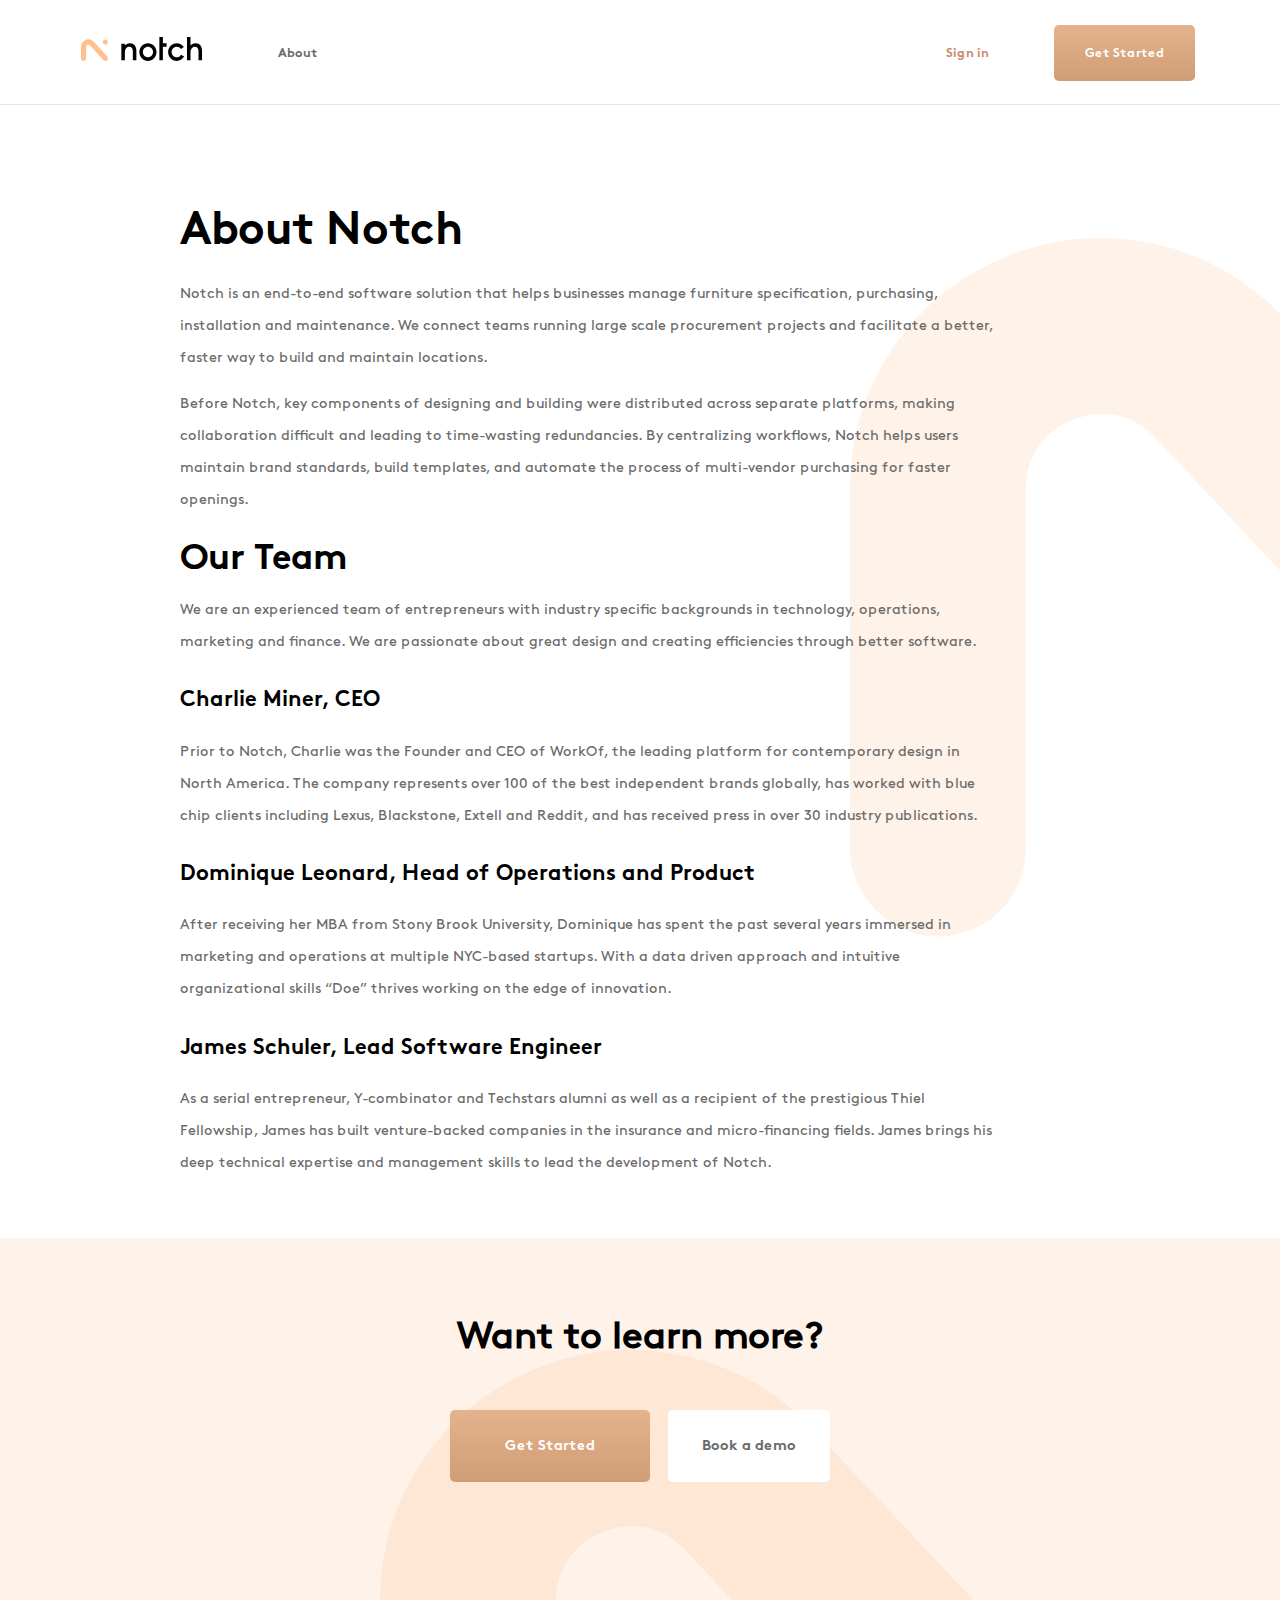
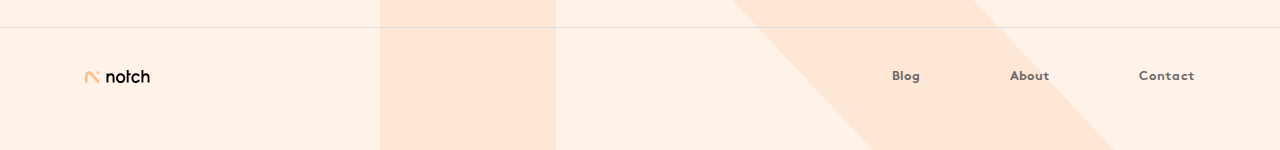
<file: about.html>
<!DOCTYPE html>
<html lang="en">
  <head>
    <meta charset="UTF-8">
    <meta name="viewport" content="width=device-width, initial-scale=1.0">
    <meta http-equiv="X-UA-Compatible" content="ie=edge">
    <meta name="description" content="">
    <title>
Notch - About
</title>

    <link rel="stylesheet" href="css/app.css?v=68872">
    <link rel="icon" href="images/favicon.png">
  </head>
  <body>
    <div id="app">
      

<header class="header pt-3 mt-3">
	<div class="container">
		<div class="row align-items-center">
			<div class="col-6 mt-lg-n1 pl-lg-2">
				<a href="index.html"><img src="images/logo.svg" class="img-fluid mt-n2 ml-lg-1" alt=""></a>
				<nav class="d-inline-block">
					<ul class="nolist list list--main mb-0">
						<li class=""><a href="about.html">About</a></li>
						<!-- <li class="scrollable"><a href="#pricing">Pricing</a></li> -->
					</ul>
				</nav>
			</div>

			<div class="col-6 d-none d-md-inline-block text-right">
				<ul class="nolist list list--second mb-0">
					<li><a href="https://beta.hellonotch.com/" class="text-orange" target="_blank">Sign in</a></li>
					<li><a href="https://beta.hellonotch.com/marketing_invitation" class="btn btn--primary btn--width141 btn--big mt-lg-n1">Get Started</a></li>
				</ul>
			</div>

			<div class="col-6 d-md-none z-index2">
				<div class="header__hamburger ml-auto">
	              <span class="line-menu"></span>
	              <span class="line-menu"></span>
	              <span class="line-menu"></span>
	            </div>
            </div>
        </div><!--row-->
     </div><!--container-->

    <div class="overlay-menu d-block d-lg-none">
      <div class="container">
        <div class="pt-md-5 mt-md-5 px-3 px-md-5 row d-flex justify-content-center flex-column">
          <ul class="nolist d-flex align-items-center justify-content-center pl-0">
			<li class="scrollable d-none"><a href="#features">Features</a></li>
			<li class="scrollable d-none"><a href="#pricing">Pricing</a></li>
			<li><a href="https://beta.hellonotch.com/" class="text-orange" target="_blank">Sign in</a></li>
			<li><a href="https://beta.hellonotch.com/marketing_invitation" class="btn btn--primary btn--width141 btn--big mt-lg-n1">Get Started</a></li>
		</ul>
        </div><!--row-->
      </div><!--container-->
    </div><!--overlay-menu-->
</header>

<div class="overflow-hidden" id="notch-trigger">
  <section class="section section--hero position-relative pt-md-5">
    <div class="container">
      <div class="row">
        <div class="col-xl-4 offset-xl-1 col-lg-5 pt-3 mt-md-5">
          <h1 class="line d-inline-block mt-3 mb-4 mb-md-5 pt-1">About Notch</h1>
        </div><!-- .col-lg-4-->
      </div><!-- .row-->
    </div><!-- .container-->

    <div class="position-absolute position-absolute--letter" id="letter-container">
      <img src="images/notch.svg" alt="" class="img-fluid position-relative">
    </div>
  </section>

  <section class="section mb-5">
    <div class="container">
      <div class="row">
        <div class="col-xl-9 offset-xl-1 col-12">
          <article>
            <p>Notch is an end-to-end software solution that helps businesses manage furniture specification, purchasing, installation and maintenance. We connect teams running large scale procurement projects and facilitate a better, faster way to build and maintain locations.</p>

            <p>Before Notch, key components of designing and building were distributed across separate platforms, making collaboration difficult and leading to time-wasting redundancies. By centralizing workflows, Notch helps users maintain brand standards, build templates, and automate the process of multi-vendor purchasing for faster openings.</p>

            <h2>Our Team</h2>

            <p>We are an experienced team of entrepreneurs with industry specific backgrounds in technology, operations, marketing and finance. We are passionate about great design and creating efficiencies through better software.</p>

            <h3>Charlie Miner, CEO</h3>
            <p>Prior to Notch, Charlie was the Founder and CEO of WorkOf, the leading platform for contemporary design in North America. The company represents over 100 of the best independent brands globally, has worked with blue chip clients including Lexus, Blackstone, Extell and Reddit, and has received press in over 30 industry publications.</p>
            
            <h3>Dominique Leonard, Head of Operations and Product</h3>
            <p>After receiving her MBA from Stony Brook University, Dominique has spent the past several years immersed in marketing and operations at multiple NYC-based startups. With a data driven approach and intuitive organizational skills  “Doe” thrives working on the edge of innovation.</p>
            
            <h3>James Schuler, Lead Software Engineer</h3>
            <p>As a serial entrepreneur, Y-combinator and Techstars alumni as well as a recipient of the prestigious Thiel Fellowship, James has built venture-backed companies in the insurance and micro-financing fields. James brings his deep technical expertise and management skills to lead the development of Notch.</p>
          </article>
        </div>
      </div><!-- .row-->
    </div><!-- .container-->
  </section>

<div class="overflow-hidden">
  <div class="section section--bg-orange section--above-footer position-relative pt-7">
    <div class="position-absolute position-absolute--letter z-index1">
      <img src="images/notch-simple.svg" class="img-fluid" alt="">
    </div>
    <div class="container">
      <div class="row">
        <div class="col-xl-6 offset-xl-3 col-12 text-center normal-paragraph z-index3 mb-lg-7 mt-5 mt-xl-0" id="join">
          <h2 class="fw-regular mb-3">Want to learn more?</h2>
          <div class="mt-5 mb-7 border-less">
            <a href="https://beta.hellonotch.com/marketing_invitation" class="btn btn--primary">Get Started</a>
            <a href="https://calendly.com/notchdemo/30min" class="btn btn--white" target="_blank">Book a demo</a>
          </div>
        </div>
      </div><!-- .row-->
    </div><!--  .container-->
    <footer class="footer z-index2 position-relative">
	<div class="container">
		<div class="row align-items-center">
			<div class="col-xl-1 col-md-2 col-12 text-center text-md-left">
				<a href=""><img src="images/logo.svg" class="img-fluid" alt=""></a>
			</div>

			<div class="col-xl-11 col-md-10 col-12 text-center text-md-right">
				<ul class="nolist list list--main list--footer mt-5 mt-md-0 mb-0">
					<li><a href="https://medium.com/@hellonotch" target="_blank">Blog</a></li>
					<li><a href="about.html">About</a></li>
					<li><a href="contact.html">Contact</a></li>
				</ul>
			</div>
		</div><!-- .row -->
	</div><!-- .container -->
</footer>

  </div>
</div><!-- .overflow-hidden -->

      <div role="banner" class="cookie-banner d-none py-4">
	<div class="container text-center">
		<p>We use cookies to ensure that we give you the best experience on our website. By continuing to browse the site, you are agreeing to our use of cookies.</p>
		<div class="d-flex justify-content-center">
			<a href="#" class="btn btn--primary btn--small mr-4 cookie-banner__accept">Allow Cookies</a>
			<a href="privacy-policy.html" target="_self" id="cn-more-info" class="btn btn--white btn--small">Privacy policy</a>
		</div>
	</div>
</div>
    </div>

    <script src="js/app.js?v=77302"></script>

  </body>
</html>
</file>
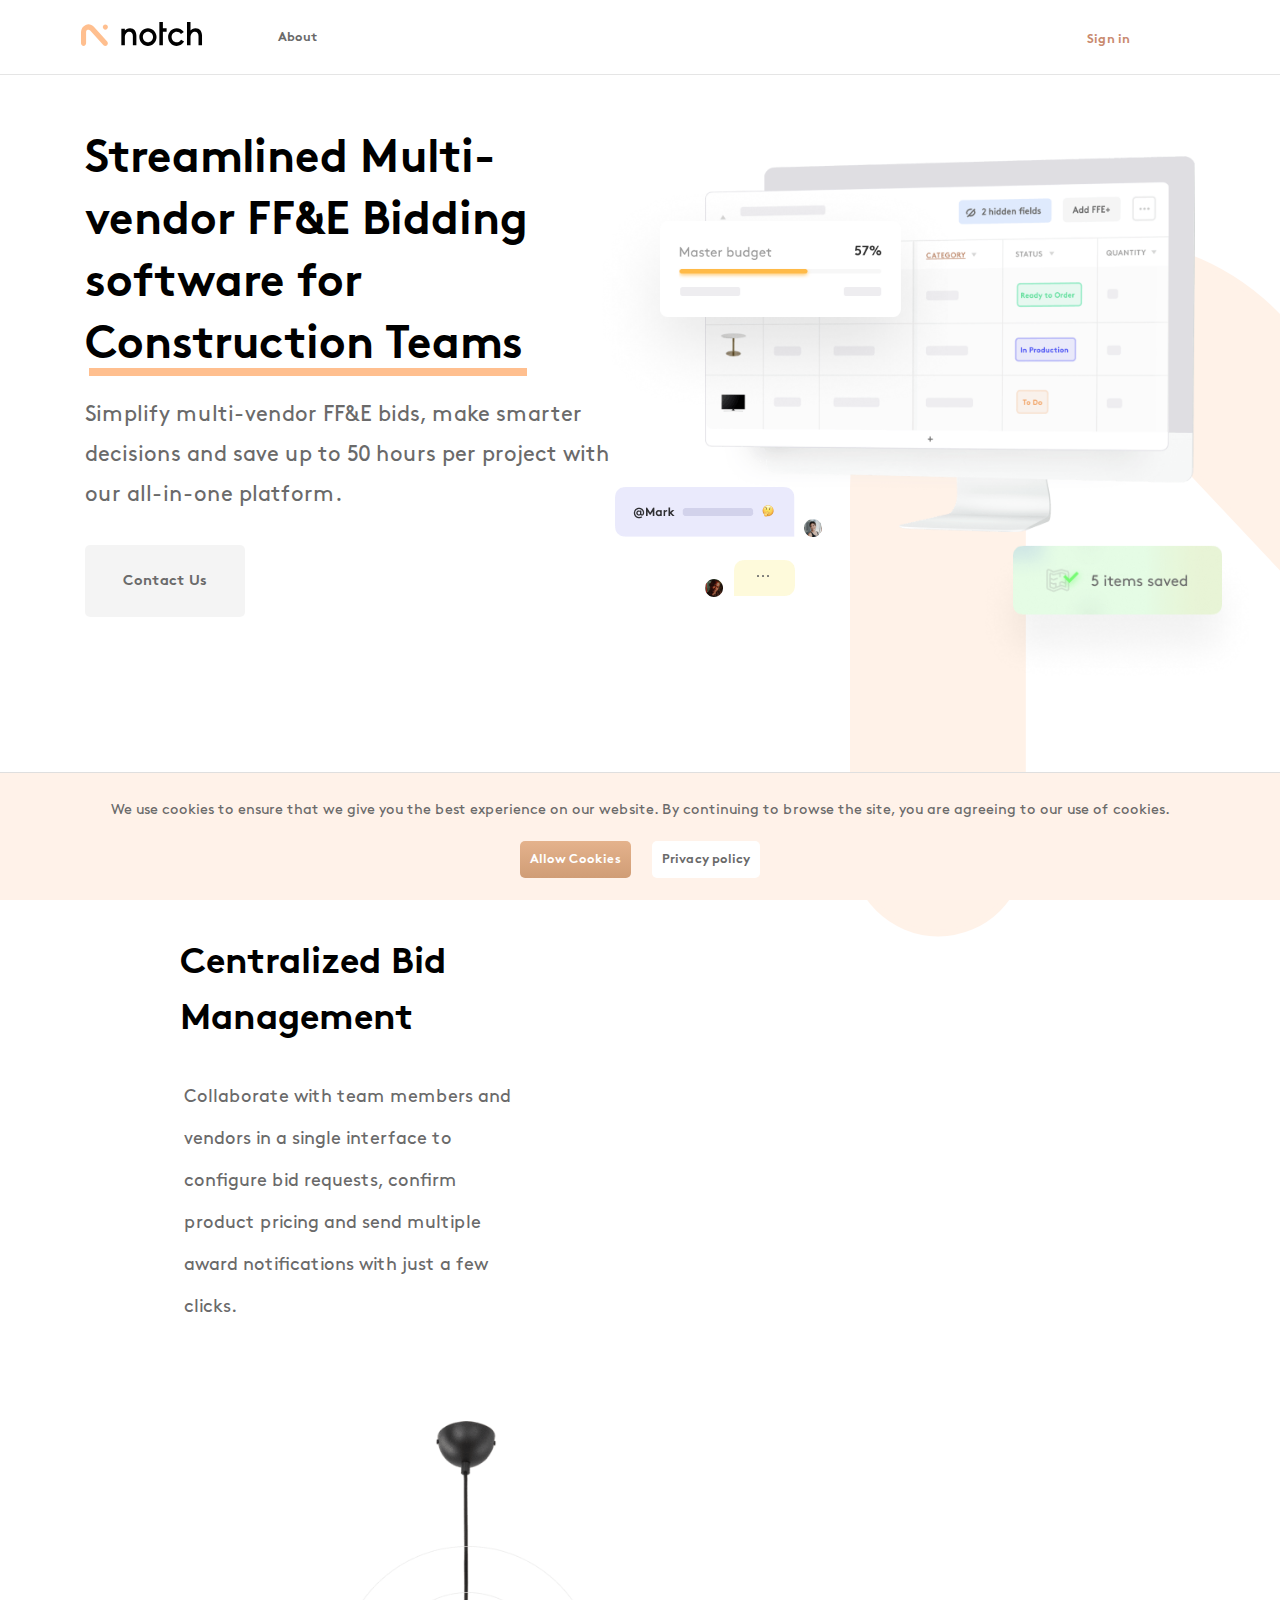
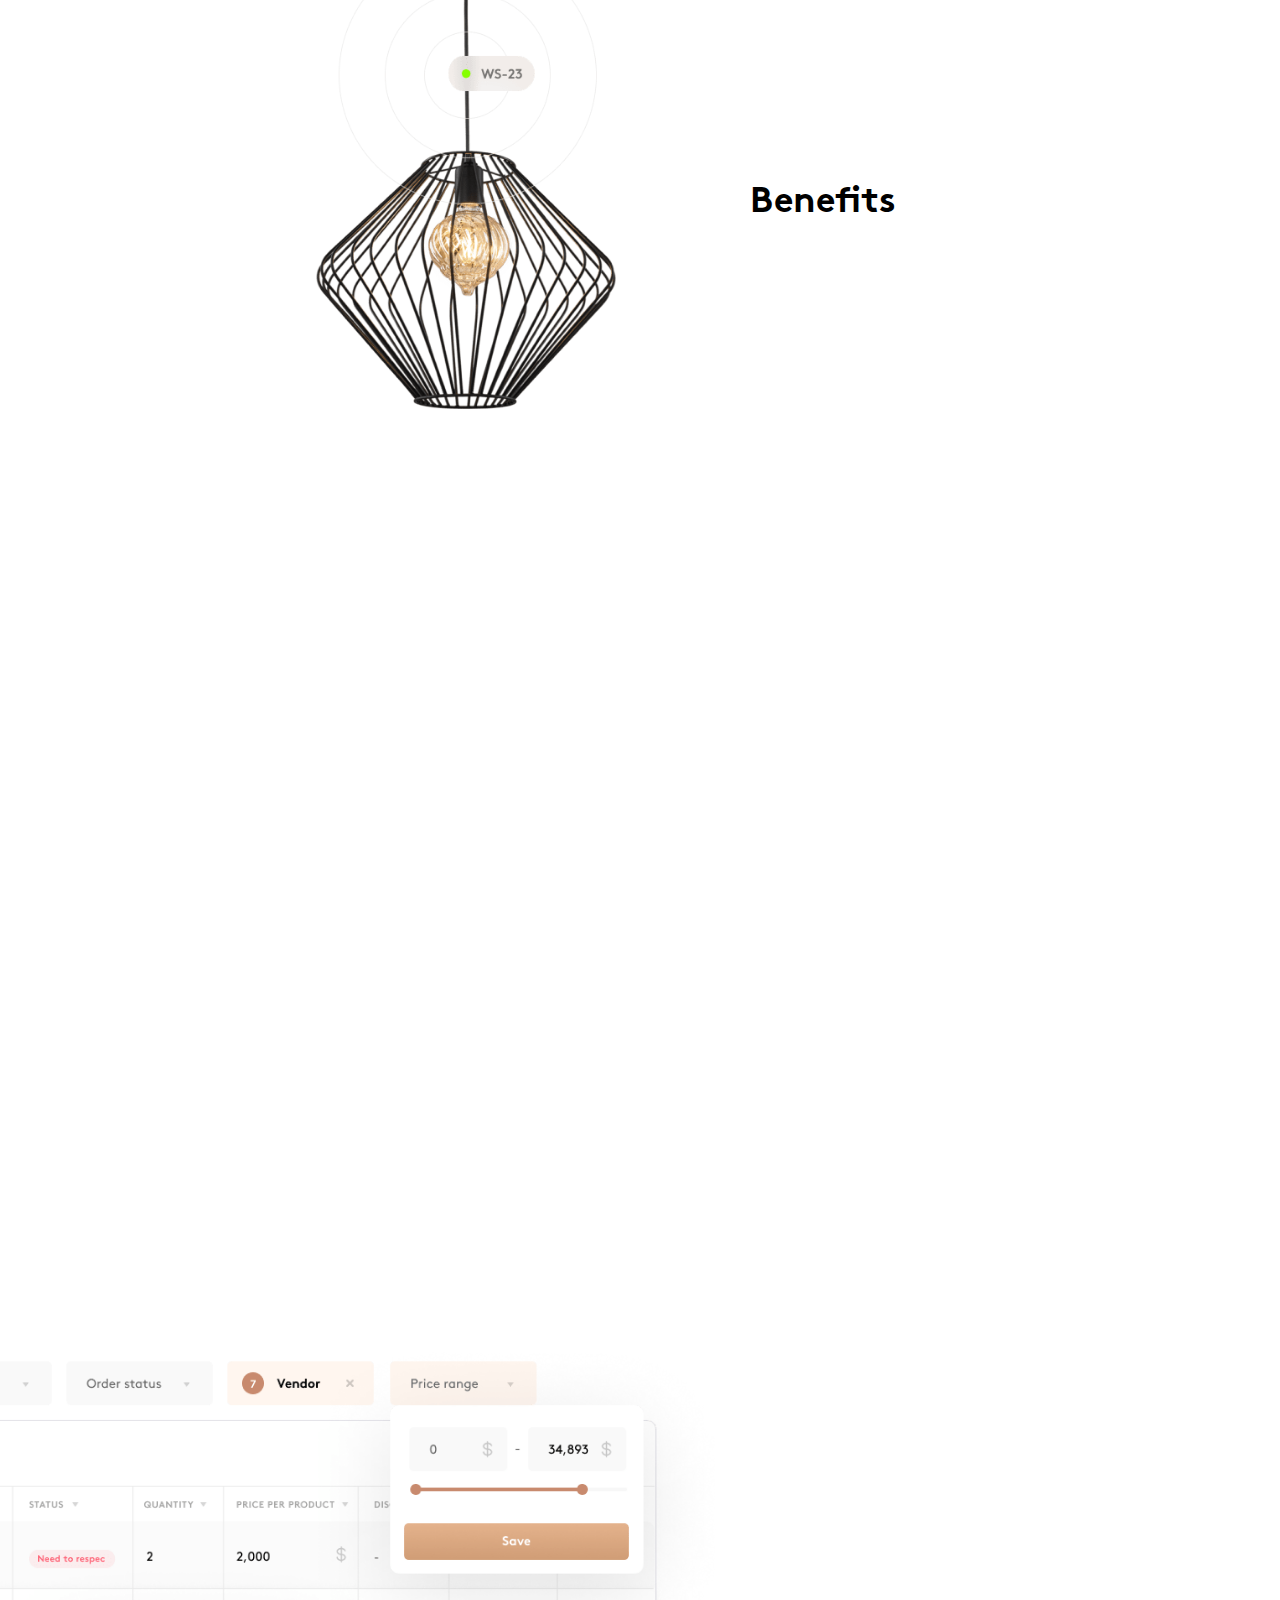
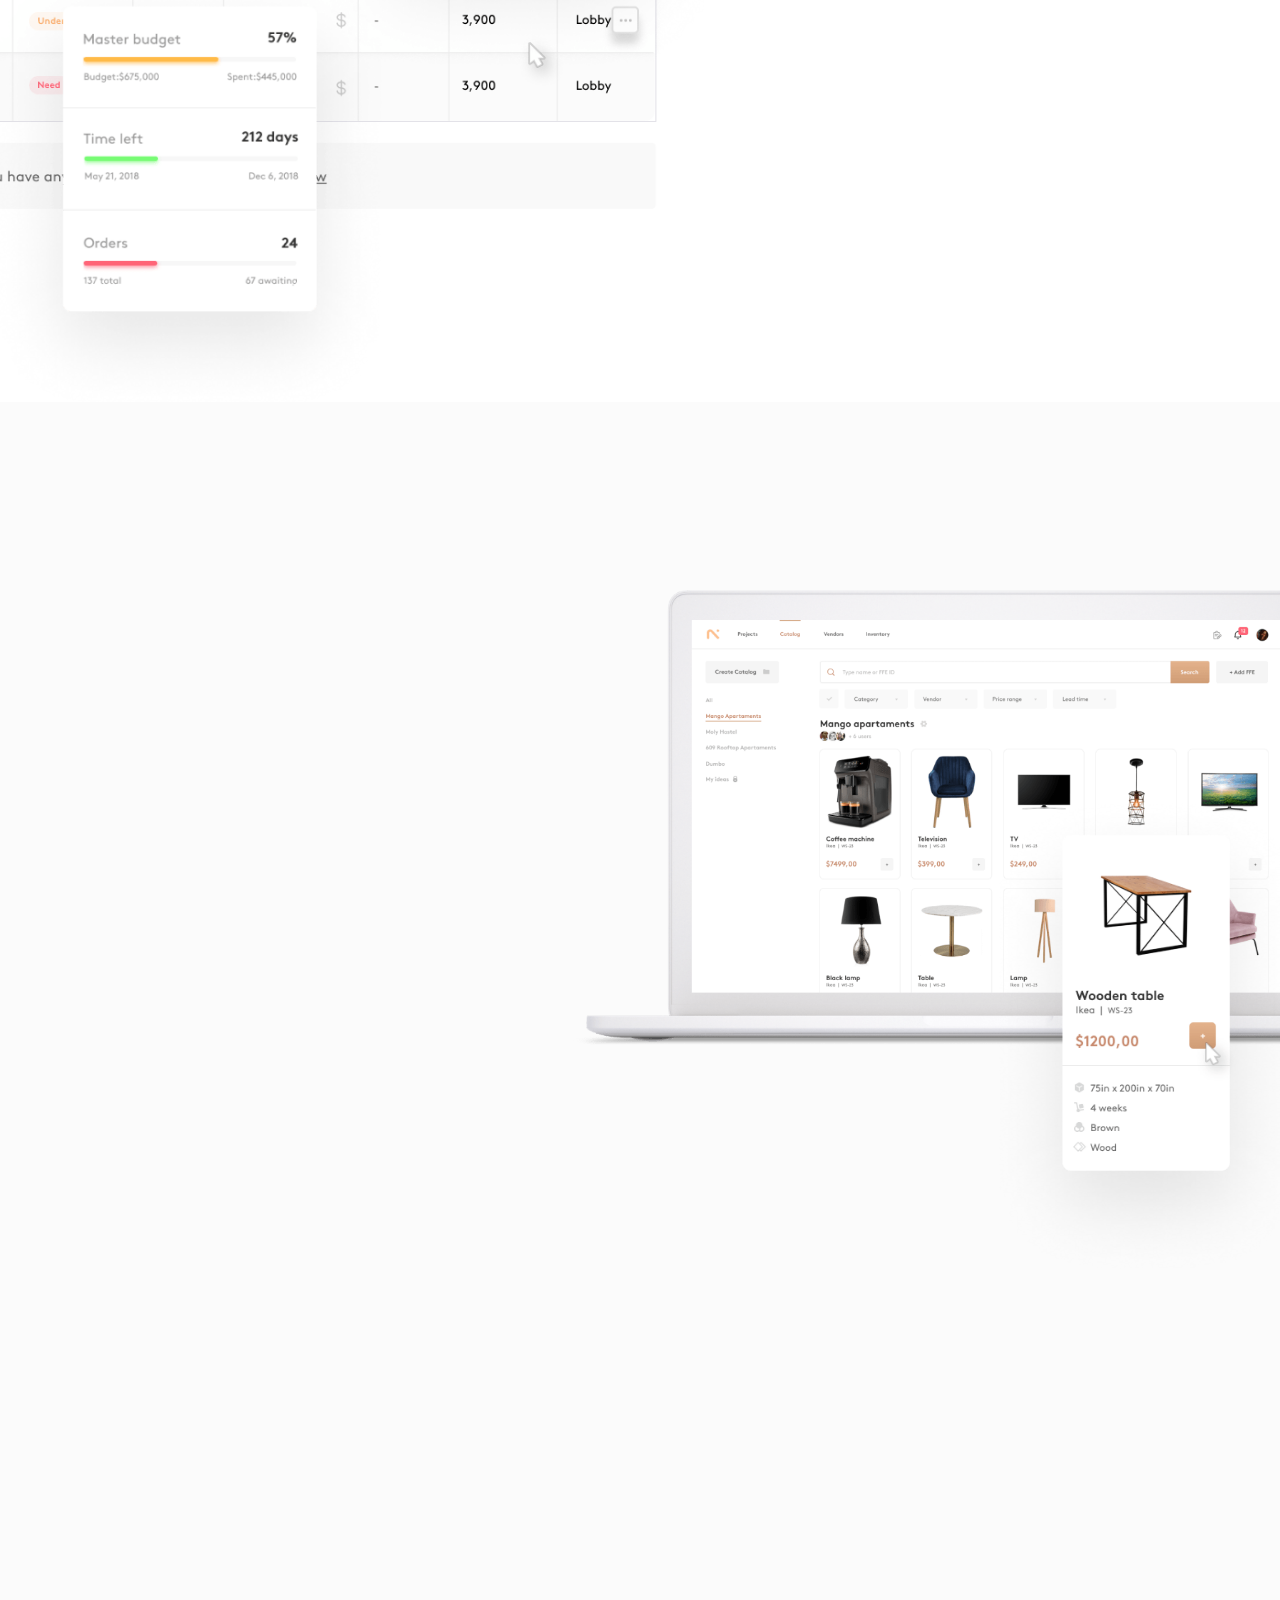
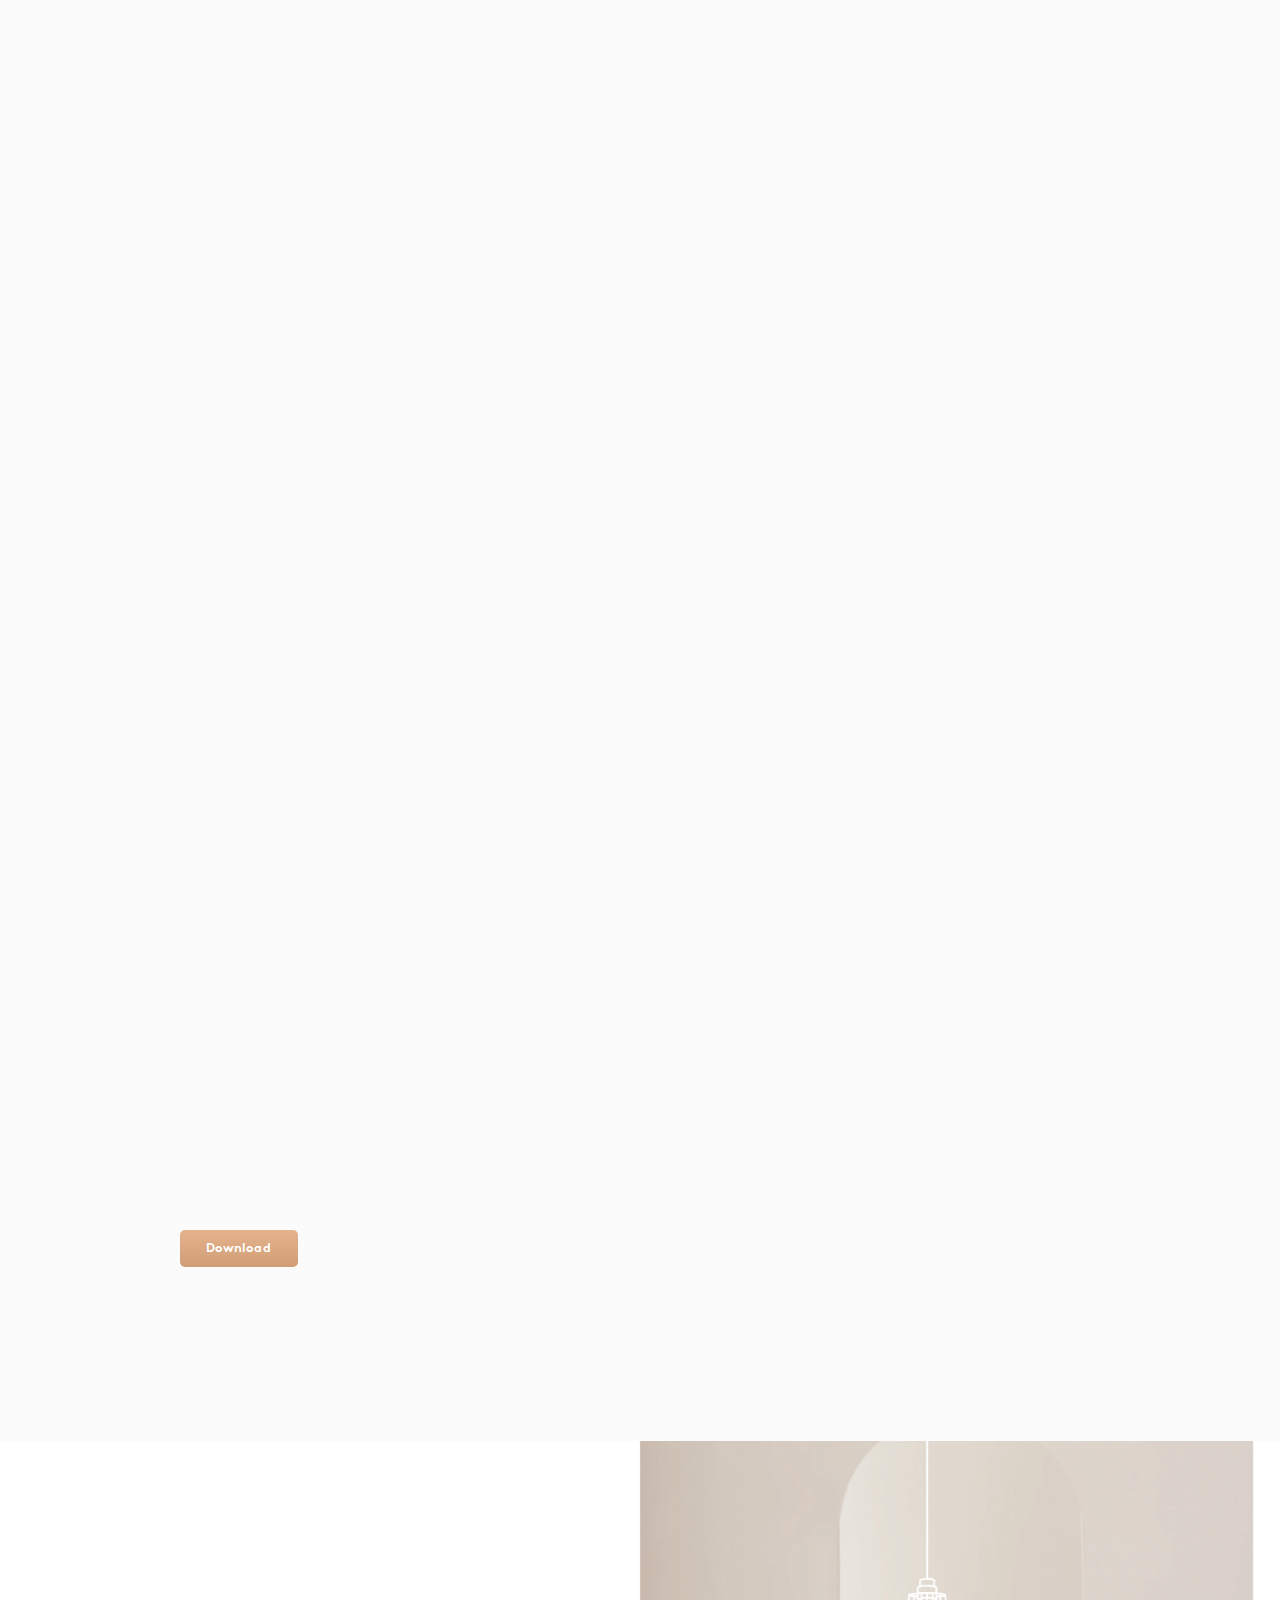
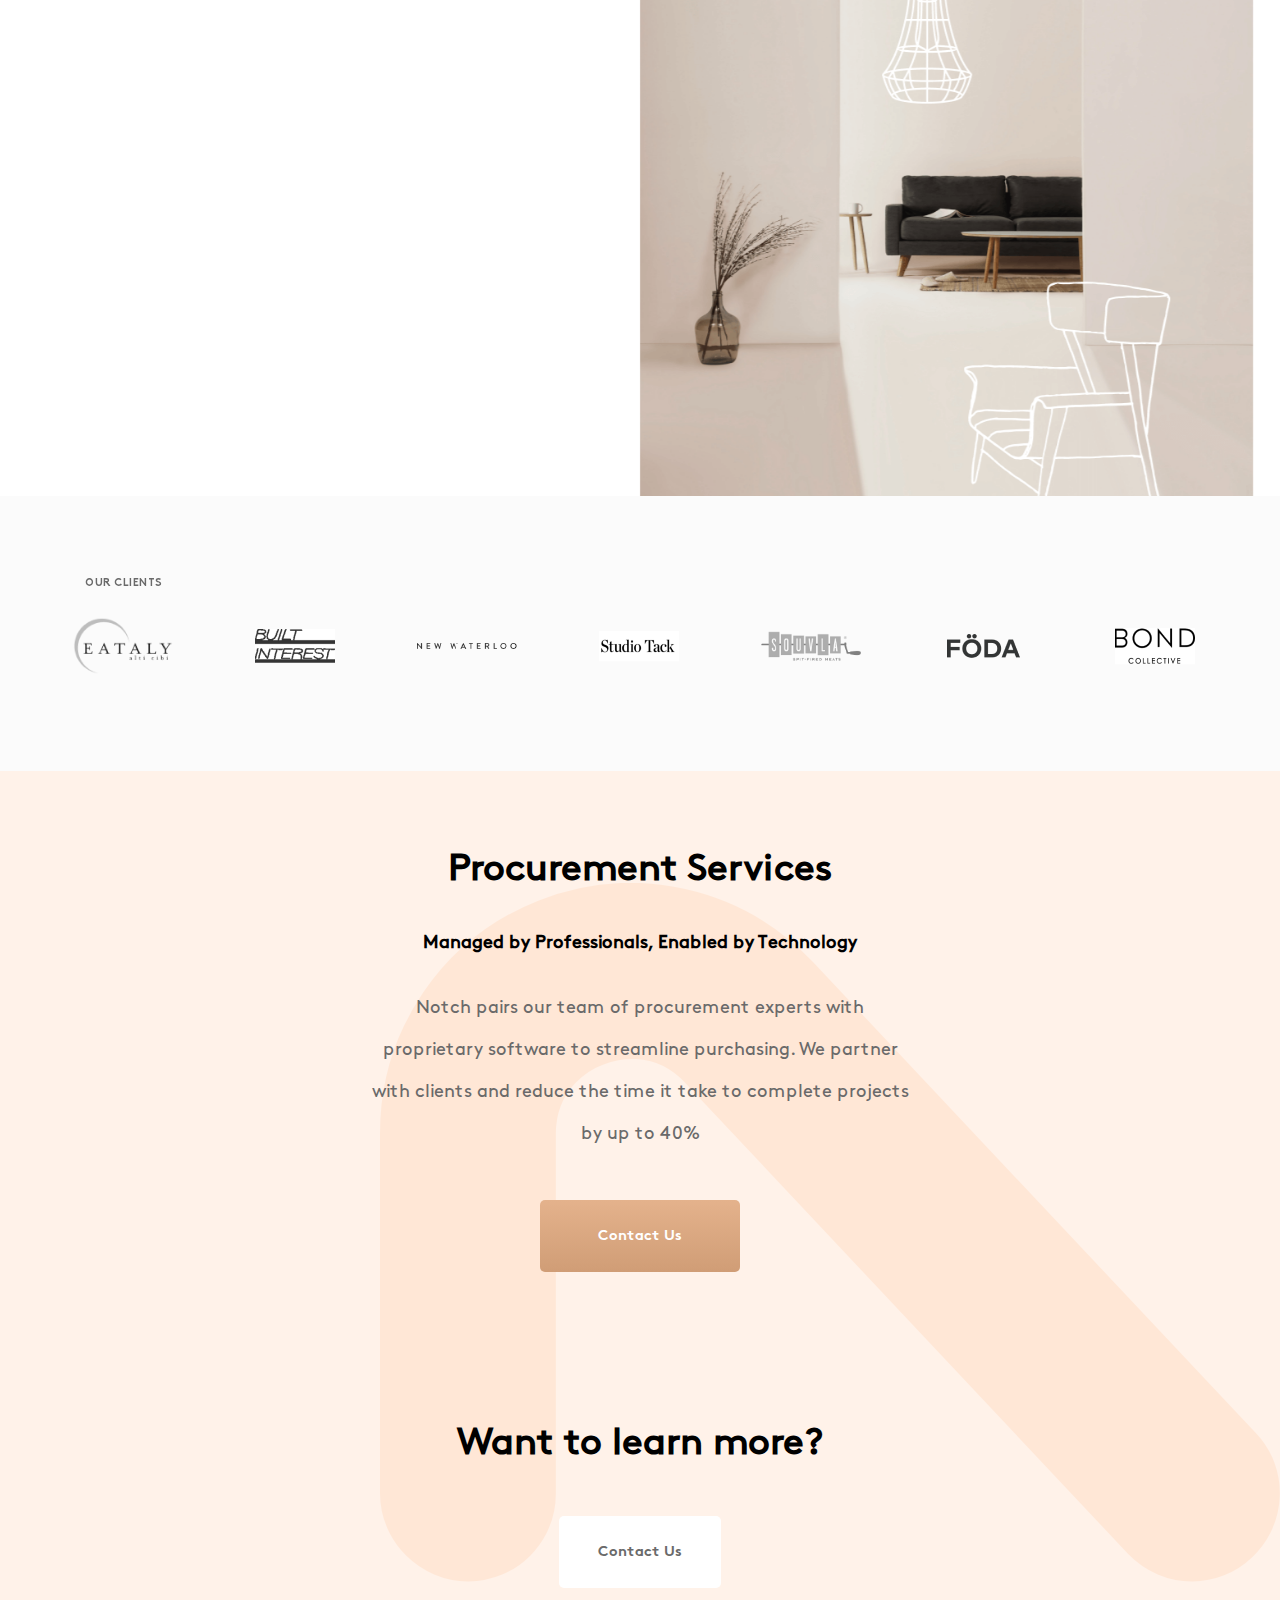
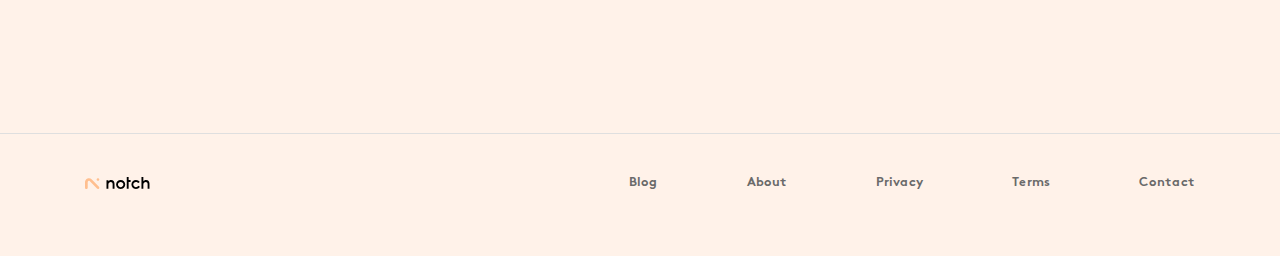
<file: bidding.html>
<!DOCTYPE html>
<html lang="en">

<head>
  <meta charset="UTF-8" />
  <meta name="viewport" content="width=device-width, initial-scale=1.0" />
  <meta http-equiv="X-UA-Compatible" content="ie=edge" />
  <meta name="description" content="" />
  <title>Notch</title>

  <link rel="stylesheet" href="css/app.css?v=81481" />
  <link rel="icon" href="images/favicon.png" />
  <!-- Global site tag (gtag.js) - Google Analytics -->
  <script async src="https://www.googletagmanager.com/gtag/js?id=UA-175042901-1"></script>
  <script>
    window.dataLayer = window.dataLayer || [];

    function gtag() {
      dataLayer.push(arguments);
    }

    gtag("js", new Date());
    gtag("config", "UA-175042901-1");
  </script>
</head>

<body>
  <div id="app">
    <header class="header pt-3 mt-3">
      <div class="container">
        <div class="row align-items-center">
          <div class="col-6 mt-lg-n1 pl-lg-2">
            <a href="index.html"><img src="images/logo.svg" class="img-fluid mt-n2 ml-lg-1" alt="" /></a>
            <nav class="d-inline-block">
              <ul class="nolist list list--main mb-0">
                <li class=""><a href="about.html">About</a></li>
                <!-- <li class="scrollable"><a href="#pricing">Pricing</a></li> -->
              </ul>
            </nav>
          </div>

          <div class="col-6 d-none d-md-inline-block text-right">
            <ul class="nolist list list--second mb-0">
              <li>
                <a href="https://app.hellonotch.com/" class="text-orange" target="_blank">Sign in</a>
              </li>
              <li>
              </li>
            </ul>
          </div>

          <div class="col-6 d-md-none z-index2">
            <div class="header__hamburger ml-auto">
              <span class="line-menu"></span>
              <span class="line-menu"></span>
              <span class="line-menu"></span>
            </div>
          </div>
        </div>
        <!--row-->
      </div>
      <!--container-->

      <div class="overlay-menu d-block d-lg-none">
        <div class="container">
          <div class="pt-md-5 mt-md-5 px-3 px-md-5 row d-flex justify-content-center flex-column">
            <ul class="nolist d-flex align-items-center justify-content-center pl-0">
              <li class="scrollable d-none">
                <a href="#features">Features</a>
              </li>
              <li class="scrollable d-none">
                <a href="#pricing">Pricing</a>
              </li>
              <li>
                <a href="https://app.hellonotch.com/" class="text-orange" target="_blank">Sign in</a>
              </li>
              <li>
              </li>
            </ul>
          </div>
          <!--row-->
        </div>
        <!--container-->
      </div>
      <!--overlay-menu-->
    </header>

    <div class="overflow-hidden" id="notch-trigger">
      <section class="section section--hero position-relative pt-md-5">
        <div class="container">
          <div class="row">
            <div class="col-xl-6 col-lg-5 mt-md-4 mt-xl-5 section__content">
              <h1 class="line mt-xl-0 mt-3 mb-4 mb-md-5 pt-1 pr-xl-7">
                Streamlined Multi-vendor FF&E Bidding software for
                <span>Construction Teams</span>
              </h1>
              <div class="medium-paragraph pt-1">
                <p>
                  Simplify multi-vendor FF&E bids,
                  make smarter decisions and save up to 50 hours per
                  project with our all-in-one platform.
                </p>
              </div>
              <div class="mt-4 mt-md-5 pt-md-3 section__btn">
                <a href="mailto:team@hellonotch.com" class="btn btn--secondary">Contact Us</a>
              </div>
            </div>
            <!-- .col-lg-4-->

            <div class="col-xl-5 col-lg-6 offset-lg-1 col-12 position-relative">
              <div class="d-none d-lg-block">
                <div class="position-absolute position-absolute--first">
                  <img src="images/pic/hero1.png" srcset="
                        images/pic/hero1@2x.png 2x,
                        images/pic/hero1.png    1x
                      " alt="" class="img-fluid scroll-parallax" data-level="1" />
                </div>

                <div class="position-absolute position-absolute--second scroll-parallax" data-level="1">
                  <img src="images/pic/hero1b.png" srcset="
                        images/pic/hero1b@2x.png 2x,
                        images/pic/hero1b.png    1x
                      " alt="" class="img-fluid" />
                  <p class="saving">
                    <span>.</span><span>.</span><span>.</span>
                  </p>
                </div>

                <div class="position-absolute position-absolute--third">
                  <img src="images/pic/hero.png" srcset="images/pic/hero@2x.png 2x, images/pic/hero.png 1x" alt=""
                    class="img-fluid scroll-parallax" data-level="2" />
                </div>

                <div class="position-absolute position-absolute--fourth">
                  <img src="images/pic/hero3.png" srcset="
                        images/pic/hero3@2x.png 2x,
                        images/pic/hero3.png    1x
                      " alt="" class="img-fluid scroll-parallax" data-level="1" />
                </div>

                <div class="position-absolute position-absolute--sixth">
                  <img src="images/pic/hero5.png" srcset="
                        images/pic/hero5@2x.png 2x,
                        images/pic/hero5.png    1x
                      " alt="" class="img-fluid scroll-parallax" data-level="3" />
                </div>
              </div>
              <!-- .d-block-->

              <div class="d-lg-none mt-5 pt-5">
                <img src="images/pic/hero-mobile.png" srcset="
                      images/pic/hero-mobile@2x.png 2x,
                      images/pic/hero-mobile.png    1x
                    " alt="" class="img-fluid" />
              </div>
            </div>
          </div>
          <!-- .row-->
        </div>
        <!-- .container-->

        <div class="position-absolute position-absolute--letter" id="letter-container">
          <img src="images/notch.svg" alt="" class="img-fluid position-relative" />
        </div>
      </section>

      <section class="section centralized">
        <div class="container">
          <div class="row">
            <div class="col-xl-4 offset-xl-1 col-lg-5 col-12">
              <h2>Centralized Bid Management</h2>
              <div class="normal-paragraph mt-3 mt-md-4 ml-md-1 pt-2">
                <p>
                  Collaborate with team members and vendors in a single interface
                  to configure bid requests, confirm product pricing and send multiple award notifications with
                  just a few clicks.
                </p>
              </div>
              <!-- .normal-->
            </div>

            <div class="col-lg-5 offset-lg-2 col-12 large-paragraph position-relative px-lg-5">
              <div class="d-none d-lg-block">
                <div class="position-relative text-center animated" data-fx="fadein" data-time="750">
                  <img src="images/pic/ellipse2.png" srcset="
                        images/pic/ellipse2@2x.png 2x,
                        images/pic/ellipse2.png    1x
                      " alt="" class="img-fluid" />

                  <div
                    class="position-absolute position-absolute--centralized position-absolute--centralized__1 floating floating--6s">
                    <img src="images/transit.svg" alt="" class="img-fluid" />
                    <p>Procurement</p>
                  </div>

                  <div
                    class="position-absolute position-absolute--centralized position-absolute--centralized__2 floating floating--4s">
                    <img src="images/truck.svg" alt="" class="img-fluid" />
                    <p>Logistics</p>
                  </div>

                  <div
                    class="position-absolute position-absolute--centralized position-absolute--centralized__3 floating floating--5s">
                    <img src="images/warehouse.svg" alt="" class="img-fluid" />
                    <p>Warehousing</p>
                  </div>

                  <div
                    class="position-absolute position-absolute--centralized position-absolute--centralized__4 floating floating--6s">
                    <img src="images/tools.svg" alt="" class="img-fluid" />
                    <p>Installation</p>
                  </div>

                  <div
                    class="position-absolute position-absolute--centralized position-absolute--centralized__5 floating floating--4s">
                    <img src="images/design.svg" alt="" class="img-fluid" />
                    <p>Design</p>
                  </div>

                  <div
                    class="position-absolute position-absolute--centralized position-absolute--centralized__6 position-absolute--centralized__shadow floating floating--5s">
                    <img src="images/planning.svg" alt="" class="img-fluid" />
                    <p>Planning</p>
                  </div>

                  <div class="position-absolute position-absolute--nineth animated" data-fx="fadein" data-time="1050">
                    <img src="images/pic/l-small-2.png" srcset="
                          images/pic/l-small-2@2x.png 2x,
                          images/pic/l-small-2.png    1x
                        " alt="" class="img-fluid" />
                  </div>
                </div>
              </div>
              <!-- .lg-block-->

              <div class="d-lg-none mt-5">
                <img src="images/pic/centralized.png" srcset="
                      images/pic/centralized@2x.png 2x,
                      images/pic/centralized.png    1x
                    " alt="" class="img-fluid" />
              </div>
            </div>
          </div>
          <!-- .row-->
        </div>
        <!-- .container-->
      </section>
      <section class="section section--benefits pt-5">
        <div class="container">
          <div class="row pt-3">
            <div class="col-xl-7 col-lg-6 position-relative">
              <div class="d-none d-lg-block">
                <div class="position-absolute position-absolute--tenth">
                  <img src="images/pic/section1.png" srcset="
                        images/pic/section1@2x.png 2x,
                        images/pic/section1.png    1x
                      " alt="" class="img-fluid" />
                </div>

                <div class="position-absolute position-absolute--eleventh">
                  <img src="images/pic/section2.png" srcset="
                        images/pic/section2@2x.png 2x,
                        images/pic/section2.png    1x
                      " alt="" class="img-fluid" />
                </div>
              </div>
              <!-- .none-->
            </div>

            <div class="col-xl-5 col-lg-6 large-paragraph mt-lg-5 pt-lg-5">
              <h2 class="mt-lg-5 mb-4 pt-5 pb-3">Benefits</h2>

              <div class="d-lg-none mt-5">
                <img src="images/pic/section-mobile.png" srcset="
                      images/pic/section-mobile@2x.png 2x,
                      images/pic/section-mobile.png    1x
                    " alt="" class="img-fluid" />
              </div>

              <div class="mb-5 pb-lg-4 animated" data-fx="fadeinup" data-time="350">
                <p>
                  <span class="line-small d-inline-block"><b>Centralized Bid Management: </b></span>
                  <br class="d-none d-lg-block" />Organize bid details, documents
                  <br class="d-none d-lg-block" />and pricing in one intuitive
                  <br class="d-none d-lg-block" />dashboard
                </p>
              </div>

              <div class="mb-5 pb-lg-4 pt-1 animated" data-fx="fadeinup" data-time="550">
                <p>
                  <span class="line-small d-inline-block">
                    <b>Fast Multi-Vendor Coordination:</b>
                  </span><br class="d-none d-lg-block" />
                  Send, receive and compare bids
                  <br class="d-none d-lg-block" />from multiple vendors with ease
                </p>
              </div>

              <div class="mb-5 pb-lg-4 animated" data-fx="fadeinup" data-time="750">
                <p>
                  <span class="line-small d-inline-block"><b>Customize Bid Requirments:</b></span>
                  <br class="d-none d-lg-block" />Share project specifications,
                  <br class="d-none d-lg-block" />request documents
                  <br class="d-none d-lg-block" />and ensure vendors have all
                  <br class="d-none d-lg-block" />the information they need
                  <br class="d-none d-lg-block" />to submit accurate bids
                </p>
              </div>

              <div class="mb-5 pb-lg-4 animated" data-fx="fadeinup" data-time="750">
                <p>
                  <span class="line-small d-inline-block"><b>Smart Decision Tools: </b></span>
                  <br class="d-none d-lg-block" />Consolidate vendor bids
                  <br class="d-none d-lg-block" />to compare pricing and
                  <br class="d-none d-lg-block" />product availability in a single
                  <br class="d-none d-lg-block" />intuitive view
                </p>
              </div>

              <div class="mb-5 pb-lg-4 animated" data-fx="fadeinup" data-time="750">
                <p>
                  <span class="line-small d-inline-block"><b>Streamline Communications: </b></span>
                  <br class="d-none d-lg-block" />Easily and quickly notify
                  <br class="d-none d-lg-block" />vendors in a just a few clicks
                  <br class="d-none d-lg-block" />with centralized email
                  <br class="d-none d-lg-block" />distribution and bit status views
                </p>
              </div>

            </div>
          </div>
          <!-- .row-->
        </div>
        <!-- .container-->
      </section>
    </div>
    <!-- .overflow-hidden -->
    <section class="section section--bg-gray section--feature py-3 py-sm-4 py-lg-5" id="features">
      <div class="position-relative">
        <div class="container">
          <div class="row">
            <div class="col-xl-3 offset-xl-1 col-12 my-4 my-md-5 pt-lg-4 pb-lg-5">
              <h2 class="mt-2 pb-3 animated" data-fx="fadeinup" data-time="350">
                Features
              </h2>

              <div class="d-xl-none mr-n4">
                <img src="images/pic/laptop-mobile.png" srcset="
                      images/pic/laptop-mobile@2x.png 2x,
                      images/pic/laptop-mobile.png    1x
                    " alt="" class="img-fluid" />
              </div>
              <!-- .none-->

              <div class="mb-4 mb-md-5 pb-lg-3 animated" data-fx="fadeinup" data-time="550" id="feat1">
                <h4 class="mb-1">Catalog</h4>
                <p>
                  Download our Chrome extension
                  <a href="https://chrome.google.com/webstore/detail/notch/dagepcmigmkadpegobnbjkjfedbacmoi"
                    target="_blank">here</a>
                  to easily grab technical information off the web and build
                  product catalog specific to teams, regions or groups
                </p>
              </div>
              <div class="mb-4 mb-md-5 pb-lg-3 animated" data-fx="fadeinup" data-time="550" id="feat2">
                <h4 class="mb-1">Vendor Management</h4>
                <p>
                  Build a centralized database of vendors to maintain payment
                  terms, agreements, production capabilities and pricing
                  discounts
                </p>
              </div>
              <div class="mb-4 mb-md-5 pb-lg-3 animated" data-fx="fadeinup" data-time="550" id="feat3">
                <h4 class="mb-1">Space Planning</h4>
                <p>
                  Create projects, upload floor plans, tag items and
                  collaborate with team members to generate spec packages
                </p>
              </div>
              <div class="mb-4 mb-md-5 pb-lg-3 animated" data-fx="fadeinup" data-time="550" id="feat4">
                <h4 class="mb-1">Project Budget</h4>
                <p>
                  Real time budget updating tools allow decision makers to
                  easily manage spending across projects
                </p>
              </div>
              <div class="mb-4 mb-md-5 pb-lg-3 animated" data-fx="fadeinup" data-time="550" id="feat5">
                <h4 class="mb-1">Centralize Approvals</h4>
                <p>
                  Track and maintain budget approvals from key stakeholders
                </p>
              </div>
              <div class="mb-4 mb-md-5 pb-lg-3 animated" data-fx="fadeinup" data-time="550" id="feat6">
                <h4 class="mb-1">RFQs and Ordering</h4>
                <p>
                  Easily send bids to multiple vendors, receive quotes, issue
                  purchase orders and track shipments in a single dashboard
                </p>
              </div>
              <div class="mb-4 mb-md-5 pb-lg-3 animated" data-fx="fadeinup" data-time="550" id="feat7">
                <h4 class="mb-1">Inventory Management</h4>
                <p>
                  Confirm receipt, ensure quality assurance and monitor
                  inventory assets across warehouses and locations.
                </p>
              </div>
              <div class="mb-4 mb-md-5 pb-lg-3 animated" data-fx="fadeinup" data-time="550" id="feat8">
                <h4 class="mb-1">Punch List</h4>
                <p>
                  Track issues during installation, easily identify problems
                  on the floor plan and assign items to the relevant team for
                  resolution
                </p>
              </div>
              <div class="pb-2 animated" data-fx="fadeinup" data-time="550" id="feat9">
                <h4 class="mb-1">Chrome extension</h4>
                <p>
                  Download our Chrome Extension to easily grab product data
                  from any website and save it to your project.
                </p>
              </div>
              <a href="https://chrome.google.com/webstore/detail/notch/dagepcmigmkadpegobnbjkjfedbacmoi"
                class="btn btn--primary btn--small btn--width118 mt-1 mb-3 mb-md-0 mb-lg-5" target="_blank">Download</a>
            </div>
            <!-- .col-->
            <div class="col-lg-8 position-static">
              <div class="section--feature__container position-absolute d-none d-xl-block">
                <div class="position-sticky mb-7">
                  <div class="section--feature__bg-laptop position-relative">
                    <img src="images/pic/laptop1.png" srcset="
                          images/pic/laptop1@2x.png 2x,
                          images/pic/laptop1.png    1x
                        " alt="" class="feat-img feat-img--one img-fluid" />
                    <img src="images/pic/laptop3.png" srcset="
                          images/pic/laptop3@2x.png 2x,
                          images/pic/laptop3.png    1x
                        " alt="" class="feat-img feat-img--two feat-img--hide img-fluid position-absolute" />
                    <img src="images/pic/laptop4.png" srcset="
                          images/pic/laptop4@2x.png 2x,
                          images/pic/laptop4.png    1x
                        " alt="" class="feat-img feat-img--three feat-img--hide img-fluid position-absolute" />
                    <img src="images/pic/laptop5.png" srcset="
                          images/pic/laptop5@2x.png 2x,
                          images/pic/laptop5.png    1x
                        " alt="" class="feat-img feat-img--four feat-img--hide img-fluid position-absolute" />
                    <img src="images/pic/laptop7.png" srcset="
                          images/pic/laptop7@2x.png 2x,
                          images/pic/laptop7.png    1x
                        " alt="" class="feat-img feat-img--five feat-img--hide img-fluid position-absolute" />
                    <img src="images/pic/laptop8.png" srcset="
                          images/pic/laptop8@2x.png 2x,
                          images/pic/laptop8.png    1x
                        " alt="" class="feat-img feat-img--six feat-img--hide img-fluid position-absolute" />
                    <img src="images/pic/laptop9.png" srcset="
                          images/pic/laptop9@2x.png 2x,
                          images/pic/laptop9.png    1x
                        " alt="" class="feat-img feat-img--seven feat-img--hide img-fluid position-absolute" />
                    <img src="images/pic/laptop10.png" srcset="
                          images/pic/laptop10@2x.png 2x,
                          images/pic/laptop10.png    1x
                        " alt="" class="feat-img feat-img--eight feat-img--hide img-fluid position-absolute" />
                    <img src="images/pic/laptop11.png" srcset="
                          images/pic/laptop11@2x.png 2x,
                          images/pic/laptop11.png    1x
                        " alt="" class="feat-img feat-img--nine feat-img--hide img-fluid position-absolute" />

                    <img src="images/pic/laptop2.png" srcset="
                          images/pic/laptop2@2x.png 2x,
                          images/pic/laptop2.png    1x
                        " alt="" class="img-fluid position-absolute img-absolute" />
                    <img src="images/pic/laptop6.png" srcset="
                          images/pic/laptop6@2x.png 2x,
                          images/pic/laptop6.png    1x
                        " alt="" class="img-fluid position-absolute img-absolute2 img-absolute--hide" />
                  </div>
                </div>
              </div>
            </div>
          </div>
          <!-- .row-->
        </div>
        <!-- .container-->
      </div>
      <!-- .position-relative-->
    </section>
    <section class="section overflow-hidden">
      <div class="container">
        <div class="row align-items-center">
          <div class="col-xl-4 offset-xl-1 col-lg-5 col-12 testimonial py-3 py-lg-0 my-5 my-lg-0 animated"
            data-fx="fadeinup" data-time="550">
            <img src="images/logo/built.png" class="img-fluid mb-4 pb-xl-3" alt="" />
            <blockquote class="mb-xl-5 mb-4">
              "Procurement is integral now, and Notch's intuitive interface
              powered by consistent software upgrades make the process more
              seamless than ever. Ultimately if your goal is to build
              thoughtful places and deliver value, Notch is essential."
            </blockquote>
            <div class="d-flex align-items-center">
              <img src="images/pic/person.png" srcset="images/pic/person@2x.png 2x, images/pic/person.png 1x" alt=""
                class="img-fluid mr-3 pr-1" />
              <div>
                <span class="testimonial__author d-block">Laura Mueller-Soppart</span>
                <span class="testimonial__business d-block">Founder & CEO, Built Interest</span>
              </div>
            </div>
          </div>
          <!-- .col-->
          <div class="col-xl-6 offset-xl-1 col-lg-7 pl-xl-0 pr-0 pr-xl-3 d-none d-lg-block">
            <div class="mr-xl-n6 mb-xl-n7">
              <img src="images/pic/testimonial.png" srcset="
                    images/pic/testimonial@2x.png 2x,
                    images/pic/testimonial.png    1x
                  " alt="" class="img-fluid" />
            </div>
          </div>
          <!-- .col-->
        </div>
        <!-- .row-->
      </div>
      <!-- .container-->
    </section>
    <section class="section section--bg-gray py-3 py-lg-5 overflow-hidden">
      <div class="container">
        <div class="row">
          <div class="col-12">
            <div class="client mb-5 mt-4 pt-3 pb-1">
              <h5 class="text-uppercase mb-4">our clients</h5>
              <div class="client__wrapper d-flex align-items-center justify-content-between">
                <div class="client__item d-flex justify-content-center align-items-center">
                  <a href="">
                    <img src="images/logo/logo1.png" srcset="
                          images/logo/logo1@2x.png 2x,
                          images/logo/logo1.png    1x
                        " alt="" class="img-fluid" />
                  </a>
                </div>
                <!-- .item-->
                <div class="client__item d-flex justify-content-center align-items-center">
                  <a href="">
                    <img src="images/logo/logo2.png" srcset="
                          images/logo/logo2@2x.png 2x,
                          images/logo/logo2.png    1x
                        " alt="" class="img-fluid" />
                  </a>
                </div>
                <!-- .item-->
                <div class="client__item d-flex justify-content-center align-items-center">
                  <a href="">
                    <img src="images/logo/logo3.png" srcset="
                          images/logo/logo3@2x.png 2x,
                          images/logo/logo3.png    1x
                        " alt="" class="img-fluid" />
                  </a>
                </div>
                <!-- .item-->
                <div class="client__item d-flex justify-content-center align-items-center">
                  <a href="">
                    <img src="images/logo/logo4.png" srcset="
                          images/logo/logo4@2x.png 2x,
                          images/logo/logo4.png    1x
                        " alt="" class="img-fluid" />
                  </a>
                </div>
                <!-- .item-->
                <div class="client__item d-flex justify-content-center align-items-center">
                  <a href="">
                    <img src="images/logo/logo5.png" srcset="
                          images/logo/logo5@2x.png 2x,
                          images/logo/logo5.png    1x
                        " alt="" class="img-fluid" />
                  </a>
                </div>
                <!-- .item-->
                <div class="client__item d-flex justify-content-center align-items-center">
                  <a href="">
                    <img src="images/logo/logo6.png" srcset="
                          images/logo/logo6@2x.png 2x,
                          images/logo/logo6.png    1x
                        " alt="" class="img-fluid" />
                  </a>
                </div>
                <!-- .item-->
                <div class="client__item d-flex justify-content-center align-items-center">
                  <a href="">
                    <img src="images/logo/logo6.png" srcset="
                          images/logo/logo7@2x.png 2x,
                          images/logo/logo7.png    1x
                        " alt="" class="img-fluid" />
                  </a>
                </div>
                <!-- .item-->
              </div>
              <!-- .wrapper-->
            </div>
            <!-- .client-->

            <div class="client pt-4 pb-3 mb-lg-5 d-none">
              <h5 class="text-uppercase mb-4">Press</h5>
              <div class="client__wrapper d-flex align-items-center justify-content-between">
                <div class="client__item">
                  <a href="">
                    <img src="images/logo/logo7.png" srcset="
                          images/logo/logo7@2x.png 2x,
                          images/logo/logo7.png    1x
                        " alt="" class="img-fluid" />
                  </a>
                </div>
                <!-- .item-->
                <div class="client__item">
                  <a href="">
                    <img src="images/logo/logo5.png" srcset="
                          images/logo/logo5@2x.png 2x,
                          images/logo/logo5.png    1x
                        " alt="" class="img-fluid" />
                  </a>
                </div>
                <!-- .item-->
                <div class="client__item">
                  <a href="">
                    <img src="images/logo/logo4.png" srcset="
                          images/logo/logo4@2x.png 2x,
                          images/logo/logo4.png    1x
                        " alt="" class="img-fluid" />
                  </a>
                </div>
                <!-- .item-->
                <div class="client__item">
                  <a href="">
                    <img src="images/logo/logo6.png" srcset="
                          images/logo/logo6@2x.png 2x,
                          images/logo/logo6.png    1x
                        " alt="" class="img-fluid" />
                  </a>
                </div>
                <!-- .item-->
                <div class="client__item">
                  <a href="">
                    <img src="images/logo/logo2.png" srcset="
                          images/logo/logo2@2x.png 2x,
                          images/logo/logo2.png    1x
                        " alt="" class="img-fluid" />
                  </a>
                </div>
                <!-- .item-->
                <div class="client__item">
                  <a href="">
                    <img src="images/logo/logo3.png" srcset="
                          images/logo/logo3@2x.png 2x,
                          images/logo/logo3.png    1x
                        " alt="" class="img-fluid" />
                  </a>
                </div>
                <!-- .item-->
                <div class="client__item">
                  <a href="">
                    <img src="images/logo/logo1.png" srcset="
                          images/logo/logo1@2x.png 2x,
                          images/logo/logo1.png    1x
                        " alt="" class="img-fluid" />
                  </a>
                </div>
                <!-- .item-->
              </div>
              <!-- .wrapper-->
            </div>
            <!-- .client-->
          </div>
          <!-- .col-->
        </div>
        <!-- .row-->
      </div>
      <!-- .container-->
    </section>
    <div class="overflow-hidden">
      <div class="section section--bg-orange section--above-footer position-relative pt-7">
        <div class="position-absolute position-absolute--letter z-index1">
          <img src="images/notch-simple.svg" class="img-fluid" alt="" />
        </div>
        <div class="container">
          <div class="row">
            <div class="col-xl-6 offset-xl-3 col-12 text-center normal-paragraph z-index3 mb-lg-7 mt-5 mt-xl-0">
              <h2 class="fw-regular mb-3">Procurement Services</h2>
              <h4 class="fw-regular mb-3">
                Managed by Professionals, Enabled by Technology
              </h4>
              <p>
                Notch pairs our team of procurement experts with proprietary
                software to streamline purchasing. We partner with clients and
                reduce the time it take to complete projects by up to 40%
              </p>
              <div class="mt-5 mb-7 border-less">
                <a href="mailto:team@hellonotch.com" class="btn btn--primary">Contact Us</a>
              </div>
            </div>
            <div class="col-xl-6 offset-xl-3 col-12 text-center normal-paragraph z-index3 mb-lg-7 mt-5 mt-xl-0"
              id="join">
              <h2 class="fw-regular mb-3">Want to learn more?</h2>
              <div class="mt-5 mb-7 border-less">
                <a href="mailto:team@hellonotch.com" class="btn btn--white">Contact Us</a>
              </div>
            </div>
          </div>
          <!-- .row-->
        </div>
        <!--  .container-->
        <footer class="footer z-index2 position-relative">
          <div class="container">
            <div class="row align-items-center">
              <div class="col-xl-1 col-md-2 col-12 text-center text-md-left">
                <a href=""><img src="images/logo.svg" class="img-fluid" alt="" /></a>
              </div>
              <div class="col-xl-11 col-md-10 col-12 text-center text-md-right">
                <ul class="nolist list list--main list--footer mt-5 mt-md-0 mb-0">
                  <li>
                    <a href="https://medium.com/@hellonotch" target="_blank">Blog</a>
                  </li>
                  <li><a href="about.html">About</a></li>
                  <li><a href="privacy-policy.html">Privacy</a></li>
                  <li><a href="terms-of-service.html">Terms</a></li>
                  <li><a href="contact.html">Contact</a></li>
                </ul>
              </div>
            </div>
            <!-- .row -->
          </div>
          <!-- .container -->
        </footer>
      </div>
    </div>
    <!-- .overflow-hidden -->
    <div role="banner" class="cookie-banner d-none py-4">
      <div class="container text-center">
        <p>
          We use cookies to ensure that we give you the best experience on our
          website. By continuing to browse the site, you are agreeing to our
          use of cookies.
        </p>
        <div class="d-flex justify-content-center">
          <a href="#" class="btn btn--primary btn--small mr-4 cookie-banner__accept">Allow Cookies</a>
          <a href="privacy-policy.html" target="_self" id="cn-more-info" class="btn btn--white btn--small">Privacy
            policy</a>
        </div>
      </div>
    </div>
  </div>
  <script src="js/app.js?v=36724"></script>
</body>

</html>
</file>
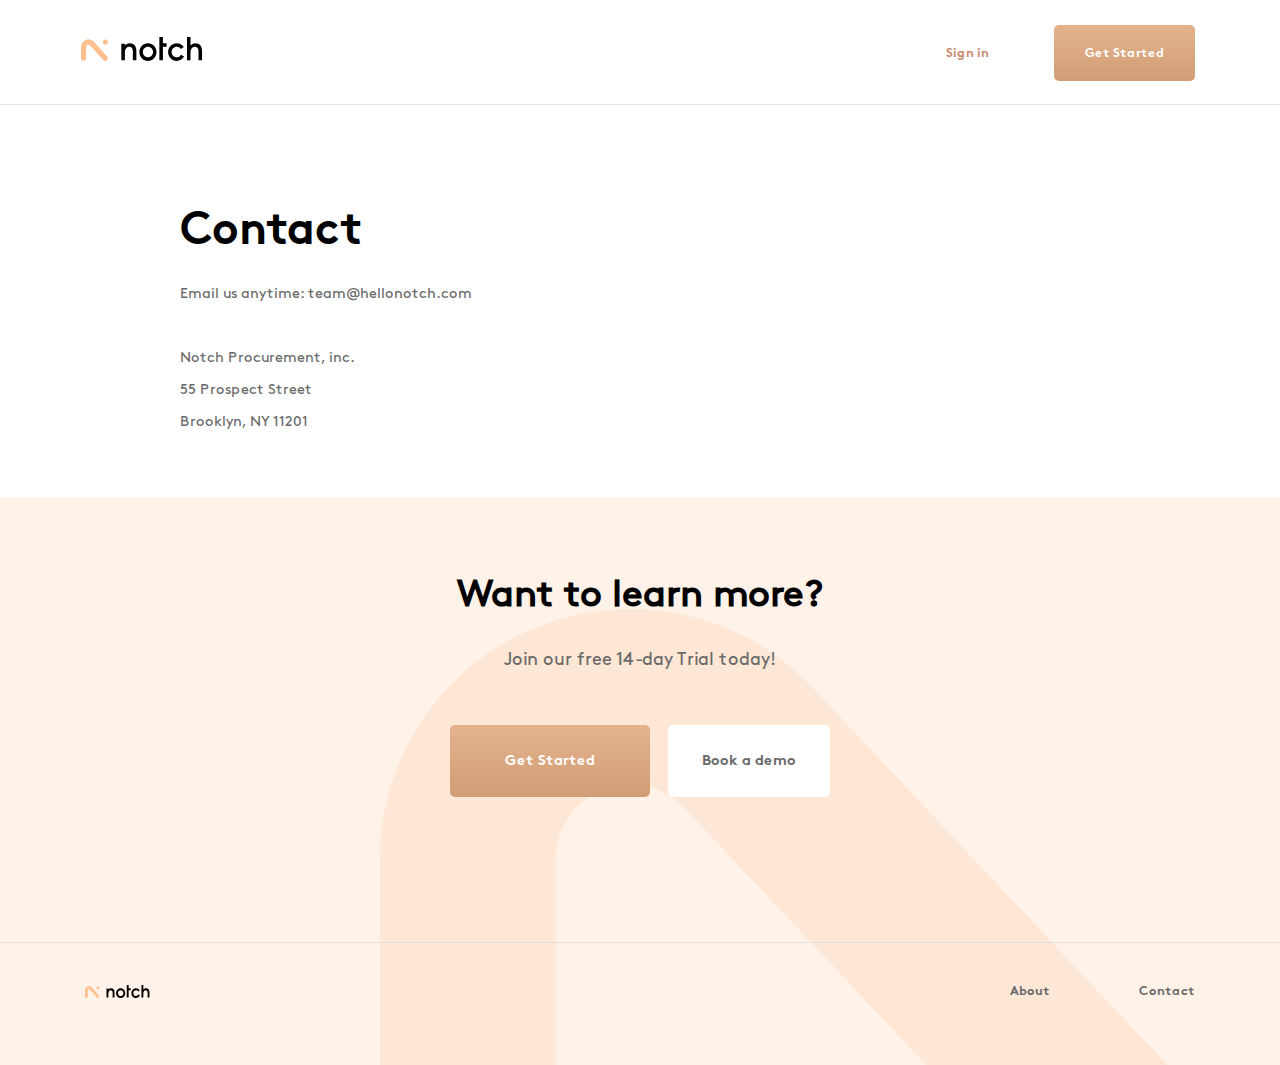
<file: contact.html>
<!DOCTYPE html>
<html lang="en">
  <head>
    <meta charset="UTF-8">
    <meta name="viewport" content="width=device-width, initial-scale=1.0">
    <meta http-equiv="X-UA-Compatible" content="ie=edge">
    <meta name="description" content="">
    <title>
Notch - About
</title>

    <link rel="stylesheet" href="css/app.css?v=82534">
    <link rel="icon" href="images/favicon.png">
  </head>
  <body>
    <div id="app">
      

<header class="header pt-3 mt-3">
	<div class="container">
		<div class="row align-items-center">
			<div class="col-6 mt-lg-n1 pl-lg-2">
				<a href="index.html"><img src="images/logo.svg" class="img-fluid mt-n2 ml-lg-1" alt=""></a>
				<nav class="d-none">
					<ul class="nolist list list--main mb-0">
						<li class="scrollable"><a href="#features">Features</a></li>
						<li class="scrollable"><a href="#pricing">Pricing</a></li>
					</ul>
				</nav>
			</div>

			<div class="col-6 d-none d-md-inline-block text-right">
				<ul class="nolist list list--second mb-0">
					<li><a href="https://beta.hellonotch.com/" class="text-orange" target="_blank">Sign in</a></li>
					<li><a href="https://beta.hellonotch.com/sign_up" class="btn btn--primary btn--width141 btn--big mt-lg-n1">Get Started</a></li>
				</ul>
			</div>

			<div class="col-6 d-md-none z-index2">
				<div class="header__hamburger ml-auto">
	              <span class="line-menu"></span>
	              <span class="line-menu"></span>
	              <span class="line-menu"></span>
	            </div>
            </div>
        </div><!--row-->
     </div><!--container-->

    <div class="overlay-menu d-block d-lg-none">
      <div class="container">
        <div class="pt-md-5 mt-md-5 px-3 px-md-5 row d-flex justify-content-center flex-column">
          <ul class="nolist d-flex align-items-center justify-content-center pl-0">
			<li class="scrollable d-none"><a href="#features">Features</a></li>
			<li class="scrollable d-none"><a href="#pricing">Pricing</a></li>
			<li><a href="https://beta.hellonotch.com/" class="text-orange" target="_blank">Sign in</a></li>
			<li><a href="https://beta.hellonotch.com/sign_up" class="btn btn--primary btn--width141 btn--big mt-lg-n1">Get Started</a></li>
		</ul>
        </div><!--row-->
      </div><!--container-->
    </div><!--overlay-menu-->
</header>

<div class="overflow-hidden" id="notch-trigger">
  <section class="section section--hero position-relative pt-md-5">
    <div class="container">
      <div class="row">
        <div class="col-xl-4 offset-xl-1 col-lg-5 pt-3 mt-md-5">
          <h1 class="line d-inline-block mt-3 mb-4 mb-md-5 pt-1">Contact</h1>
        </div><!-- .col-lg-4-->
      </div><!-- .row-->
    </div><!-- .container-->
  </section>

  <section class="section mb-5">
    <div class="container">
      <div class="row">
        <div class="col-xl-9 offset-xl-1 col-12">
          <article>
            <p>Email us anytime: <a href="mailto:team@hellonotch.com">team@hellonotch.com</a><br><br>
            Notch Procurement, inc.<br>
            55 Prospect Street<br>
            Brooklyn, NY 11201
            </p>
          </article>
        </div>
      </div><!-- .row-->
    </div><!-- .container-->
  </section>

<div class="overflow-hidden">
  <div class="section section--bg-orange section--above-footer position-relative pt-7">
    <div class="position-absolute position-absolute--letter z-index1">
      <img src="images/notch-simple.svg" class="img-fluid" alt="">
    </div>
    <div class="container">
      <div class="row">
        <div class="col-xl-6 offset-xl-3 col-12 text-center normal-paragraph z-index3 mb-lg-7 mt-5 mt-xl-0" id="join">
          <h2 class="fw-regular mb-3">Want to learn more?</h2>
          <p>Join our free 14-day Trial today!</p>
          <div class="mt-5 mb-7 border-less">
            <a href="https://beta.hellonotch.com/sign_up" class="btn btn--primary">Get Started</a>
            <a href="https://calendly.com/notchdemo/30min" class="btn btn--white" target="_blank">Book a demo</a>
          </div>
        </div>
      </div><!-- .row-->
    </div><!--  .container-->
    <footer class="footer z-index2 position-relative">
	<div class="container">
		<div class="row align-items-center">
			<div class="col-xl-1 col-md-2 col-12 text-center text-md-left">
				<a href=""><img src="images/logo.svg" class="img-fluid" alt=""></a>
			</div>

			<div class="col-xl-11 col-md-10 col-12 text-center text-md-right">
				<ul class="nolist list list--main list--footer mt-5 mt-md-0 mb-0">
					<li><a href="about.html">About</a></li>
					<li><a href="contact.html">Contact</a></li>
				</ul>
			</div>
		</div><!-- .row -->
	</div><!-- .container -->
</footer>

  </div>
</div><!-- .overflow-hidden -->

      <div role="banner" class="cookie-banner d-none py-4">
	<div class="container text-center">
		<p>We use cookies to ensure that we give you the best experience on our website. By continuing to browse the site, you are agreeing to our use of cookies.</p>
		<div class="d-flex justify-content-center">
			<a href="#" class="btn btn--primary btn--small mr-4 cookie-banner__accept">Allow Cookies</a>
			<a href="privacy-policy.html" target="_self" id="cn-more-info" class="btn btn--white btn--small">Privacy policy</a>
		</div>
	</div>
</div>
    </div>

    <script src="js/app.js?v=87225"></script>

  </body>
</html>
</file>
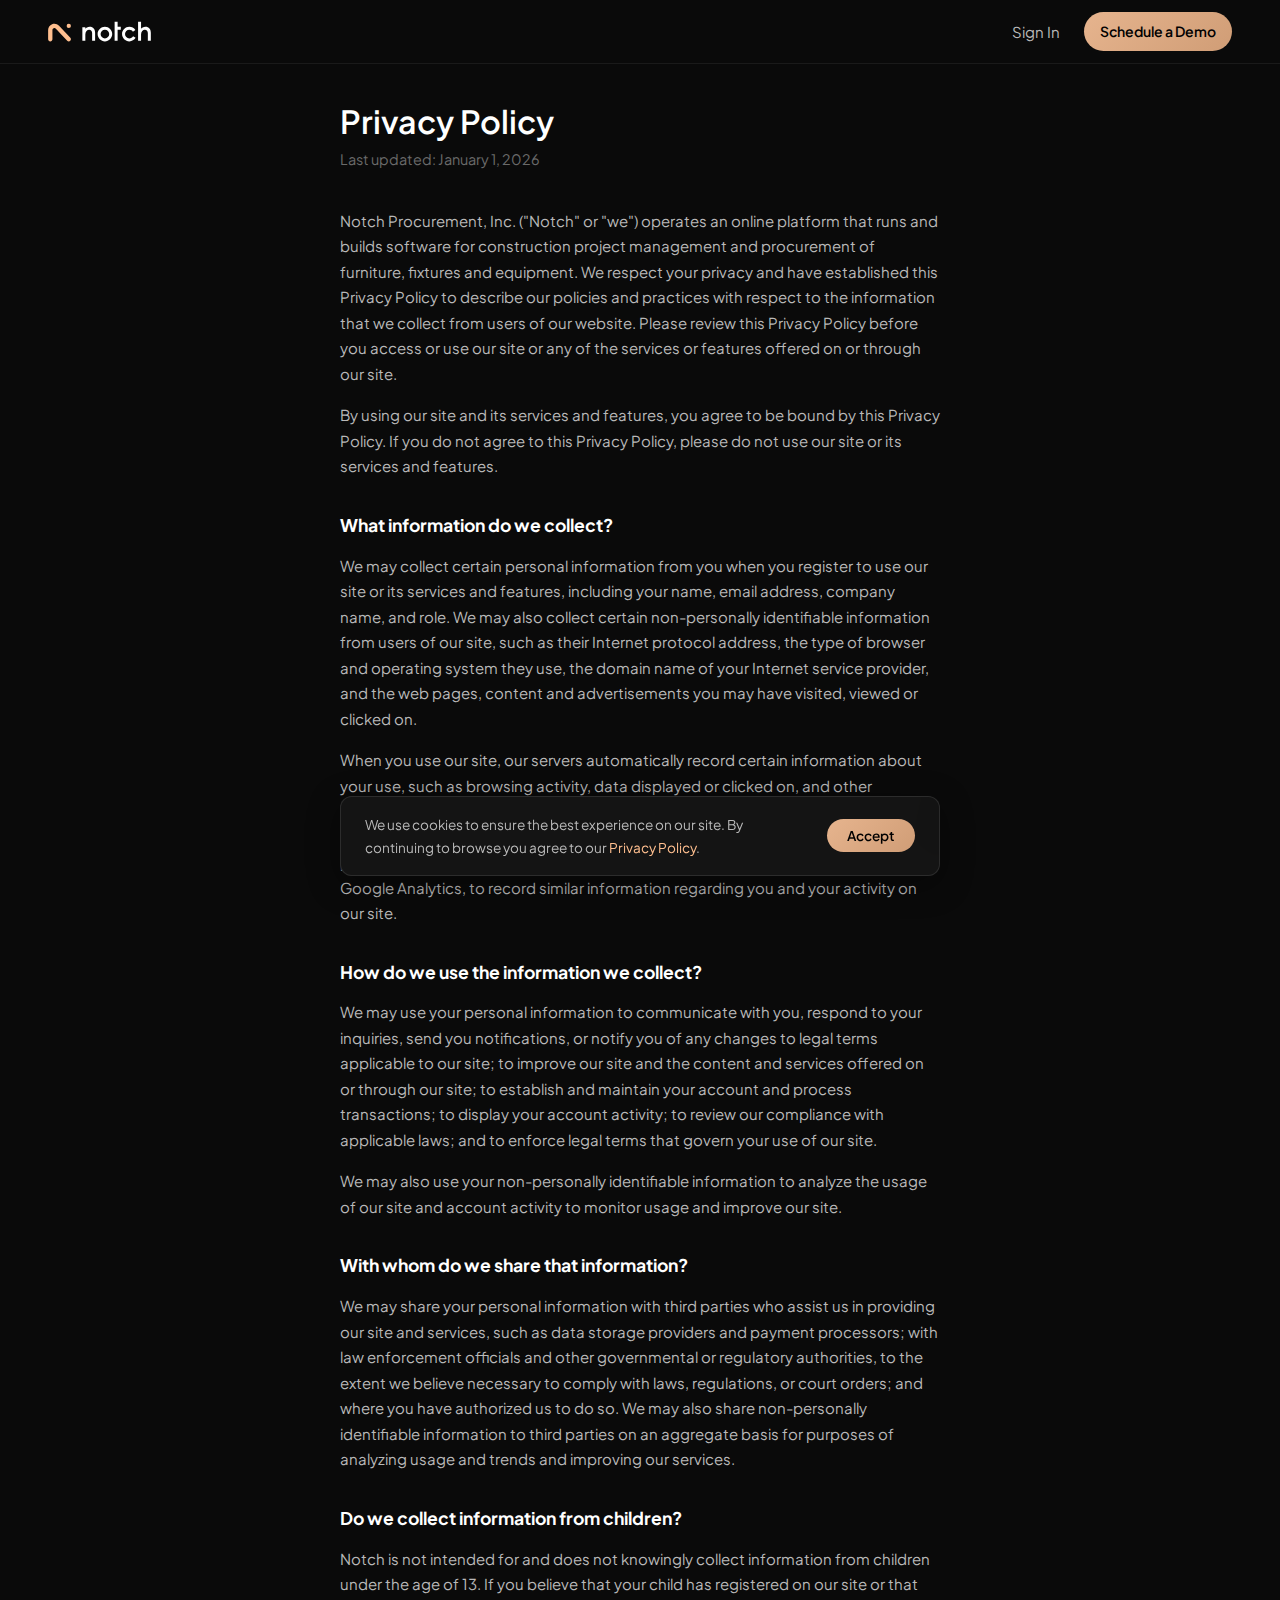
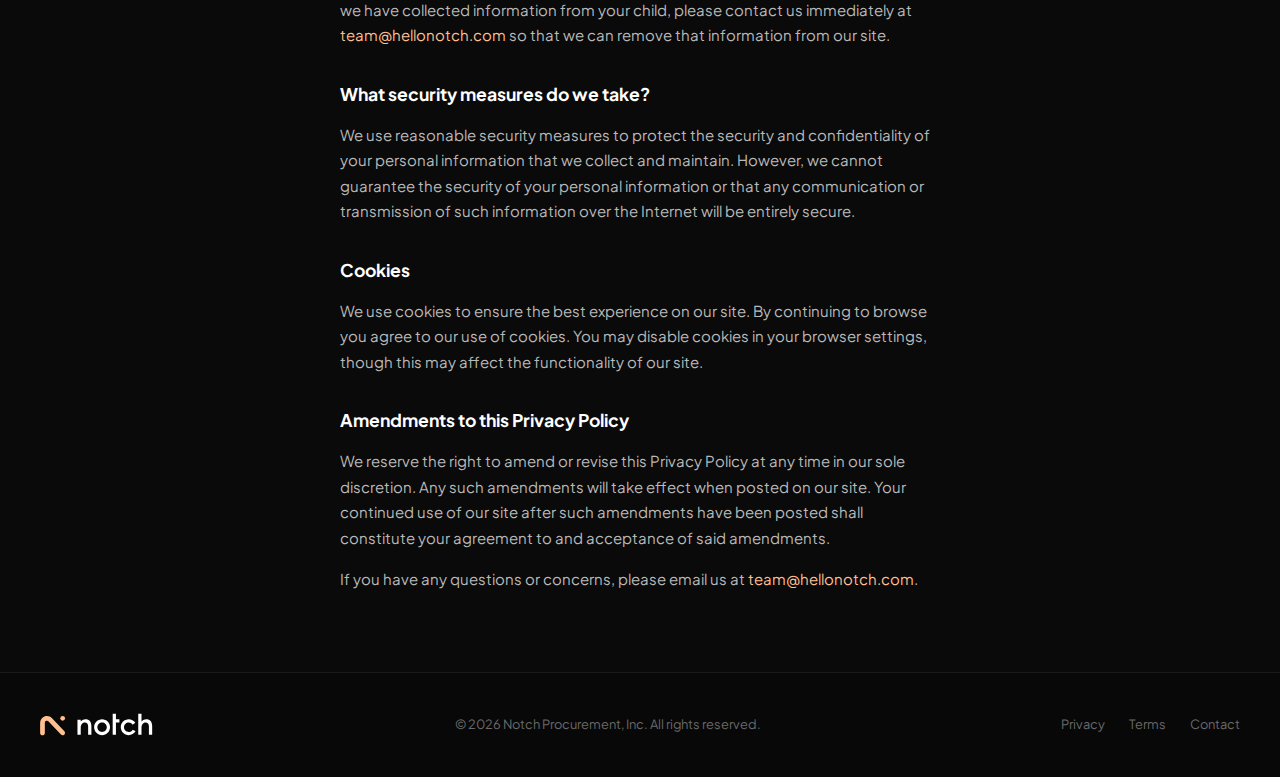
<file: privacy-policy.html>
<!DOCTYPE html>
<html lang="en">
<head>
  <meta charset="UTF-8">
  <meta name="viewport" content="width=device-width, initial-scale=1.0">
  <title>Privacy Policy — Notch</title>
  <link href="https://fonts.googleapis.com/css2?family=Plus+Jakarta+Sans:wght@300;400;600;800&display=swap" rel="stylesheet">
  <link href="https://assets.calendly.com/assets/external/widget.css" rel="stylesheet">
  <script src="https://assets.calendly.com/assets/external/widget.js" type="text/javascript" async></script>
  <style>
    *, *::before, *::after { box-sizing: border-box; margin: 0; padding: 0; }

    body {
      background: #0A0A0A;
      color: #E5E5E5;
      font-family: 'Plus Jakarta Sans', sans-serif;
      font-size: 0.9375rem;
      line-height: 1.7;
      -webkit-font-smoothing: antialiased;
    }

    a { color: #FFBF8F; text-decoration: none; }
    a:hover { text-decoration: underline; }

    /* NAV */
    nav {
      position: sticky;
      top: 0;
      z-index: 100;
      height: 64px;
      display: flex;
      align-items: center;
      justify-content: space-between;
      padding: 0 clamp(1.5rem, 5vw, 3rem);
      background: #0A0A0A;
      border-bottom: 1px solid #1A1A1A;
    }

    .nav-logo svg { display: block; height: 22px; width: auto; }

    .nav-right {
      display: flex;
      align-items: center;
      gap: 24px;
    }

    .nav-signin {
      color: #B9B9B9;
      font-size: 0.9375rem;
      font-weight: 400;
      text-decoration: none;
    }
    .nav-signin:hover { color: #FFFFFF; text-decoration: none; }

    .nav-cta {
      background: linear-gradient(135deg, #E6B48E, #D09D76);
      color: #000;
      font-weight: 600;
      font-size: 0.875rem;
      padding: 8px 16px;
      border-radius: 100px;
      text-decoration: none;
      font-family: inherit;
    }
    .nav-cta:hover { opacity: 0.9; text-decoration: none; }

    /* CONTENT */
    .page-header {
      padding: 40px clamp(1.5rem, 5vw, 2.5rem) 12px;
      max-width: 680px;
      margin: 0 auto 12px;
    }

    .page-header h1 {
      font-size: 2rem;
      font-weight: 600;
      color: #FFFFFF;
      line-height: 1.1;
      margin-bottom: 8px;
    }

    .page-header p {
      color: #6A6A6A;
      font-size: 0.9rem;
    }

    .content {
      max-width: 680px;
      margin: 0 auto;
      padding: 12px clamp(1.5rem, 5vw, 2.5rem) 64px;
    }

    .content p {
      color: #B9B9B9;
      margin-bottom: 16px;
      font-size: 0.9375rem;
      line-height: 1.7;
    }

    .content h3 {
      font-size: 1.1rem;
      font-weight: 700;
      color: #FFFFFF;
      margin: 32px 0 12px;
    }

    .content h3:first-child { margin-top: 0; }

    /* FOOTER */
    footer {
      background: #080808;
      border-top: 1px solid #1A1A1A;
      padding: 40px;
      display: flex;
      align-items: center;
      justify-content: space-between;
      flex-wrap: wrap;
      gap: 20px;
    }

    .footer-left {
      flex-shrink: 0;
    }

    .footer-copy {
      color: #6A6A6A;
      font-size: 0.8rem;
      text-align: center;
      flex: 1;
      min-width: 0;
    }

    .footer-links {
      display: flex;
      gap: 24px;
      flex-shrink: 0;
    }

    .footer-links a {
      color: #6A6A6A;
      font-size: 0.8rem;
      text-decoration: none;
    }
    .footer-links a:hover { color: #B9B9B9; }

    /* COOKIE BANNER */
    #cookie-banner {
      position: fixed;
      bottom: 24px;
      left: 50%;
      transform: translateX(-50%);
      background: rgba(20,20,20,0.95);
      backdrop-filter: blur(20px);
      -webkit-backdrop-filter: blur(20px);
      border: 1px solid rgba(255,255,255,0.1);
      border-radius: 12px;
      padding: 16px 24px;
      display: flex;
      align-items: center;
      gap: 24px;
      z-index: 9999;
      max-width: 600px;
      width: calc(100% - 48px);
      box-shadow: 0 8px 32px rgba(0,0,0,0.4);
    }
    #cookie-banner p { margin: 0; font-size: 0.85rem; color: #B9B9B9; flex: 1; }
    #cookie-banner button {
      background: linear-gradient(135deg, #E6B48E, #D09D76);
      color: #000;
      border: none;
      border-radius: 999px;
      padding: 8px 20px;
      font-size: 0.85rem;
      font-weight: 600;
      cursor: pointer;
      white-space: nowrap;
      font-family: inherit;
    }
  </style>
  <!-- Google Analytics -->
  <script async src="https://www.googletagmanager.com/gtag/js?id=G-GDGZMFWLB1"></script>
  <script>
    window.dataLayer = window.dataLayer || [];
    function gtag(){dataLayer.push(arguments);}
    gtag('js', new Date());
    gtag('config', 'G-GDGZMFWLB1');
  </script>
  <!-- RB2B -->
  <script>!function(key) {if (window.reb2b) return;window.reb2b = {loaded: true};var s = document.createElement("script");s.async = true;s.src = "https://ddwl4m2hdecbv.cloudfront.net/b/" + key + "/" + key + ".js.gz";document.getElementsByTagName("script")[0].parentNode.insertBefore(s, document.getElementsByTagName("script")[0]);}("0NW1GHZ1KYO4");</script>
</head>
<body>

  <nav>
    <a href="index.html" class="nav-logo" style="text-decoration:none;">
      <svg version="1.1" xmlns="http://www.w3.org/2000/svg" viewBox="406 540 670 140" style="height:22px;width:auto;display:block;">
        <path fill="#FFBF8F" d="M538.2,670c-3.7,0-7.3-1.5-10-4.3l-72-76.7c-5.5-5.9-12.1-3.9-14-3.1c-1.9,0.7-8,3.8-8,11.8v58.6c0,7.6-6.2,13.7-13.7,13.7s-13.7-6.2-13.7-13.7v-58.6c0-16.6,10-31.3,25.4-37.4c15.4-6.1,32.7-2.2,44.1,9.9l72,76.7c5.2,5.5,4.9,14.2-0.6,19.4C544.9,668.7,541.6,670,538.2,670z"/>
        <path fill="#FFFFFF" d="M768.2,577.1c-25.6,0-46.4,20.8-46.4,46.4c0,25.6,20.8,46.4,46.4,46.4c25.6,0,46.4-20.8,46.4-46.4C814.7,597.9,793.8,577.1,768.2,577.1z M768.2,651c-15.1,0-27.5-12.3-27.5-27.5c0-15.1,12.3-27.5,27.5-27.5c15.1,0,27.5,12.3,27.5,27.5C795.7,638.7,783.4,651,768.2,651z"/>
        <path fill="#FFFFFF" d="M923.6,651c-15.1,0-27.5-12.3-27.5-27.5c0-15.1,12.3-27.5,27.5-27.5c9.1,0,17.7,4.5,22.8,12.1l15.7-10.6c-8.7-12.8-23-20.5-38.5-20.5c-25.6,0-46.4,20.8-46.4,46.4c0,25.6,20.8,46.4,46.4,46.4c16.3,0,31.6-8.7,39.9-22.7l-16.3-9.7C942.3,645.9,933.2,651,923.6,651z"/>
        <polygon fill="#FFFFFF" points="849,545 830,545 830,666.3 849,666.3 849,596.1 869.2,596.1 869.2,577.1 849,577.1"/>
        <path fill="#FFFFFF" d="M1026,577.1c-13.4,0-22.8,7.1-27.8,12.1V545h-19v121.3h19v-39.8c0-20.9,12.1-30.5,24-30.5c11.9,0,19.2,9.7,19.2,21.6v48.7h19v-50.9C1060.3,593,1048.4,577.1,1026,577.1z"/>
        <path fill="#FFFFFF" d="M671.4,577.1c-13.4,0-22.8,7.1-27.8,12.1v-9.4h-19v86.5h19v-39.8c0-20.9,12.1-30.5,24-30.5c11.9,0,19.2,9.7,19.2,21.6v48.7h19v-50.9C705.7,593,693.7,577.1,671.4,577.1z"/>
        <circle fill="#FFBF8F" cx="538.2" cy="571.2" r="13.7"/>
      </svg>
    </a>
    <div class="nav-right">
      <a href="https://app.hellonotch.com/login" class="nav-signin">Sign In</a>
      <a href="#" class="nav-cta" onclick="Calendly.initPopupWidget({url:'https://calendly.com/notchdemo/60min'});return false;">Schedule a Demo</a>
    </div>
  </nav>

  <div class="page-header">
    <h1>Privacy Policy</h1>
    <p>Last updated: January 1, 2026</p>
  </div>

  <div class="content">
    <p>Notch Procurement, Inc. ("Notch" or "we") operates an online platform that runs and builds software for construction project management and procurement of furniture, fixtures and equipment. We respect your privacy and have established this Privacy Policy to describe our policies and practices with respect to the information that we collect from users of our website. Please review this Privacy Policy before you access or use our site or any of the services or features offered on or through our site.</p>

    <p>By using our site and its services and features, you agree to be bound by this Privacy Policy. If you do not agree to this Privacy Policy, please do not use our site or its services and features.</p>

    <h3>What information do we collect?</h3>
    <p>We may collect certain personal information from you when you register to use our site or its services and features, including your name, email address, company name, and role. We may also collect certain non-personally identifiable information from users of our site, such as their Internet protocol address, the type of browser and operating system they use, the domain name of your Internet service provider, and the web pages, content and advertisements you may have visited, viewed or clicked on.</p>
    <p>When you use our site, our servers automatically record certain information about your use, such as browsing activity, data displayed or clicked on, and other information such as browser type, IP address, date and time of access, cookie ID, and referrer URL. We may use this information for security, analytical and other purposes. Along with cookies, we may use third-party tracking technology, such as Google Analytics, to record similar information regarding you and your activity on our site.</p>

    <h3>How do we use the information we collect?</h3>
    <p>We may use your personal information to communicate with you, respond to your inquiries, send you notifications, or notify you of any changes to legal terms applicable to our site; to improve our site and the content and services offered on or through our site; to establish and maintain your account and process transactions; to display your account activity; to review our compliance with applicable laws; and to enforce legal terms that govern your use of our site.</p>
    <p>We may also use your non-personally identifiable information to analyze the usage of our site and account activity to monitor usage and improve our site.</p>

    <h3>With whom do we share that information?</h3>
    <p>We may share your personal information with third parties who assist us in providing our site and services, such as data storage providers and payment processors; with law enforcement officials and other governmental or regulatory authorities, to the extent we believe necessary to comply with laws, regulations, or court orders; and where you have authorized us to do so. We may also share non-personally identifiable information to third parties on an aggregate basis for purposes of analyzing usage and trends and improving our services.</p>

    <h3>Do we collect information from children?</h3>
    <p>Notch is not intended for and does not knowingly collect information from children under the age of 13. If you believe that your child has registered on our site or that we have collected information from your child, please contact us immediately at <a href="mailto:team@hellonotch.com">team@hellonotch.com</a> so that we can remove that information from our site.</p>

    <h3>What security measures do we take?</h3>
    <p>We use reasonable security measures to protect the security and confidentiality of your personal information that we collect and maintain. However, we cannot guarantee the security of your personal information or that any communication or transmission of such information over the Internet will be entirely secure.</p>

    <h3>Cookies</h3>
    <p>We use cookies to ensure the best experience on our site. By continuing to browse you agree to our use of cookies. You may disable cookies in your browser settings, though this may affect the functionality of our site.</p>

    <h3>Amendments to this Privacy Policy</h3>
    <p>We reserve the right to amend or revise this Privacy Policy at any time in our sole discretion. Any such amendments will take effect when posted on our site. Your continued use of our site after such amendments have been posted shall constitute your agreement to and acceptance of said amendments.</p>

    <p>If you have any questions or concerns, please email us at <a href="mailto:team@hellonotch.com">team@hellonotch.com</a>.</p>
  </div>

  <footer>
    <div class="footer-left">
      <a href="index.html" style="text-decoration:none;">
        <svg version="1.1" xmlns="http://www.w3.org/2000/svg" viewBox="406 540 670 140" style="height:24px;width:auto;display:block;">
          <path fill="#FFBF8F" d="M538.2,670c-3.7,0-7.3-1.5-10-4.3l-72-76.7c-5.5-5.9-12.1-3.9-14-3.1c-1.9,0.7-8,3.8-8,11.8v58.6c0,7.6-6.2,13.7-13.7,13.7s-13.7-6.2-13.7-13.7v-58.6c0-16.6,10-31.3,25.4-37.4c15.4-6.1,32.7-2.2,44.1,9.9l72,76.7c5.2,5.5,4.9,14.2-0.6,19.4C544.9,668.7,541.6,670,538.2,670z"/>
          <path fill="#FFFFFF" d="M768.2,577.1c-25.6,0-46.4,20.8-46.4,46.4c0,25.6,20.8,46.4,46.4,46.4c25.6,0,46.4-20.8,46.4-46.4C814.7,597.9,793.8,577.1,768.2,577.1z M768.2,651c-15.1,0-27.5-12.3-27.5-27.5c0-15.1,12.3-27.5,27.5-27.5c15.1,0,27.5,12.3,27.5,27.5C795.7,638.7,783.4,651,768.2,651z"/>
          <path fill="#FFFFFF" d="M923.6,651c-15.1,0-27.5-12.3-27.5-27.5c0-15.1,12.3-27.5,27.5-27.5c9.1,0,17.7,4.5,22.8,12.1l15.7-10.6c-8.7-12.8-23-20.5-38.5-20.5c-25.6,0-46.4,20.8-46.4,46.4c0,25.6,20.8,46.4,46.4,46.4c16.3,0,31.6-8.7,39.9-22.7l-16.3-9.7C942.3,645.9,933.2,651,923.6,651z"/>
          <polygon fill="#FFFFFF" points="849,545 830,545 830,666.3 849,666.3 849,596.1 869.2,596.1 869.2,577.1 849,577.1"/>
          <path fill="#FFFFFF" d="M1026,577.1c-13.4,0-22.8,7.1-27.8,12.1V545h-19v121.3h19v-39.8c0-20.9,12.1-30.5,24-30.5c11.9,0,19.2,9.7,19.2,21.6v48.7h19v-50.9C1060.3,593,1048.4,577.1,1026,577.1z"/>
          <path fill="#FFFFFF" d="M671.4,577.1c-13.4,0-22.8,7.1-27.8,12.1v-9.4h-19v86.5h19v-39.8c0-20.9,12.1-30.5,24-30.5c11.9,0,19.2,9.7,19.2,21.6v48.7h19v-50.9C705.7,593,693.7,577.1,671.4,577.1z"/>
          <circle fill="#FFBF8F" cx="538.2" cy="571.2" r="13.7"/>
        </svg>
      </a>
    </div>
    <span class="footer-copy">© 2026 Notch Procurement, Inc. All rights reserved.</span>
    <div class="footer-links">
      <a href="privacy-policy.html">Privacy</a>
      <a href="terms-of-service.html">Terms</a>
      <a href="mailto:team@hellonotch.com">Contact</a>
    </div>
  </footer>

  <div id="cookie-banner">
    <p>We use cookies to ensure the best experience on our site. By continuing to browse you agree to our <a href="privacy-policy.html">Privacy Policy</a>.</p>
    <button onclick="document.getElementById('cookie-banner').style.display='none'; localStorage.setItem('cookies-accepted','true');">Accept</button>
  </div>

  <script>
    if (localStorage.getItem('cookies-accepted')) {
      document.getElementById('cookie-banner').style.display = 'none';
    }
  </script>

</body>
</html>
</file>
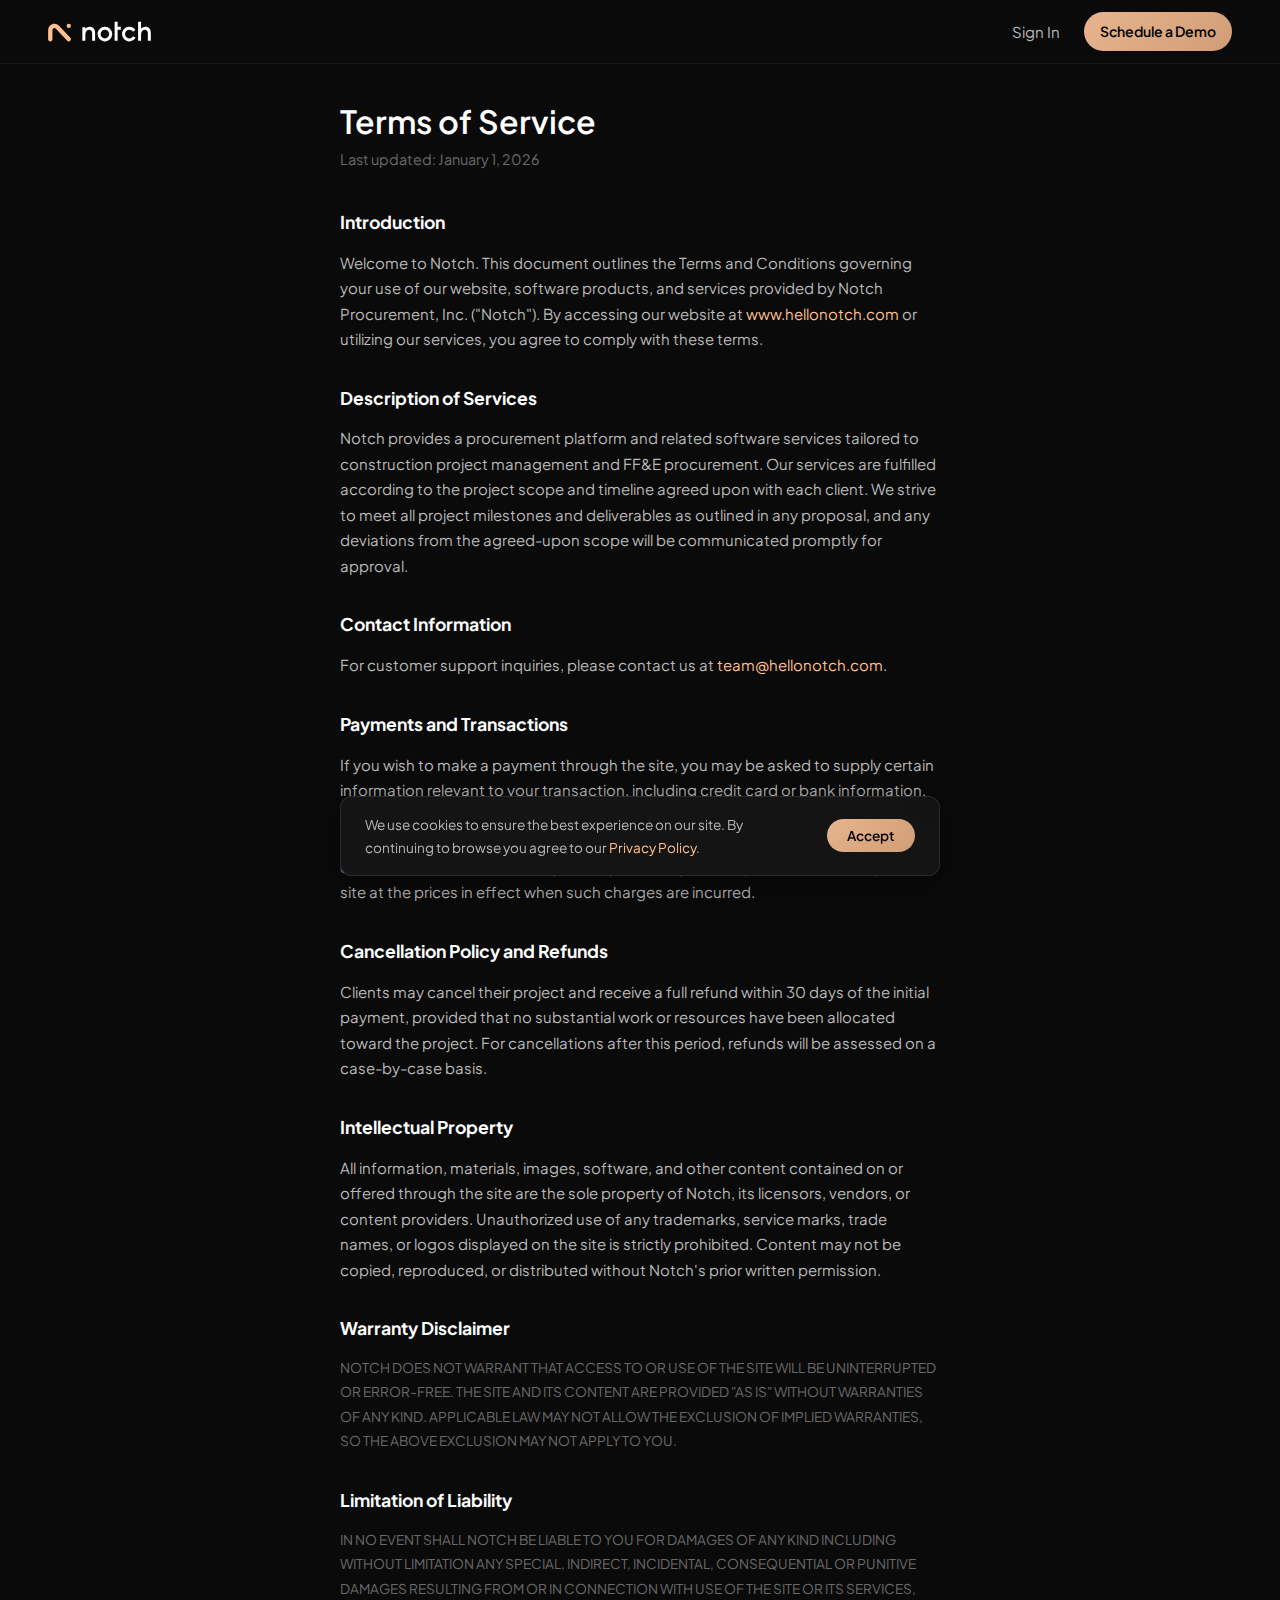
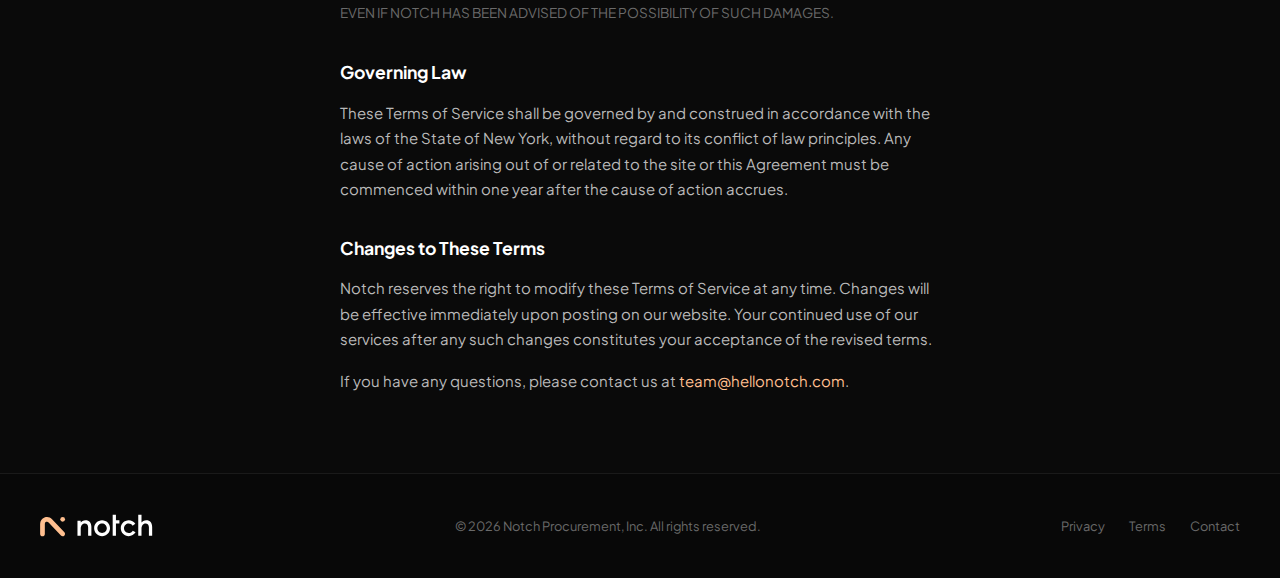
<file: terms-of-service.html>
<!DOCTYPE html>
<html lang="en">
<head>
  <meta charset="UTF-8">
  <meta name="viewport" content="width=device-width, initial-scale=1.0">
  <title>Terms of Service — Notch</title>
  <link href="https://fonts.googleapis.com/css2?family=Plus+Jakarta+Sans:wght@300;400;600;800&display=swap" rel="stylesheet">
  <link href="https://assets.calendly.com/assets/external/widget.css" rel="stylesheet">
  <script src="https://assets.calendly.com/assets/external/widget.js" type="text/javascript" async></script>
  <style>
    *, *::before, *::after { box-sizing: border-box; margin: 0; padding: 0; }

    body {
      background: #0A0A0A;
      color: #E5E5E5;
      font-family: 'Plus Jakarta Sans', sans-serif;
      font-size: 0.9375rem;
      line-height: 1.7;
      -webkit-font-smoothing: antialiased;
    }

    a { color: #FFBF8F; text-decoration: none; }
    a:hover { text-decoration: underline; }

    nav {
      position: sticky;
      top: 0;
      z-index: 100;
      height: 64px;
      display: flex;
      align-items: center;
      justify-content: space-between;
      padding: 0 clamp(1.5rem, 5vw, 3rem);
      background: #0A0A0A;
      border-bottom: 1px solid #1A1A1A;
    }

    .nav-logo svg { display: block; height: 22px; width: auto; }

    .nav-right {
      display: flex;
      align-items: center;
      gap: 24px;
    }

    .nav-signin {
      color: #B9B9B9;
      font-size: 0.9375rem;
      font-weight: 400;
      text-decoration: none;
    }
    .nav-signin:hover { color: #FFFFFF; text-decoration: none; }

    .nav-cta {
      background: linear-gradient(135deg, #E6B48E, #D09D76);
      color: #000;
      font-weight: 600;
      font-size: 0.875rem;
      padding: 8px 16px;
      border-radius: 100px;
      text-decoration: none;
      font-family: inherit;
    }
    .nav-cta:hover { opacity: 0.9; text-decoration: none; }

    .page-header {
      padding: 40px clamp(1.5rem, 5vw, 2.5rem) 12px;
      max-width: 680px;
      margin: 0 auto 12px;
    }

    .page-header h1 {
      font-size: 2rem;
      font-weight: 600;
      color: #FFFFFF;
      line-height: 1.1;
      margin-bottom: 8px;
    }

    .page-header p {
      color: #6A6A6A;
      font-size: 0.9rem;
    }

    .content {
      max-width: 680px;
      margin: 0 auto;
      padding: 12px clamp(1.5rem, 5vw, 2.5rem) 64px;
    }

    .content p {
      color: #B9B9B9;
      margin-bottom: 16px;
      font-size: 0.9375rem;
      line-height: 1.7;
    }

    .content h3 {
      font-size: 1.1rem;
      font-weight: 700;
      color: #FFFFFF;
      margin: 32px 0 12px;
    }

    .content h3:first-child { margin-top: 0; }

    .content .uppercase {
      text-transform: uppercase;
      font-size: 0.85rem;
      color: #6A6A6A;
      line-height: 1.8;
    }

    footer {
      background: #080808;
      border-top: 1px solid #1A1A1A;
      padding: 40px;
      display: flex;
      align-items: center;
      justify-content: space-between;
      flex-wrap: wrap;
      gap: 20px;
    }

    .footer-left {
      flex-shrink: 0;
    }

    .footer-copy {
      color: #6A6A6A;
      font-size: 0.8rem;
      text-align: center;
      flex: 1;
      min-width: 0;
    }

    .footer-links {
      display: flex;
      gap: 24px;
      flex-shrink: 0;
    }

    .footer-links a {
      color: #6A6A6A;
      font-size: 0.8rem;
      text-decoration: none;
    }
    .footer-links a:hover { color: #B9B9B9; }

    #cookie-banner {
      position: fixed;
      bottom: 24px;
      left: 50%;
      transform: translateX(-50%);
      background: rgba(20,20,20,0.95);
      backdrop-filter: blur(20px);
      -webkit-backdrop-filter: blur(20px);
      border: 1px solid rgba(255,255,255,0.1);
      border-radius: 12px;
      padding: 16px 24px;
      display: flex;
      align-items: center;
      gap: 24px;
      z-index: 9999;
      max-width: 600px;
      width: calc(100% - 48px);
      box-shadow: 0 8px 32px rgba(0,0,0,0.4);
    }
    #cookie-banner p { margin: 0; font-size: 0.85rem; color: #B9B9B9; flex: 1; }
    #cookie-banner button {
      background: linear-gradient(135deg, #E6B48E, #D09D76);
      color: #000;
      border: none;
      border-radius: 999px;
      padding: 8px 20px;
      font-size: 0.85rem;
      font-weight: 600;
      cursor: pointer;
      white-space: nowrap;
      font-family: inherit;
    }
  </style>
  <!-- Google Analytics -->
  <script async src="https://www.googletagmanager.com/gtag/js?id=G-GDGZMFWLB1"></script>
  <script>
    window.dataLayer = window.dataLayer || [];
    function gtag(){dataLayer.push(arguments);}
    gtag('js', new Date());
    gtag('config', 'G-GDGZMFWLB1');
  </script>
  <!-- RB2B -->
  <script>!function(key) {if (window.reb2b) return;window.reb2b = {loaded: true};var s = document.createElement("script");s.async = true;s.src = "https://ddwl4m2hdecbv.cloudfront.net/b/" + key + "/" + key + ".js.gz";document.getElementsByTagName("script")[0].parentNode.insertBefore(s, document.getElementsByTagName("script")[0]);}("0NW1GHZ1KYO4");</script>
</head>
<body>

  <nav>
    <a href="index.html" class="nav-logo" style="text-decoration:none;">
      <svg version="1.1" xmlns="http://www.w3.org/2000/svg" viewBox="406 540 670 140" style="height:22px;width:auto;display:block;">
        <path fill="#FFBF8F" d="M538.2,670c-3.7,0-7.3-1.5-10-4.3l-72-76.7c-5.5-5.9-12.1-3.9-14-3.1c-1.9,0.7-8,3.8-8,11.8v58.6c0,7.6-6.2,13.7-13.7,13.7s-13.7-6.2-13.7-13.7v-58.6c0-16.6,10-31.3,25.4-37.4c15.4-6.1,32.7-2.2,44.1,9.9l72,76.7c5.2,5.5,4.9,14.2-0.6,19.4C544.9,668.7,541.6,670,538.2,670z"/>
        <path fill="#FFFFFF" d="M768.2,577.1c-25.6,0-46.4,20.8-46.4,46.4c0,25.6,20.8,46.4,46.4,46.4c25.6,0,46.4-20.8,46.4-46.4C814.7,597.9,793.8,577.1,768.2,577.1z M768.2,651c-15.1,0-27.5-12.3-27.5-27.5c0-15.1,12.3-27.5,27.5-27.5c15.1,0,27.5,12.3,27.5,27.5C795.7,638.7,783.4,651,768.2,651z"/>
        <path fill="#FFFFFF" d="M923.6,651c-15.1,0-27.5-12.3-27.5-27.5c0-15.1,12.3-27.5,27.5-27.5c9.1,0,17.7,4.5,22.8,12.1l15.7-10.6c-8.7-12.8-23-20.5-38.5-20.5c-25.6,0-46.4,20.8-46.4,46.4c0,25.6,20.8,46.4,46.4,46.4c16.3,0,31.6-8.7,39.9-22.7l-16.3-9.7C942.3,645.9,933.2,651,923.6,651z"/>
        <polygon fill="#FFFFFF" points="849,545 830,545 830,666.3 849,666.3 849,596.1 869.2,596.1 869.2,577.1 849,577.1"/>
        <path fill="#FFFFFF" d="M1026,577.1c-13.4,0-22.8,7.1-27.8,12.1V545h-19v121.3h19v-39.8c0-20.9,12.1-30.5,24-30.5c11.9,0,19.2,9.7,19.2,21.6v48.7h19v-50.9C1060.3,593,1048.4,577.1,1026,577.1z"/>
        <path fill="#FFFFFF" d="M671.4,577.1c-13.4,0-22.8,7.1-27.8,12.1v-9.4h-19v86.5h19v-39.8c0-20.9,12.1-30.5,24-30.5c11.9,0,19.2,9.7,19.2,21.6v48.7h19v-50.9C705.7,593,693.7,577.1,671.4,577.1z"/>
        <circle fill="#FFBF8F" cx="538.2" cy="571.2" r="13.7"/>
      </svg>
    </a>
    <div class="nav-right">
      <a href="https://app.hellonotch.com/login" class="nav-signin">Sign In</a>
      <a href="#" class="nav-cta" onclick="Calendly.initPopupWidget({url:'https://calendly.com/notchdemo/60min'});return false;">Schedule a Demo</a>
    </div>
  </nav>

  <div class="page-header">
    <h1>Terms of Service</h1>
    <p>Last updated: January 1, 2026</p>
  </div>

  <div class="content">
    <h3>Introduction</h3>
    <p>Welcome to Notch. This document outlines the Terms and Conditions governing your use of our website, software products, and services provided by Notch Procurement, Inc. ("Notch"). By accessing our website at <a href="https://www.hellonotch.com">www.hellonotch.com</a> or utilizing our services, you agree to comply with these terms.</p>

    <h3>Description of Services</h3>
    <p>Notch provides a procurement platform and related software services tailored to construction project management and FF&E procurement. Our services are fulfilled according to the project scope and timeline agreed upon with each client. We strive to meet all project milestones and deliverables as outlined in any proposal, and any deviations from the agreed-upon scope will be communicated promptly for approval.</p>

    <h3>Contact Information</h3>
    <p>For customer support inquiries, please contact us at <a href="mailto:team@hellonotch.com">team@hellonotch.com</a>.</p>

    <h3>Payments and Transactions</h3>
    <p>If you wish to make a payment through the site, you may be asked to supply certain information relevant to your transaction, including credit card or bank information. Any such information will be treated in accordance with this Agreement and our Privacy Policy. Notch uses a third-party payment processor and does not store your credit card information directly. You agree to pay all charges incurred through the site at the prices in effect when such charges are incurred.</p>

    <h3>Cancellation Policy and Refunds</h3>
    <p>Clients may cancel their project and receive a full refund within 30 days of the initial payment, provided that no substantial work or resources have been allocated toward the project. For cancellations after this period, refunds will be assessed on a case-by-case basis.</p>

    <h3>Intellectual Property</h3>
    <p>All information, materials, images, software, and other content contained on or offered through the site are the sole property of Notch, its licensors, vendors, or content providers. Unauthorized use of any trademarks, service marks, trade names, or logos displayed on the site is strictly prohibited. Content may not be copied, reproduced, or distributed without Notch's prior written permission.</p>

    <h3>Warranty Disclaimer</h3>
    <p class="uppercase">Notch does not warrant that access to or use of the site will be uninterrupted or error-free. The site and its content are provided "as is" without warranties of any kind. Applicable law may not allow the exclusion of implied warranties, so the above exclusion may not apply to you.</p>

    <h3>Limitation of Liability</h3>
    <p class="uppercase">In no event shall Notch be liable to you for damages of any kind including without limitation any special, indirect, incidental, consequential or punitive damages resulting from or in connection with use of the site or its services, even if Notch has been advised of the possibility of such damages.</p>

    <h3>Governing Law</h3>
    <p>These Terms of Service shall be governed by and construed in accordance with the laws of the State of New York, without regard to its conflict of law principles. Any cause of action arising out of or related to the site or this Agreement must be commenced within one year after the cause of action accrues.</p>

    <h3>Changes to These Terms</h3>
    <p>Notch reserves the right to modify these Terms of Service at any time. Changes will be effective immediately upon posting on our website. Your continued use of our services after any such changes constitutes your acceptance of the revised terms.</p>

    <p>If you have any questions, please contact us at <a href="mailto:team@hellonotch.com">team@hellonotch.com</a>.</p>
  </div>

  <footer>
    <div class="footer-left">
      <a href="index.html" style="text-decoration:none;">
        <svg version="1.1" xmlns="http://www.w3.org/2000/svg" viewBox="406 540 670 140" style="height:24px;width:auto;display:block;">
          <path fill="#FFBF8F" d="M538.2,670c-3.7,0-7.3-1.5-10-4.3l-72-76.7c-5.5-5.9-12.1-3.9-14-3.1c-1.9,0.7-8,3.8-8,11.8v58.6c0,7.6-6.2,13.7-13.7,13.7s-13.7-6.2-13.7-13.7v-58.6c0-16.6,10-31.3,25.4-37.4c15.4-6.1,32.7-2.2,44.1,9.9l72,76.7c5.2,5.5,4.9,14.2-0.6,19.4C544.9,668.7,541.6,670,538.2,670z"/>
          <path fill="#FFFFFF" d="M768.2,577.1c-25.6,0-46.4,20.8-46.4,46.4c0,25.6,20.8,46.4,46.4,46.4c25.6,0,46.4-20.8,46.4-46.4C814.7,597.9,793.8,577.1,768.2,577.1z M768.2,651c-15.1,0-27.5-12.3-27.5-27.5c0-15.1,12.3-27.5,27.5-27.5c15.1,0,27.5,12.3,27.5,27.5C795.7,638.7,783.4,651,768.2,651z"/>
          <path fill="#FFFFFF" d="M923.6,651c-15.1,0-27.5-12.3-27.5-27.5c0-15.1,12.3-27.5,27.5-27.5c9.1,0,17.7,4.5,22.8,12.1l15.7-10.6c-8.7-12.8-23-20.5-38.5-20.5c-25.6,0-46.4,20.8-46.4,46.4c0,25.6,20.8,46.4,46.4,46.4c16.3,0,31.6-8.7,39.9-22.7l-16.3-9.7C942.3,645.9,933.2,651,923.6,651z"/>
          <polygon fill="#FFFFFF" points="849,545 830,545 830,666.3 849,666.3 849,596.1 869.2,596.1 869.2,577.1 849,577.1"/>
          <path fill="#FFFFFF" d="M1026,577.1c-13.4,0-22.8,7.1-27.8,12.1V545h-19v121.3h19v-39.8c0-20.9,12.1-30.5,24-30.5c11.9,0,19.2,9.7,19.2,21.6v48.7h19v-50.9C1060.3,593,1048.4,577.1,1026,577.1z"/>
          <path fill="#FFFFFF" d="M671.4,577.1c-13.4,0-22.8,7.1-27.8,12.1v-9.4h-19v86.5h19v-39.8c0-20.9,12.1-30.5,24-30.5c11.9,0,19.2,9.7,19.2,21.6v48.7h19v-50.9C705.7,593,693.7,577.1,671.4,577.1z"/>
          <circle fill="#FFBF8F" cx="538.2" cy="571.2" r="13.7"/>
        </svg>
      </a>
    </div>
    <span class="footer-copy">© 2026 Notch Procurement, Inc. All rights reserved.</span>
    <div class="footer-links">
      <a href="privacy-policy.html">Privacy</a>
      <a href="terms-of-service.html">Terms</a>
      <a href="mailto:team@hellonotch.com">Contact</a>
    </div>
  </footer>

  <div id="cookie-banner">
    <p>We use cookies to ensure the best experience on our site. By continuing to browse you agree to our <a href="privacy-policy.html">Privacy Policy</a>.</p>
    <button onclick="document.getElementById('cookie-banner').style.display='none'; localStorage.setItem('cookies-accepted','true');">Accept</button>
  </div>

  <script>
    if (localStorage.getItem('cookies-accepted')) {
      document.getElementById('cookie-banner').style.display = 'none';
    }
  </script>

</body>
</html>
</file>
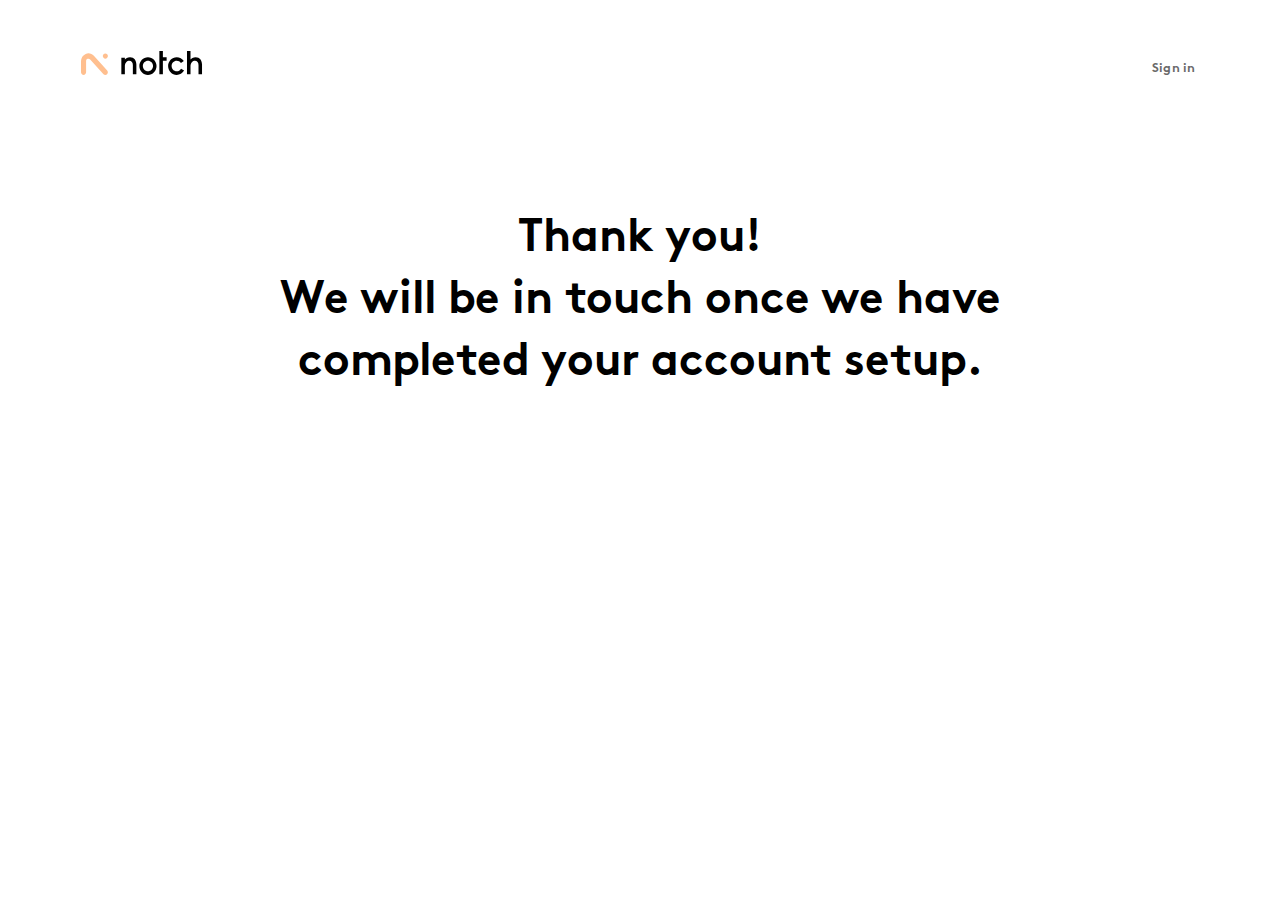
<file: thankyou.html>
<!DOCTYPE html>
<html lang="en">
  <head>
    <meta charset="UTF-8">
    <meta name="viewport" content="width=device-width, initial-scale=1.0">
    <meta http-equiv="X-UA-Compatible" content="ie=edge">
    <meta name="description" content="">
    <title>
Notch
</title>

    <link rel="stylesheet" href="css/app.css?v=58250">
    <link rel="icon" href="images/favicon.png">
  </head>
  <body>
    <div id="app">
      

<header class="header header--page-form pt-4 pt-md-5 mt-3">
  <div class="container">
    <div class="row align-items-center">
      <div class="col-6 mt-lg-n1 pl-lg-2">
        <a href="index.html"><img src="images/logo.svg" class="img-fluid mt-n2 ml-lg-1" alt=""></a>
      </div>

      <div class="col-6 text-right">
        <ul class="nolist list list--second mb-0">
          <li class="text-gray"><a href="https://beta.hellonotch.com/" target="_blank">Sign in</a></li>
        </ul>
      </div>

      <!-- <div class="col-6 d-md-none z-index2">
        <div class="header__hamburger ml-auto">
          <span class="line-menu"></span>
          <span class="line-menu"></span>
          <span class="line-menu"></span>
        </div>
      </div> -->
    </div><!--row-->
  </div><!--container-->

    <!-- <div class="overlay-menu d-block d-lg-none">
      <div class="container">
        <div class="pt-md-5 mt-md-5 px-3 px-md-5 row d-flex justify-content-center flex-column">
          <ul class="nolist d-flex align-items-center justify-content-center pl-0">
            <li class="scrollable"><a href="#features">Features</a></li>
            <li class="scrollable"><a href="#pricing">Pricing</a></li>
            <li><a href="https://beta.hellonotch.com/" class="text-orange" target="_blank">Sign in</a></li>
            <li class="scrollable"><a href="#join" class="btn btn--primary btn--width141 btn--big mt-lg-n1">Get Started</a></li>
          </ul>
        </div>
      </div>
    </div> -->
</header>

<section class="section section--form mt-2 pt-1 mb-5 pb-5 pb-md-0">
  <div class="container">
    <div class="row">
      <div class="col-lg-8 offset-lg-2 col-12 mt-7 text-center">
        <p class="h1">Thank you!<br> We will be in touch once we have completed your account setup.</p>
      </div>
    </div><!-- .row-->
  </div><!--  .container-->
</section>



      <div role="banner" class="cookie-banner d-none py-4">
	<div class="container text-center">
		<p>We use cookies to ensure that we give you the best experience on our website. By continuing to browse the site, you are agreeing to our use of cookies.</p>
		<div class="d-flex justify-content-center">
			<a href="#" class="btn btn--primary btn--small mr-4 cookie-banner__accept">Allow Cookies</a>
			<a href="privacy-policy.html" target="_self" id="cn-more-info" class="btn btn--white btn--small">Privacy policy</a>
		</div>
	</div>
</div>
    </div>

    <script src="js/app.js?v=58942"></script>

  </body>
</html>
</file>
<file: css/app.css>
.bg-white{background:#fff}/*!
 * Bootstrap Reboot v4.5.0 (https://getbootstrap.com/)
 * Copyright 2011-2020 The Bootstrap Authors
 * Copyright 2011-2020 Twitter, Inc.
 * Licensed under MIT (https://github.com/twbs/bootstrap/blob/master/LICENSE)
 * Forked from Normalize.css, licensed MIT (https://github.com/necolas/normalize.css/blob/master/LICENSE.md)
 */*,::after,::before{-webkit-box-sizing:border-box;box-sizing:border-box}html{font-family:sans-serif;line-height:1.15;-webkit-text-size-adjust:100%;-webkit-tap-highlight-color:transparent}article,aside,figcaption,figure,footer,header,hgroup,main,nav,section{display:block}body{margin:0;font-family:-apple-system,BlinkMacSystemFont,"Segoe UI",Roboto,"Helvetica Neue",Arial,"Noto Sans",sans-serif,"Apple Color Emoji","Segoe UI Emoji","Segoe UI Symbol","Noto Color Emoji";font-size:1rem;font-weight:400;line-height:1.5;color:#212529;text-align:left;background-color:#fff}[tabindex="-1"]:focus:not(:focus-visible){outline:0!important}hr{-webkit-box-sizing:content-box;box-sizing:content-box;height:0;overflow:visible}h1,h2,h3,h4,h5,h6{margin-top:0;margin-bottom:.5rem}p{margin-top:0;margin-bottom:1rem}abbr[data-original-title],abbr[title]{text-decoration:underline;-webkit-text-decoration:underline dotted;text-decoration:underline dotted;cursor:help;border-bottom:0;text-decoration-skip-ink:none}address{margin-bottom:1rem;font-style:normal;line-height:inherit}dl,ol,ul{margin-top:0;margin-bottom:1rem}ol ol,ol ul,ul ol,ul ul{margin-bottom:0}dt{font-weight:700}dd{margin-bottom:.5rem;margin-left:0}blockquote{margin:0 0 1rem}b,strong{font-weight:bolder}small{font-size:80%}sub,sup{position:relative;font-size:75%;line-height:0;vertical-align:baseline}sub{bottom:-.25em}sup{top:-.5em}a{color:#007bff;text-decoration:none;background-color:transparent}a:hover{color:#0056b3;text-decoration:underline}a:not([href]){color:inherit;text-decoration:none}a:not([href]):hover{color:inherit;text-decoration:none}code,kbd,pre,samp{font-family:SFMono-Regular,Menlo,Monaco,Consolas,"Liberation Mono","Courier New",monospace;font-size:1em}pre{margin-top:0;margin-bottom:1rem;overflow:auto;-ms-overflow-style:scrollbar}figure{margin:0 0 1rem}img{vertical-align:middle;border-style:none}svg{overflow:hidden;vertical-align:middle}table{border-collapse:collapse}caption{padding-top:.75rem;padding-bottom:.75rem;color:#6c757d;text-align:left;caption-side:bottom}th{text-align:inherit}label{display:inline-block;margin-bottom:.5rem}button{border-radius:0}button:focus{outline:1px dotted;outline:5px auto -webkit-focus-ring-color}button,input,optgroup,select,textarea{margin:0;font-family:inherit;font-size:inherit;line-height:inherit}button,input{overflow:visible}button,select{text-transform:none}[role=button]{cursor:pointer}select{word-wrap:normal}[type=button],[type=reset],[type=submit],button{-webkit-appearance:button}[type=button]:not(:disabled),[type=reset]:not(:disabled),[type=submit]:not(:disabled),button:not(:disabled){cursor:pointer}[type=button]::-moz-focus-inner,[type=reset]::-moz-focus-inner,[type=submit]::-moz-focus-inner,button::-moz-focus-inner{padding:0;border-style:none}input[type=checkbox],input[type=radio]{-webkit-box-sizing:border-box;box-sizing:border-box;padding:0}textarea{overflow:auto;resize:vertical}fieldset{min-width:0;padding:0;margin:0;border:0}legend{display:block;width:100%;max-width:100%;padding:0;margin-bottom:.5rem;font-size:1.5rem;line-height:inherit;color:inherit;white-space:normal}progress{vertical-align:baseline}[type=number]::-webkit-inner-spin-button,[type=number]::-webkit-outer-spin-button{height:auto}[type=search]{outline-offset:-2px;-webkit-appearance:none}[type=search]::-webkit-search-decoration{-webkit-appearance:none}::-webkit-file-upload-button{font:inherit;-webkit-appearance:button}output{display:inline-block}summary{display:list-item;cursor:pointer}template{display:none}[hidden]{display:none!important}/*!
 * Bootstrap Grid v4.5.0 (https://getbootstrap.com/)
 * Copyright 2011-2020 The Bootstrap Authors
 * Copyright 2011-2020 Twitter, Inc.
 * Licensed under MIT (https://github.com/twbs/bootstrap/blob/master/LICENSE)
 */html{-webkit-box-sizing:border-box;box-sizing:border-box;-ms-overflow-style:scrollbar}*,::after,::before{-webkit-box-sizing:inherit;box-sizing:inherit}.container{width:100%;padding-right:15px;padding-left:15px;margin-right:auto;margin-left:auto}@media (min-width:576px){.container{max-width:540px}}@media (min-width:768px){.container{max-width:720px}}@media (min-width:992px){.container{max-width:960px}}@media (min-width:1200px){.container{max-width:1140px}}.container-fluid,.container-lg,.container-md,.container-sm,.container-xl{width:100%;padding-right:15px;padding-left:15px;margin-right:auto;margin-left:auto}@media (min-width:576px){.container,.container-sm{max-width:540px}}@media (min-width:768px){.container,.container-md,.container-sm{max-width:720px}}@media (min-width:992px){.container,.container-lg,.container-md,.container-sm{max-width:960px}}@media (min-width:1200px){.container,.container-lg,.container-md,.container-sm,.container-xl{max-width:1140px}}.row{display:-webkit-box;display:-ms-flexbox;display:flex;-ms-flex-wrap:wrap;flex-wrap:wrap;margin-right:-15px;margin-left:-15px}.no-gutters{margin-right:0;margin-left:0}.no-gutters>.col,.no-gutters>[class*=col-]{padding-right:0;padding-left:0}.col,.col-1,.col-10,.col-11,.col-12,.col-2,.col-3,.col-4,.col-5,.col-6,.col-7,.col-8,.col-9,.col-auto,.col-lg,.col-lg-1,.col-lg-10,.col-lg-11,.col-lg-12,.col-lg-2,.col-lg-3,.col-lg-4,.col-lg-5,.col-lg-6,.col-lg-7,.col-lg-8,.col-lg-9,.col-lg-auto,.col-md,.col-md-1,.col-md-10,.col-md-11,.col-md-12,.col-md-2,.col-md-3,.col-md-4,.col-md-5,.col-md-6,.col-md-7,.col-md-8,.col-md-9,.col-md-auto,.col-sm,.col-sm-1,.col-sm-10,.col-sm-11,.col-sm-12,.col-sm-2,.col-sm-3,.col-sm-4,.col-sm-5,.col-sm-6,.col-sm-7,.col-sm-8,.col-sm-9,.col-sm-auto,.col-xl,.col-xl-1,.col-xl-10,.col-xl-11,.col-xl-12,.col-xl-2,.col-xl-3,.col-xl-4,.col-xl-5,.col-xl-6,.col-xl-7,.col-xl-8,.col-xl-9,.col-xl-auto{position:relative;width:100%;padding-right:15px;padding-left:15px}.col{-ms-flex-preferred-size:0;flex-basis:0;-webkit-box-flex:1;-ms-flex-positive:1;flex-grow:1;min-width:0;max-width:100%}.row-cols-1>*{-webkit-box-flex:0;-ms-flex:0 0 100%;flex:0 0 100%;max-width:100%}.row-cols-2>*{-webkit-box-flex:0;-ms-flex:0 0 50%;flex:0 0 50%;max-width:50%}.row-cols-3>*{-webkit-box-flex:0;-ms-flex:0 0 33.33333%;flex:0 0 33.33333%;max-width:33.33333%}.row-cols-4>*{-webkit-box-flex:0;-ms-flex:0 0 25%;flex:0 0 25%;max-width:25%}.row-cols-5>*{-webkit-box-flex:0;-ms-flex:0 0 20%;flex:0 0 20%;max-width:20%}.row-cols-6>*{-webkit-box-flex:0;-ms-flex:0 0 16.66667%;flex:0 0 16.66667%;max-width:16.66667%}.col-auto{-webkit-box-flex:0;-ms-flex:0 0 auto;flex:0 0 auto;width:auto;max-width:100%}.col-1{-webkit-box-flex:0;-ms-flex:0 0 8.33333%;flex:0 0 8.33333%;max-width:8.33333%}.col-2{-webkit-box-flex:0;-ms-flex:0 0 16.66667%;flex:0 0 16.66667%;max-width:16.66667%}.col-3{-webkit-box-flex:0;-ms-flex:0 0 25%;flex:0 0 25%;max-width:25%}.col-4{-webkit-box-flex:0;-ms-flex:0 0 33.33333%;flex:0 0 33.33333%;max-width:33.33333%}.col-5{-webkit-box-flex:0;-ms-flex:0 0 41.66667%;flex:0 0 41.66667%;max-width:41.66667%}.col-6{-webkit-box-flex:0;-ms-flex:0 0 50%;flex:0 0 50%;max-width:50%}.col-7{-webkit-box-flex:0;-ms-flex:0 0 58.33333%;flex:0 0 58.33333%;max-width:58.33333%}.col-8{-webkit-box-flex:0;-ms-flex:0 0 66.66667%;flex:0 0 66.66667%;max-width:66.66667%}.col-9{-webkit-box-flex:0;-ms-flex:0 0 75%;flex:0 0 75%;max-width:75%}.col-10{-webkit-box-flex:0;-ms-flex:0 0 83.33333%;flex:0 0 83.33333%;max-width:83.33333%}.col-11{-webkit-box-flex:0;-ms-flex:0 0 91.66667%;flex:0 0 91.66667%;max-width:91.66667%}.col-12{-webkit-box-flex:0;-ms-flex:0 0 100%;flex:0 0 100%;max-width:100%}.order-first{-webkit-box-ordinal-group:0;-ms-flex-order:-1;order:-1}.order-last{-webkit-box-ordinal-group:14;-ms-flex-order:13;order:13}.order-0{-webkit-box-ordinal-group:1;-ms-flex-order:0;order:0}.order-1{-webkit-box-ordinal-group:2;-ms-flex-order:1;order:1}.order-2{-webkit-box-ordinal-group:3;-ms-flex-order:2;order:2}.order-3{-webkit-box-ordinal-group:4;-ms-flex-order:3;order:3}.order-4{-webkit-box-ordinal-group:5;-ms-flex-order:4;order:4}.order-5{-webkit-box-ordinal-group:6;-ms-flex-order:5;order:5}.order-6{-webkit-box-ordinal-group:7;-ms-flex-order:6;order:6}.order-7{-webkit-box-ordinal-group:8;-ms-flex-order:7;order:7}.order-8{-webkit-box-ordinal-group:9;-ms-flex-order:8;order:8}.order-9{-webkit-box-ordinal-group:10;-ms-flex-order:9;order:9}.order-10{-webkit-box-ordinal-group:11;-ms-flex-order:10;order:10}.order-11{-webkit-box-ordinal-group:12;-ms-flex-order:11;order:11}.order-12{-webkit-box-ordinal-group:13;-ms-flex-order:12;order:12}.offset-1{margin-left:8.33333%}.offset-2{margin-left:16.66667%}.offset-3{margin-left:25%}.offset-4{margin-left:33.33333%}.offset-5{margin-left:41.66667%}.offset-6{margin-left:50%}.offset-7{margin-left:58.33333%}.offset-8{margin-left:66.66667%}.offset-9{margin-left:75%}.offset-10{margin-left:83.33333%}.offset-11{margin-left:91.66667%}@media (min-width:576px){.col-sm{-ms-flex-preferred-size:0;flex-basis:0;-webkit-box-flex:1;-ms-flex-positive:1;flex-grow:1;min-width:0;max-width:100%}.row-cols-sm-1>*{-webkit-box-flex:0;-ms-flex:0 0 100%;flex:0 0 100%;max-width:100%}.row-cols-sm-2>*{-webkit-box-flex:0;-ms-flex:0 0 50%;flex:0 0 50%;max-width:50%}.row-cols-sm-3>*{-webkit-box-flex:0;-ms-flex:0 0 33.33333%;flex:0 0 33.33333%;max-width:33.33333%}.row-cols-sm-4>*{-webkit-box-flex:0;-ms-flex:0 0 25%;flex:0 0 25%;max-width:25%}.row-cols-sm-5>*{-webkit-box-flex:0;-ms-flex:0 0 20%;flex:0 0 20%;max-width:20%}.row-cols-sm-6>*{-webkit-box-flex:0;-ms-flex:0 0 16.66667%;flex:0 0 16.66667%;max-width:16.66667%}.col-sm-auto{-webkit-box-flex:0;-ms-flex:0 0 auto;flex:0 0 auto;width:auto;max-width:100%}.col-sm-1{-webkit-box-flex:0;-ms-flex:0 0 8.33333%;flex:0 0 8.33333%;max-width:8.33333%}.col-sm-2{-webkit-box-flex:0;-ms-flex:0 0 16.66667%;flex:0 0 16.66667%;max-width:16.66667%}.col-sm-3{-webkit-box-flex:0;-ms-flex:0 0 25%;flex:0 0 25%;max-width:25%}.col-sm-4{-webkit-box-flex:0;-ms-flex:0 0 33.33333%;flex:0 0 33.33333%;max-width:33.33333%}.col-sm-5{-webkit-box-flex:0;-ms-flex:0 0 41.66667%;flex:0 0 41.66667%;max-width:41.66667%}.col-sm-6{-webkit-box-flex:0;-ms-flex:0 0 50%;flex:0 0 50%;max-width:50%}.col-sm-7{-webkit-box-flex:0;-ms-flex:0 0 58.33333%;flex:0 0 58.33333%;max-width:58.33333%}.col-sm-8{-webkit-box-flex:0;-ms-flex:0 0 66.66667%;flex:0 0 66.66667%;max-width:66.66667%}.col-sm-9{-webkit-box-flex:0;-ms-flex:0 0 75%;flex:0 0 75%;max-width:75%}.col-sm-10{-webkit-box-flex:0;-ms-flex:0 0 83.33333%;flex:0 0 83.33333%;max-width:83.33333%}.col-sm-11{-webkit-box-flex:0;-ms-flex:0 0 91.66667%;flex:0 0 91.66667%;max-width:91.66667%}.col-sm-12{-webkit-box-flex:0;-ms-flex:0 0 100%;flex:0 0 100%;max-width:100%}.order-sm-first{-webkit-box-ordinal-group:0;-ms-flex-order:-1;order:-1}.order-sm-last{-webkit-box-ordinal-group:14;-ms-flex-order:13;order:13}.order-sm-0{-webkit-box-ordinal-group:1;-ms-flex-order:0;order:0}.order-sm-1{-webkit-box-ordinal-group:2;-ms-flex-order:1;order:1}.order-sm-2{-webkit-box-ordinal-group:3;-ms-flex-order:2;order:2}.order-sm-3{-webkit-box-ordinal-group:4;-ms-flex-order:3;order:3}.order-sm-4{-webkit-box-ordinal-group:5;-ms-flex-order:4;order:4}.order-sm-5{-webkit-box-ordinal-group:6;-ms-flex-order:5;order:5}.order-sm-6{-webkit-box-ordinal-group:7;-ms-flex-order:6;order:6}.order-sm-7{-webkit-box-ordinal-group:8;-ms-flex-order:7;order:7}.order-sm-8{-webkit-box-ordinal-group:9;-ms-flex-order:8;order:8}.order-sm-9{-webkit-box-ordinal-group:10;-ms-flex-order:9;order:9}.order-sm-10{-webkit-box-ordinal-group:11;-ms-flex-order:10;order:10}.order-sm-11{-webkit-box-ordinal-group:12;-ms-flex-order:11;order:11}.order-sm-12{-webkit-box-ordinal-group:13;-ms-flex-order:12;order:12}.offset-sm-0{margin-left:0}.offset-sm-1{margin-left:8.33333%}.offset-sm-2{margin-left:16.66667%}.offset-sm-3{margin-left:25%}.offset-sm-4{margin-left:33.33333%}.offset-sm-5{margin-left:41.66667%}.offset-sm-6{margin-left:50%}.offset-sm-7{margin-left:58.33333%}.offset-sm-8{margin-left:66.66667%}.offset-sm-9{margin-left:75%}.offset-sm-10{margin-left:83.33333%}.offset-sm-11{margin-left:91.66667%}}@media (min-width:768px){.col-md{-ms-flex-preferred-size:0;flex-basis:0;-webkit-box-flex:1;-ms-flex-positive:1;flex-grow:1;min-width:0;max-width:100%}.row-cols-md-1>*{-webkit-box-flex:0;-ms-flex:0 0 100%;flex:0 0 100%;max-width:100%}.row-cols-md-2>*{-webkit-box-flex:0;-ms-flex:0 0 50%;flex:0 0 50%;max-width:50%}.row-cols-md-3>*{-webkit-box-flex:0;-ms-flex:0 0 33.33333%;flex:0 0 33.33333%;max-width:33.33333%}.row-cols-md-4>*{-webkit-box-flex:0;-ms-flex:0 0 25%;flex:0 0 25%;max-width:25%}.row-cols-md-5>*{-webkit-box-flex:0;-ms-flex:0 0 20%;flex:0 0 20%;max-width:20%}.row-cols-md-6>*{-webkit-box-flex:0;-ms-flex:0 0 16.66667%;flex:0 0 16.66667%;max-width:16.66667%}.col-md-auto{-webkit-box-flex:0;-ms-flex:0 0 auto;flex:0 0 auto;width:auto;max-width:100%}.col-md-1{-webkit-box-flex:0;-ms-flex:0 0 8.33333%;flex:0 0 8.33333%;max-width:8.33333%}.col-md-2{-webkit-box-flex:0;-ms-flex:0 0 16.66667%;flex:0 0 16.66667%;max-width:16.66667%}.col-md-3{-webkit-box-flex:0;-ms-flex:0 0 25%;flex:0 0 25%;max-width:25%}.col-md-4{-webkit-box-flex:0;-ms-flex:0 0 33.33333%;flex:0 0 33.33333%;max-width:33.33333%}.col-md-5{-webkit-box-flex:0;-ms-flex:0 0 41.66667%;flex:0 0 41.66667%;max-width:41.66667%}.col-md-6{-webkit-box-flex:0;-ms-flex:0 0 50%;flex:0 0 50%;max-width:50%}.col-md-7{-webkit-box-flex:0;-ms-flex:0 0 58.33333%;flex:0 0 58.33333%;max-width:58.33333%}.col-md-8{-webkit-box-flex:0;-ms-flex:0 0 66.66667%;flex:0 0 66.66667%;max-width:66.66667%}.col-md-9{-webkit-box-flex:0;-ms-flex:0 0 75%;flex:0 0 75%;max-width:75%}.col-md-10{-webkit-box-flex:0;-ms-flex:0 0 83.33333%;flex:0 0 83.33333%;max-width:83.33333%}.col-md-11{-webkit-box-flex:0;-ms-flex:0 0 91.66667%;flex:0 0 91.66667%;max-width:91.66667%}.col-md-12{-webkit-box-flex:0;-ms-flex:0 0 100%;flex:0 0 100%;max-width:100%}.order-md-first{-webkit-box-ordinal-group:0;-ms-flex-order:-1;order:-1}.order-md-last{-webkit-box-ordinal-group:14;-ms-flex-order:13;order:13}.order-md-0{-webkit-box-ordinal-group:1;-ms-flex-order:0;order:0}.order-md-1{-webkit-box-ordinal-group:2;-ms-flex-order:1;order:1}.order-md-2{-webkit-box-ordinal-group:3;-ms-flex-order:2;order:2}.order-md-3{-webkit-box-ordinal-group:4;-ms-flex-order:3;order:3}.order-md-4{-webkit-box-ordinal-group:5;-ms-flex-order:4;order:4}.order-md-5{-webkit-box-ordinal-group:6;-ms-flex-order:5;order:5}.order-md-6{-webkit-box-ordinal-group:7;-ms-flex-order:6;order:6}.order-md-7{-webkit-box-ordinal-group:8;-ms-flex-order:7;order:7}.order-md-8{-webkit-box-ordinal-group:9;-ms-flex-order:8;order:8}.order-md-9{-webkit-box-ordinal-group:10;-ms-flex-order:9;order:9}.order-md-10{-webkit-box-ordinal-group:11;-ms-flex-order:10;order:10}.order-md-11{-webkit-box-ordinal-group:12;-ms-flex-order:11;order:11}.order-md-12{-webkit-box-ordinal-group:13;-ms-flex-order:12;order:12}.offset-md-0{margin-left:0}.offset-md-1{margin-left:8.33333%}.offset-md-2{margin-left:16.66667%}.offset-md-3{margin-left:25%}.offset-md-4{margin-left:33.33333%}.offset-md-5{margin-left:41.66667%}.offset-md-6{margin-left:50%}.offset-md-7{margin-left:58.33333%}.offset-md-8{margin-left:66.66667%}.offset-md-9{margin-left:75%}.offset-md-10{margin-left:83.33333%}.offset-md-11{margin-left:91.66667%}}@media (min-width:992px){.col-lg{-ms-flex-preferred-size:0;flex-basis:0;-webkit-box-flex:1;-ms-flex-positive:1;flex-grow:1;min-width:0;max-width:100%}.row-cols-lg-1>*{-webkit-box-flex:0;-ms-flex:0 0 100%;flex:0 0 100%;max-width:100%}.row-cols-lg-2>*{-webkit-box-flex:0;-ms-flex:0 0 50%;flex:0 0 50%;max-width:50%}.row-cols-lg-3>*{-webkit-box-flex:0;-ms-flex:0 0 33.33333%;flex:0 0 33.33333%;max-width:33.33333%}.row-cols-lg-4>*{-webkit-box-flex:0;-ms-flex:0 0 25%;flex:0 0 25%;max-width:25%}.row-cols-lg-5>*{-webkit-box-flex:0;-ms-flex:0 0 20%;flex:0 0 20%;max-width:20%}.row-cols-lg-6>*{-webkit-box-flex:0;-ms-flex:0 0 16.66667%;flex:0 0 16.66667%;max-width:16.66667%}.col-lg-auto{-webkit-box-flex:0;-ms-flex:0 0 auto;flex:0 0 auto;width:auto;max-width:100%}.col-lg-1{-webkit-box-flex:0;-ms-flex:0 0 8.33333%;flex:0 0 8.33333%;max-width:8.33333%}.col-lg-2{-webkit-box-flex:0;-ms-flex:0 0 16.66667%;flex:0 0 16.66667%;max-width:16.66667%}.col-lg-3{-webkit-box-flex:0;-ms-flex:0 0 25%;flex:0 0 25%;max-width:25%}.col-lg-4{-webkit-box-flex:0;-ms-flex:0 0 33.33333%;flex:0 0 33.33333%;max-width:33.33333%}.col-lg-5{-webkit-box-flex:0;-ms-flex:0 0 41.66667%;flex:0 0 41.66667%;max-width:41.66667%}.col-lg-6{-webkit-box-flex:0;-ms-flex:0 0 50%;flex:0 0 50%;max-width:50%}.col-lg-7{-webkit-box-flex:0;-ms-flex:0 0 58.33333%;flex:0 0 58.33333%;max-width:58.33333%}.col-lg-8{-webkit-box-flex:0;-ms-flex:0 0 66.66667%;flex:0 0 66.66667%;max-width:66.66667%}.col-lg-9{-webkit-box-flex:0;-ms-flex:0 0 75%;flex:0 0 75%;max-width:75%}.col-lg-10{-webkit-box-flex:0;-ms-flex:0 0 83.33333%;flex:0 0 83.33333%;max-width:83.33333%}.col-lg-11{-webkit-box-flex:0;-ms-flex:0 0 91.66667%;flex:0 0 91.66667%;max-width:91.66667%}.col-lg-12{-webkit-box-flex:0;-ms-flex:0 0 100%;flex:0 0 100%;max-width:100%}.order-lg-first{-webkit-box-ordinal-group:0;-ms-flex-order:-1;order:-1}.order-lg-last{-webkit-box-ordinal-group:14;-ms-flex-order:13;order:13}.order-lg-0{-webkit-box-ordinal-group:1;-ms-flex-order:0;order:0}.order-lg-1{-webkit-box-ordinal-group:2;-ms-flex-order:1;order:1}.order-lg-2{-webkit-box-ordinal-group:3;-ms-flex-order:2;order:2}.order-lg-3{-webkit-box-ordinal-group:4;-ms-flex-order:3;order:3}.order-lg-4{-webkit-box-ordinal-group:5;-ms-flex-order:4;order:4}.order-lg-5{-webkit-box-ordinal-group:6;-ms-flex-order:5;order:5}.order-lg-6{-webkit-box-ordinal-group:7;-ms-flex-order:6;order:6}.order-lg-7{-webkit-box-ordinal-group:8;-ms-flex-order:7;order:7}.order-lg-8{-webkit-box-ordinal-group:9;-ms-flex-order:8;order:8}.order-lg-9{-webkit-box-ordinal-group:10;-ms-flex-order:9;order:9}.order-lg-10{-webkit-box-ordinal-group:11;-ms-flex-order:10;order:10}.order-lg-11{-webkit-box-ordinal-group:12;-ms-flex-order:11;order:11}.order-lg-12{-webkit-box-ordinal-group:13;-ms-flex-order:12;order:12}.offset-lg-0{margin-left:0}.offset-lg-1{margin-left:8.33333%}.offset-lg-2{margin-left:16.66667%}.offset-lg-3{margin-left:25%}.offset-lg-4{margin-left:33.33333%}.offset-lg-5{margin-left:41.66667%}.offset-lg-6{margin-left:50%}.offset-lg-7{margin-left:58.33333%}.offset-lg-8{margin-left:66.66667%}.offset-lg-9{margin-left:75%}.offset-lg-10{margin-left:83.33333%}.offset-lg-11{margin-left:91.66667%}}@media (min-width:1200px){.col-xl{-ms-flex-preferred-size:0;flex-basis:0;-webkit-box-flex:1;-ms-flex-positive:1;flex-grow:1;min-width:0;max-width:100%}.row-cols-xl-1>*{-webkit-box-flex:0;-ms-flex:0 0 100%;flex:0 0 100%;max-width:100%}.row-cols-xl-2>*{-webkit-box-flex:0;-ms-flex:0 0 50%;flex:0 0 50%;max-width:50%}.row-cols-xl-3>*{-webkit-box-flex:0;-ms-flex:0 0 33.33333%;flex:0 0 33.33333%;max-width:33.33333%}.row-cols-xl-4>*{-webkit-box-flex:0;-ms-flex:0 0 25%;flex:0 0 25%;max-width:25%}.row-cols-xl-5>*{-webkit-box-flex:0;-ms-flex:0 0 20%;flex:0 0 20%;max-width:20%}.row-cols-xl-6>*{-webkit-box-flex:0;-ms-flex:0 0 16.66667%;flex:0 0 16.66667%;max-width:16.66667%}.col-xl-auto{-webkit-box-flex:0;-ms-flex:0 0 auto;flex:0 0 auto;width:auto;max-width:100%}.col-xl-1{-webkit-box-flex:0;-ms-flex:0 0 8.33333%;flex:0 0 8.33333%;max-width:8.33333%}.col-xl-2{-webkit-box-flex:0;-ms-flex:0 0 16.66667%;flex:0 0 16.66667%;max-width:16.66667%}.col-xl-3{-webkit-box-flex:0;-ms-flex:0 0 25%;flex:0 0 25%;max-width:25%}.col-xl-4{-webkit-box-flex:0;-ms-flex:0 0 33.33333%;flex:0 0 33.33333%;max-width:33.33333%}.col-xl-5{-webkit-box-flex:0;-ms-flex:0 0 41.66667%;flex:0 0 41.66667%;max-width:41.66667%}.col-xl-6{-webkit-box-flex:0;-ms-flex:0 0 50%;flex:0 0 50%;max-width:50%}.col-xl-7{-webkit-box-flex:0;-ms-flex:0 0 58.33333%;flex:0 0 58.33333%;max-width:58.33333%}.col-xl-8{-webkit-box-flex:0;-ms-flex:0 0 66.66667%;flex:0 0 66.66667%;max-width:66.66667%}.col-xl-9{-webkit-box-flex:0;-ms-flex:0 0 75%;flex:0 0 75%;max-width:75%}.col-xl-10{-webkit-box-flex:0;-ms-flex:0 0 83.33333%;flex:0 0 83.33333%;max-width:83.33333%}.col-xl-11{-webkit-box-flex:0;-ms-flex:0 0 91.66667%;flex:0 0 91.66667%;max-width:91.66667%}.col-xl-12{-webkit-box-flex:0;-ms-flex:0 0 100%;flex:0 0 100%;max-width:100%}.order-xl-first{-webkit-box-ordinal-group:0;-ms-flex-order:-1;order:-1}.order-xl-last{-webkit-box-ordinal-group:14;-ms-flex-order:13;order:13}.order-xl-0{-webkit-box-ordinal-group:1;-ms-flex-order:0;order:0}.order-xl-1{-webkit-box-ordinal-group:2;-ms-flex-order:1;order:1}.order-xl-2{-webkit-box-ordinal-group:3;-ms-flex-order:2;order:2}.order-xl-3{-webkit-box-ordinal-group:4;-ms-flex-order:3;order:3}.order-xl-4{-webkit-box-ordinal-group:5;-ms-flex-order:4;order:4}.order-xl-5{-webkit-box-ordinal-group:6;-ms-flex-order:5;order:5}.order-xl-6{-webkit-box-ordinal-group:7;-ms-flex-order:6;order:6}.order-xl-7{-webkit-box-ordinal-group:8;-ms-flex-order:7;order:7}.order-xl-8{-webkit-box-ordinal-group:9;-ms-flex-order:8;order:8}.order-xl-9{-webkit-box-ordinal-group:10;-ms-flex-order:9;order:9}.order-xl-10{-webkit-box-ordinal-group:11;-ms-flex-order:10;order:10}.order-xl-11{-webkit-box-ordinal-group:12;-ms-flex-order:11;order:11}.order-xl-12{-webkit-box-ordinal-group:13;-ms-flex-order:12;order:12}.offset-xl-0{margin-left:0}.offset-xl-1{margin-left:8.33333%}.offset-xl-2{margin-left:16.66667%}.offset-xl-3{margin-left:25%}.offset-xl-4{margin-left:33.33333%}.offset-xl-5{margin-left:41.66667%}.offset-xl-6{margin-left:50%}.offset-xl-7{margin-left:58.33333%}.offset-xl-8{margin-left:66.66667%}.offset-xl-9{margin-left:75%}.offset-xl-10{margin-left:83.33333%}.offset-xl-11{margin-left:91.66667%}}.d-none{display:none!important}.d-inline{display:inline!important}.d-inline-block{display:inline-block!important}.d-block{display:block!important}.d-table{display:table!important}.d-table-row{display:table-row!important}.d-table-cell{display:table-cell!important}.d-flex{display:-webkit-box!important;display:-ms-flexbox!important;display:flex!important}.d-inline-flex{display:-webkit-inline-box!important;display:-ms-inline-flexbox!important;display:inline-flex!important}@media (min-width:576px){.d-sm-none{display:none!important}.d-sm-inline{display:inline!important}.d-sm-inline-block{display:inline-block!important}.d-sm-block{display:block!important}.d-sm-table{display:table!important}.d-sm-table-row{display:table-row!important}.d-sm-table-cell{display:table-cell!important}.d-sm-flex{display:-webkit-box!important;display:-ms-flexbox!important;display:flex!important}.d-sm-inline-flex{display:-webkit-inline-box!important;display:-ms-inline-flexbox!important;display:inline-flex!important}}@media (min-width:768px){.d-md-none{display:none!important}.d-md-inline{display:inline!important}.d-md-inline-block{display:inline-block!important}.d-md-block{display:block!important}.d-md-table{display:table!important}.d-md-table-row{display:table-row!important}.d-md-table-cell{display:table-cell!important}.d-md-flex{display:-webkit-box!important;display:-ms-flexbox!important;display:flex!important}.d-md-inline-flex{display:-webkit-inline-box!important;display:-ms-inline-flexbox!important;display:inline-flex!important}}@media (min-width:992px){.d-lg-none{display:none!important}.d-lg-inline{display:inline!important}.d-lg-inline-block{display:inline-block!important}.d-lg-block{display:block!important}.d-lg-table{display:table!important}.d-lg-table-row{display:table-row!important}.d-lg-table-cell{display:table-cell!important}.d-lg-flex{display:-webkit-box!important;display:-ms-flexbox!important;display:flex!important}.d-lg-inline-flex{display:-webkit-inline-box!important;display:-ms-inline-flexbox!important;display:inline-flex!important}}@media (min-width:1200px){.d-xl-none{display:none!important}.d-xl-inline{display:inline!important}.d-xl-inline-block{display:inline-block!important}.d-xl-block{display:block!important}.d-xl-table{display:table!important}.d-xl-table-row{display:table-row!important}.d-xl-table-cell{display:table-cell!important}.d-xl-flex{display:-webkit-box!important;display:-ms-flexbox!important;display:flex!important}.d-xl-inline-flex{display:-webkit-inline-box!important;display:-ms-inline-flexbox!important;display:inline-flex!important}}@media print{.d-print-none{display:none!important}.d-print-inline{display:inline!important}.d-print-inline-block{display:inline-block!important}.d-print-block{display:block!important}.d-print-table{display:table!important}.d-print-table-row{display:table-row!important}.d-print-table-cell{display:table-cell!important}.d-print-flex{display:-webkit-box!important;display:-ms-flexbox!important;display:flex!important}.d-print-inline-flex{display:-webkit-inline-box!important;display:-ms-inline-flexbox!important;display:inline-flex!important}}.flex-row{-webkit-box-orient:horizontal!important;-webkit-box-direction:normal!important;-ms-flex-direction:row!important;flex-direction:row!important}.flex-column{-webkit-box-orient:vertical!important;-webkit-box-direction:normal!important;-ms-flex-direction:column!important;flex-direction:column!important}.flex-row-reverse{-webkit-box-orient:horizontal!important;-webkit-box-direction:reverse!important;-ms-flex-direction:row-reverse!important;flex-direction:row-reverse!important}.flex-column-reverse{-webkit-box-orient:vertical!important;-webkit-box-direction:reverse!important;-ms-flex-direction:column-reverse!important;flex-direction:column-reverse!important}.flex-wrap{-ms-flex-wrap:wrap!important;flex-wrap:wrap!important}.flex-nowrap{-ms-flex-wrap:nowrap!important;flex-wrap:nowrap!important}.flex-wrap-reverse{-ms-flex-wrap:wrap-reverse!important;flex-wrap:wrap-reverse!important}.flex-fill{-webkit-box-flex:1!important;-ms-flex:1 1 auto!important;flex:1 1 auto!important}.flex-grow-0{-webkit-box-flex:0!important;-ms-flex-positive:0!important;flex-grow:0!important}.flex-grow-1{-webkit-box-flex:1!important;-ms-flex-positive:1!important;flex-grow:1!important}.flex-shrink-0{-ms-flex-negative:0!important;flex-shrink:0!important}.flex-shrink-1{-ms-flex-negative:1!important;flex-shrink:1!important}.justify-content-start{-webkit-box-pack:start!important;-ms-flex-pack:start!important;justify-content:flex-start!important}.justify-content-end{-webkit-box-pack:end!important;-ms-flex-pack:end!important;justify-content:flex-end!important}.justify-content-center{-webkit-box-pack:center!important;-ms-flex-pack:center!important;justify-content:center!important}.justify-content-between{-webkit-box-pack:justify!important;-ms-flex-pack:justify!important;justify-content:space-between!important}.justify-content-around{-ms-flex-pack:distribute!important;justify-content:space-around!important}.align-items-start{-webkit-box-align:start!important;-ms-flex-align:start!important;align-items:flex-start!important}.align-items-end{-webkit-box-align:end!important;-ms-flex-align:end!important;align-items:flex-end!important}.align-items-center{-webkit-box-align:center!important;-ms-flex-align:center!important;align-items:center!important}.align-items-baseline{-webkit-box-align:baseline!important;-ms-flex-align:baseline!important;align-items:baseline!important}.align-items-stretch{-webkit-box-align:stretch!important;-ms-flex-align:stretch!important;align-items:stretch!important}.align-content-start{-ms-flex-line-pack:start!important;align-content:flex-start!important}.align-content-end{-ms-flex-line-pack:end!important;align-content:flex-end!important}.align-content-center{-ms-flex-line-pack:center!important;align-content:center!important}.align-content-between{-ms-flex-line-pack:justify!important;align-content:space-between!important}.align-content-around{-ms-flex-line-pack:distribute!important;align-content:space-around!important}.align-content-stretch{-ms-flex-line-pack:stretch!important;align-content:stretch!important}.align-self-auto{-ms-flex-item-align:auto!important;align-self:auto!important}.align-self-start{-ms-flex-item-align:start!important;align-self:flex-start!important}.align-self-end{-ms-flex-item-align:end!important;align-self:flex-end!important}.align-self-center{-ms-flex-item-align:center!important;align-self:center!important}.align-self-baseline{-ms-flex-item-align:baseline!important;align-self:baseline!important}.align-self-stretch{-ms-flex-item-align:stretch!important;align-self:stretch!important}@media (min-width:576px){.flex-sm-row{-webkit-box-orient:horizontal!important;-webkit-box-direction:normal!important;-ms-flex-direction:row!important;flex-direction:row!important}.flex-sm-column{-webkit-box-orient:vertical!important;-webkit-box-direction:normal!important;-ms-flex-direction:column!important;flex-direction:column!important}.flex-sm-row-reverse{-webkit-box-orient:horizontal!important;-webkit-box-direction:reverse!important;-ms-flex-direction:row-reverse!important;flex-direction:row-reverse!important}.flex-sm-column-reverse{-webkit-box-orient:vertical!important;-webkit-box-direction:reverse!important;-ms-flex-direction:column-reverse!important;flex-direction:column-reverse!important}.flex-sm-wrap{-ms-flex-wrap:wrap!important;flex-wrap:wrap!important}.flex-sm-nowrap{-ms-flex-wrap:nowrap!important;flex-wrap:nowrap!important}.flex-sm-wrap-reverse{-ms-flex-wrap:wrap-reverse!important;flex-wrap:wrap-reverse!important}.flex-sm-fill{-webkit-box-flex:1!important;-ms-flex:1 1 auto!important;flex:1 1 auto!important}.flex-sm-grow-0{-webkit-box-flex:0!important;-ms-flex-positive:0!important;flex-grow:0!important}.flex-sm-grow-1{-webkit-box-flex:1!important;-ms-flex-positive:1!important;flex-grow:1!important}.flex-sm-shrink-0{-ms-flex-negative:0!important;flex-shrink:0!important}.flex-sm-shrink-1{-ms-flex-negative:1!important;flex-shrink:1!important}.justify-content-sm-start{-webkit-box-pack:start!important;-ms-flex-pack:start!important;justify-content:flex-start!important}.justify-content-sm-end{-webkit-box-pack:end!important;-ms-flex-pack:end!important;justify-content:flex-end!important}.justify-content-sm-center{-webkit-box-pack:center!important;-ms-flex-pack:center!important;justify-content:center!important}.justify-content-sm-between{-webkit-box-pack:justify!important;-ms-flex-pack:justify!important;justify-content:space-between!important}.justify-content-sm-around{-ms-flex-pack:distribute!important;justify-content:space-around!important}.align-items-sm-start{-webkit-box-align:start!important;-ms-flex-align:start!important;align-items:flex-start!important}.align-items-sm-end{-webkit-box-align:end!important;-ms-flex-align:end!important;align-items:flex-end!important}.align-items-sm-center{-webkit-box-align:center!important;-ms-flex-align:center!important;align-items:center!important}.align-items-sm-baseline{-webkit-box-align:baseline!important;-ms-flex-align:baseline!important;align-items:baseline!important}.align-items-sm-stretch{-webkit-box-align:stretch!important;-ms-flex-align:stretch!important;align-items:stretch!important}.align-content-sm-start{-ms-flex-line-pack:start!important;align-content:flex-start!important}.align-content-sm-end{-ms-flex-line-pack:end!important;align-content:flex-end!important}.align-content-sm-center{-ms-flex-line-pack:center!important;align-content:center!important}.align-content-sm-between{-ms-flex-line-pack:justify!important;align-content:space-between!important}.align-content-sm-around{-ms-flex-line-pack:distribute!important;align-content:space-around!important}.align-content-sm-stretch{-ms-flex-line-pack:stretch!important;align-content:stretch!important}.align-self-sm-auto{-ms-flex-item-align:auto!important;align-self:auto!important}.align-self-sm-start{-ms-flex-item-align:start!important;align-self:flex-start!important}.align-self-sm-end{-ms-flex-item-align:end!important;align-self:flex-end!important}.align-self-sm-center{-ms-flex-item-align:center!important;align-self:center!important}.align-self-sm-baseline{-ms-flex-item-align:baseline!important;align-self:baseline!important}.align-self-sm-stretch{-ms-flex-item-align:stretch!important;align-self:stretch!important}}@media (min-width:768px){.flex-md-row{-webkit-box-orient:horizontal!important;-webkit-box-direction:normal!important;-ms-flex-direction:row!important;flex-direction:row!important}.flex-md-column{-webkit-box-orient:vertical!important;-webkit-box-direction:normal!important;-ms-flex-direction:column!important;flex-direction:column!important}.flex-md-row-reverse{-webkit-box-orient:horizontal!important;-webkit-box-direction:reverse!important;-ms-flex-direction:row-reverse!important;flex-direction:row-reverse!important}.flex-md-column-reverse{-webkit-box-orient:vertical!important;-webkit-box-direction:reverse!important;-ms-flex-direction:column-reverse!important;flex-direction:column-reverse!important}.flex-md-wrap{-ms-flex-wrap:wrap!important;flex-wrap:wrap!important}.flex-md-nowrap{-ms-flex-wrap:nowrap!important;flex-wrap:nowrap!important}.flex-md-wrap-reverse{-ms-flex-wrap:wrap-reverse!important;flex-wrap:wrap-reverse!important}.flex-md-fill{-webkit-box-flex:1!important;-ms-flex:1 1 auto!important;flex:1 1 auto!important}.flex-md-grow-0{-webkit-box-flex:0!important;-ms-flex-positive:0!important;flex-grow:0!important}.flex-md-grow-1{-webkit-box-flex:1!important;-ms-flex-positive:1!important;flex-grow:1!important}.flex-md-shrink-0{-ms-flex-negative:0!important;flex-shrink:0!important}.flex-md-shrink-1{-ms-flex-negative:1!important;flex-shrink:1!important}.justify-content-md-start{-webkit-box-pack:start!important;-ms-flex-pack:start!important;justify-content:flex-start!important}.justify-content-md-end{-webkit-box-pack:end!important;-ms-flex-pack:end!important;justify-content:flex-end!important}.justify-content-md-center{-webkit-box-pack:center!important;-ms-flex-pack:center!important;justify-content:center!important}.justify-content-md-between{-webkit-box-pack:justify!important;-ms-flex-pack:justify!important;justify-content:space-between!important}.justify-content-md-around{-ms-flex-pack:distribute!important;justify-content:space-around!important}.align-items-md-start{-webkit-box-align:start!important;-ms-flex-align:start!important;align-items:flex-start!important}.align-items-md-end{-webkit-box-align:end!important;-ms-flex-align:end!important;align-items:flex-end!important}.align-items-md-center{-webkit-box-align:center!important;-ms-flex-align:center!important;align-items:center!important}.align-items-md-baseline{-webkit-box-align:baseline!important;-ms-flex-align:baseline!important;align-items:baseline!important}.align-items-md-stretch{-webkit-box-align:stretch!important;-ms-flex-align:stretch!important;align-items:stretch!important}.align-content-md-start{-ms-flex-line-pack:start!important;align-content:flex-start!important}.align-content-md-end{-ms-flex-line-pack:end!important;align-content:flex-end!important}.align-content-md-center{-ms-flex-line-pack:center!important;align-content:center!important}.align-content-md-between{-ms-flex-line-pack:justify!important;align-content:space-between!important}.align-content-md-around{-ms-flex-line-pack:distribute!important;align-content:space-around!important}.align-content-md-stretch{-ms-flex-line-pack:stretch!important;align-content:stretch!important}.align-self-md-auto{-ms-flex-item-align:auto!important;align-self:auto!important}.align-self-md-start{-ms-flex-item-align:start!important;align-self:flex-start!important}.align-self-md-end{-ms-flex-item-align:end!important;align-self:flex-end!important}.align-self-md-center{-ms-flex-item-align:center!important;align-self:center!important}.align-self-md-baseline{-ms-flex-item-align:baseline!important;align-self:baseline!important}.align-self-md-stretch{-ms-flex-item-align:stretch!important;align-self:stretch!important}}@media (min-width:992px){.flex-lg-row{-webkit-box-orient:horizontal!important;-webkit-box-direction:normal!important;-ms-flex-direction:row!important;flex-direction:row!important}.flex-lg-column{-webkit-box-orient:vertical!important;-webkit-box-direction:normal!important;-ms-flex-direction:column!important;flex-direction:column!important}.flex-lg-row-reverse{-webkit-box-orient:horizontal!important;-webkit-box-direction:reverse!important;-ms-flex-direction:row-reverse!important;flex-direction:row-reverse!important}.flex-lg-column-reverse{-webkit-box-orient:vertical!important;-webkit-box-direction:reverse!important;-ms-flex-direction:column-reverse!important;flex-direction:column-reverse!important}.flex-lg-wrap{-ms-flex-wrap:wrap!important;flex-wrap:wrap!important}.flex-lg-nowrap{-ms-flex-wrap:nowrap!important;flex-wrap:nowrap!important}.flex-lg-wrap-reverse{-ms-flex-wrap:wrap-reverse!important;flex-wrap:wrap-reverse!important}.flex-lg-fill{-webkit-box-flex:1!important;-ms-flex:1 1 auto!important;flex:1 1 auto!important}.flex-lg-grow-0{-webkit-box-flex:0!important;-ms-flex-positive:0!important;flex-grow:0!important}.flex-lg-grow-1{-webkit-box-flex:1!important;-ms-flex-positive:1!important;flex-grow:1!important}.flex-lg-shrink-0{-ms-flex-negative:0!important;flex-shrink:0!important}.flex-lg-shrink-1{-ms-flex-negative:1!important;flex-shrink:1!important}.justify-content-lg-start{-webkit-box-pack:start!important;-ms-flex-pack:start!important;justify-content:flex-start!important}.justify-content-lg-end{-webkit-box-pack:end!important;-ms-flex-pack:end!important;justify-content:flex-end!important}.justify-content-lg-center{-webkit-box-pack:center!important;-ms-flex-pack:center!important;justify-content:center!important}.justify-content-lg-between{-webkit-box-pack:justify!important;-ms-flex-pack:justify!important;justify-content:space-between!important}.justify-content-lg-around{-ms-flex-pack:distribute!important;justify-content:space-around!important}.align-items-lg-start{-webkit-box-align:start!important;-ms-flex-align:start!important;align-items:flex-start!important}.align-items-lg-end{-webkit-box-align:end!important;-ms-flex-align:end!important;align-items:flex-end!important}.align-items-lg-center{-webkit-box-align:center!important;-ms-flex-align:center!important;align-items:center!important}.align-items-lg-baseline{-webkit-box-align:baseline!important;-ms-flex-align:baseline!important;align-items:baseline!important}.align-items-lg-stretch{-webkit-box-align:stretch!important;-ms-flex-align:stretch!important;align-items:stretch!important}.align-content-lg-start{-ms-flex-line-pack:start!important;align-content:flex-start!important}.align-content-lg-end{-ms-flex-line-pack:end!important;align-content:flex-end!important}.align-content-lg-center{-ms-flex-line-pack:center!important;align-content:center!important}.align-content-lg-between{-ms-flex-line-pack:justify!important;align-content:space-between!important}.align-content-lg-around{-ms-flex-line-pack:distribute!important;align-content:space-around!important}.align-content-lg-stretch{-ms-flex-line-pack:stretch!important;align-content:stretch!important}.align-self-lg-auto{-ms-flex-item-align:auto!important;align-self:auto!important}.align-self-lg-start{-ms-flex-item-align:start!important;align-self:flex-start!important}.align-self-lg-end{-ms-flex-item-align:end!important;align-self:flex-end!important}.align-self-lg-center{-ms-flex-item-align:center!important;align-self:center!important}.align-self-lg-baseline{-ms-flex-item-align:baseline!important;align-self:baseline!important}.align-self-lg-stretch{-ms-flex-item-align:stretch!important;align-self:stretch!important}}@media (min-width:1200px){.flex-xl-row{-webkit-box-orient:horizontal!important;-webkit-box-direction:normal!important;-ms-flex-direction:row!important;flex-direction:row!important}.flex-xl-column{-webkit-box-orient:vertical!important;-webkit-box-direction:normal!important;-ms-flex-direction:column!important;flex-direction:column!important}.flex-xl-row-reverse{-webkit-box-orient:horizontal!important;-webkit-box-direction:reverse!important;-ms-flex-direction:row-reverse!important;flex-direction:row-reverse!important}.flex-xl-column-reverse{-webkit-box-orient:vertical!important;-webkit-box-direction:reverse!important;-ms-flex-direction:column-reverse!important;flex-direction:column-reverse!important}.flex-xl-wrap{-ms-flex-wrap:wrap!important;flex-wrap:wrap!important}.flex-xl-nowrap{-ms-flex-wrap:nowrap!important;flex-wrap:nowrap!important}.flex-xl-wrap-reverse{-ms-flex-wrap:wrap-reverse!important;flex-wrap:wrap-reverse!important}.flex-xl-fill{-webkit-box-flex:1!important;-ms-flex:1 1 auto!important;flex:1 1 auto!important}.flex-xl-grow-0{-webkit-box-flex:0!important;-ms-flex-positive:0!important;flex-grow:0!important}.flex-xl-grow-1{-webkit-box-flex:1!important;-ms-flex-positive:1!important;flex-grow:1!important}.flex-xl-shrink-0{-ms-flex-negative:0!important;flex-shrink:0!important}.flex-xl-shrink-1{-ms-flex-negative:1!important;flex-shrink:1!important}.justify-content-xl-start{-webkit-box-pack:start!important;-ms-flex-pack:start!important;justify-content:flex-start!important}.justify-content-xl-end{-webkit-box-pack:end!important;-ms-flex-pack:end!important;justify-content:flex-end!important}.justify-content-xl-center{-webkit-box-pack:center!important;-ms-flex-pack:center!important;justify-content:center!important}.justify-content-xl-between{-webkit-box-pack:justify!important;-ms-flex-pack:justify!important;justify-content:space-between!important}.justify-content-xl-around{-ms-flex-pack:distribute!important;justify-content:space-around!important}.align-items-xl-start{-webkit-box-align:start!important;-ms-flex-align:start!important;align-items:flex-start!important}.align-items-xl-end{-webkit-box-align:end!important;-ms-flex-align:end!important;align-items:flex-end!important}.align-items-xl-center{-webkit-box-align:center!important;-ms-flex-align:center!important;align-items:center!important}.align-items-xl-baseline{-webkit-box-align:baseline!important;-ms-flex-align:baseline!important;align-items:baseline!important}.align-items-xl-stretch{-webkit-box-align:stretch!important;-ms-flex-align:stretch!important;align-items:stretch!important}.align-content-xl-start{-ms-flex-line-pack:start!important;align-content:flex-start!important}.align-content-xl-end{-ms-flex-line-pack:end!important;align-content:flex-end!important}.align-content-xl-center{-ms-flex-line-pack:center!important;align-content:center!important}.align-content-xl-between{-ms-flex-line-pack:justify!important;align-content:space-between!important}.align-content-xl-around{-ms-flex-line-pack:distribute!important;align-content:space-around!important}.align-content-xl-stretch{-ms-flex-line-pack:stretch!important;align-content:stretch!important}.align-self-xl-auto{-ms-flex-item-align:auto!important;align-self:auto!important}.align-self-xl-start{-ms-flex-item-align:start!important;align-self:flex-start!important}.align-self-xl-end{-ms-flex-item-align:end!important;align-self:flex-end!important}.align-self-xl-center{-ms-flex-item-align:center!important;align-self:center!important}.align-self-xl-baseline{-ms-flex-item-align:baseline!important;align-self:baseline!important}.align-self-xl-stretch{-ms-flex-item-align:stretch!important;align-self:stretch!important}}.m-0{margin:0!important}.mt-0,.my-0{margin-top:0!important}.mr-0,.mx-0{margin-right:0!important}.mb-0,.my-0{margin-bottom:0!important}.ml-0,.mx-0{margin-left:0!important}.m-1{margin:.25rem!important}.mt-1,.my-1{margin-top:.25rem!important}.mr-1,.mx-1{margin-right:.25rem!important}.mb-1,.my-1{margin-bottom:.25rem!important}.ml-1,.mx-1{margin-left:.25rem!important}.m-2{margin:.5rem!important}.mt-2,.my-2{margin-top:.5rem!important}.mr-2,.mx-2{margin-right:.5rem!important}.mb-2,.my-2{margin-bottom:.5rem!important}.ml-2,.mx-2{margin-left:.5rem!important}.m-3{margin:1rem!important}.mt-3,.my-3{margin-top:1rem!important}.mr-3,.mx-3{margin-right:1rem!important}.mb-3,.my-3{margin-bottom:1rem!important}.ml-3,.mx-3{margin-left:1rem!important}.m-4{margin:1.5rem!important}.mt-4,.my-4{margin-top:1.5rem!important}.mr-4,.mx-4{margin-right:1.5rem!important}.mb-4,.my-4{margin-bottom:1.5rem!important}.ml-4,.mx-4{margin-left:1.5rem!important}.m-5{margin:3rem!important}.mt-5,.my-5{margin-top:3rem!important}.mr-5,.mx-5{margin-right:3rem!important}.mb-5,.my-5{margin-bottom:3rem!important}.ml-5,.mx-5{margin-left:3rem!important}.m-6{margin:4rem!important}.mt-6,.my-6{margin-top:4rem!important}.mr-6,.mx-6{margin-right:4rem!important}.mb-6,.my-6{margin-bottom:4rem!important}.ml-6,.mx-6{margin-left:4rem!important}.m-7{margin:5rem!important}.mt-7,.my-7{margin-top:5rem!important}.mr-7,.mx-7{margin-right:5rem!important}.mb-7,.my-7{margin-bottom:5rem!important}.ml-7,.mx-7{margin-left:5rem!important}.p-0{padding:0!important}.pt-0,.py-0{padding-top:0!important}.pr-0,.px-0{padding-right:0!important}.pb-0,.py-0{padding-bottom:0!important}.pl-0,.px-0{padding-left:0!important}.p-1{padding:.25rem!important}.pt-1,.py-1{padding-top:.25rem!important}.pr-1,.px-1{padding-right:.25rem!important}.pb-1,.py-1{padding-bottom:.25rem!important}.pl-1,.px-1{padding-left:.25rem!important}.p-2{padding:.5rem!important}.pt-2,.py-2{padding-top:.5rem!important}.pr-2,.px-2{padding-right:.5rem!important}.pb-2,.py-2{padding-bottom:.5rem!important}.pl-2,.px-2{padding-left:.5rem!important}.p-3{padding:1rem!important}.pt-3,.py-3{padding-top:1rem!important}.pr-3,.px-3{padding-right:1rem!important}.pb-3,.py-3{padding-bottom:1rem!important}.pl-3,.px-3{padding-left:1rem!important}.p-4{padding:1.5rem!important}.pt-4,.py-4{padding-top:1.5rem!important}.pr-4,.px-4{padding-right:1.5rem!important}.pb-4,.py-4{padding-bottom:1.5rem!important}.pl-4,.px-4{padding-left:1.5rem!important}.p-5{padding:3rem!important}.pt-5,.py-5{padding-top:3rem!important}.pr-5,.px-5{padding-right:3rem!important}.pb-5,.py-5{padding-bottom:3rem!important}.pl-5,.px-5{padding-left:3rem!important}.p-6{padding:4rem!important}.pt-6,.py-6{padding-top:4rem!important}.pr-6,.px-6{padding-right:4rem!important}.pb-6,.py-6{padding-bottom:4rem!important}.pl-6,.px-6{padding-left:4rem!important}.p-7{padding:5rem!important}.pt-7,.py-7{padding-top:5rem!important}.pr-7,.px-7{padding-right:5rem!important}.pb-7,.py-7{padding-bottom:5rem!important}.pl-7,.px-7{padding-left:5rem!important}.m-n1{margin:-.25rem!important}.mt-n1,.my-n1{margin-top:-.25rem!important}.mr-n1,.mx-n1{margin-right:-.25rem!important}.mb-n1,.my-n1{margin-bottom:-.25rem!important}.ml-n1,.mx-n1{margin-left:-.25rem!important}.m-n2{margin:-.5rem!important}.mt-n2,.my-n2{margin-top:-.5rem!important}.mr-n2,.mx-n2{margin-right:-.5rem!important}.mb-n2,.my-n2{margin-bottom:-.5rem!important}.ml-n2,.mx-n2{margin-left:-.5rem!important}.m-n3{margin:-1rem!important}.mt-n3,.my-n3{margin-top:-1rem!important}.mr-n3,.mx-n3{margin-right:-1rem!important}.mb-n3,.my-n3{margin-bottom:-1rem!important}.ml-n3,.mx-n3{margin-left:-1rem!important}.m-n4{margin:-1.5rem!important}.mt-n4,.my-n4{margin-top:-1.5rem!important}.mr-n4,.mx-n4{margin-right:-1.5rem!important}.mb-n4,.my-n4{margin-bottom:-1.5rem!important}.ml-n4,.mx-n4{margin-left:-1.5rem!important}.m-n5{margin:-3rem!important}.mt-n5,.my-n5{margin-top:-3rem!important}.mr-n5,.mx-n5{margin-right:-3rem!important}.mb-n5,.my-n5{margin-bottom:-3rem!important}.ml-n5,.mx-n5{margin-left:-3rem!important}.m-n6{margin:-4rem!important}.mt-n6,.my-n6{margin-top:-4rem!important}.mr-n6,.mx-n6{margin-right:-4rem!important}.mb-n6,.my-n6{margin-bottom:-4rem!important}.ml-n6,.mx-n6{margin-left:-4rem!important}.m-n7{margin:-5rem!important}.mt-n7,.my-n7{margin-top:-5rem!important}.mr-n7,.mx-n7{margin-right:-5rem!important}.mb-n7,.my-n7{margin-bottom:-5rem!important}.ml-n7,.mx-n7{margin-left:-5rem!important}.m-auto{margin:auto!important}.mt-auto,.my-auto{margin-top:auto!important}.mr-auto,.mx-auto{margin-right:auto!important}.mb-auto,.my-auto{margin-bottom:auto!important}.ml-auto,.mx-auto{margin-left:auto!important}@media (min-width:576px){.m-sm-0{margin:0!important}.mt-sm-0,.my-sm-0{margin-top:0!important}.mr-sm-0,.mx-sm-0{margin-right:0!important}.mb-sm-0,.my-sm-0{margin-bottom:0!important}.ml-sm-0,.mx-sm-0{margin-left:0!important}.m-sm-1{margin:.25rem!important}.mt-sm-1,.my-sm-1{margin-top:.25rem!important}.mr-sm-1,.mx-sm-1{margin-right:.25rem!important}.mb-sm-1,.my-sm-1{margin-bottom:.25rem!important}.ml-sm-1,.mx-sm-1{margin-left:.25rem!important}.m-sm-2{margin:.5rem!important}.mt-sm-2,.my-sm-2{margin-top:.5rem!important}.mr-sm-2,.mx-sm-2{margin-right:.5rem!important}.mb-sm-2,.my-sm-2{margin-bottom:.5rem!important}.ml-sm-2,.mx-sm-2{margin-left:.5rem!important}.m-sm-3{margin:1rem!important}.mt-sm-3,.my-sm-3{margin-top:1rem!important}.mr-sm-3,.mx-sm-3{margin-right:1rem!important}.mb-sm-3,.my-sm-3{margin-bottom:1rem!important}.ml-sm-3,.mx-sm-3{margin-left:1rem!important}.m-sm-4{margin:1.5rem!important}.mt-sm-4,.my-sm-4{margin-top:1.5rem!important}.mr-sm-4,.mx-sm-4{margin-right:1.5rem!important}.mb-sm-4,.my-sm-4{margin-bottom:1.5rem!important}.ml-sm-4,.mx-sm-4{margin-left:1.5rem!important}.m-sm-5{margin:3rem!important}.mt-sm-5,.my-sm-5{margin-top:3rem!important}.mr-sm-5,.mx-sm-5{margin-right:3rem!important}.mb-sm-5,.my-sm-5{margin-bottom:3rem!important}.ml-sm-5,.mx-sm-5{margin-left:3rem!important}.m-sm-6{margin:4rem!important}.mt-sm-6,.my-sm-6{margin-top:4rem!important}.mr-sm-6,.mx-sm-6{margin-right:4rem!important}.mb-sm-6,.my-sm-6{margin-bottom:4rem!important}.ml-sm-6,.mx-sm-6{margin-left:4rem!important}.m-sm-7{margin:5rem!important}.mt-sm-7,.my-sm-7{margin-top:5rem!important}.mr-sm-7,.mx-sm-7{margin-right:5rem!important}.mb-sm-7,.my-sm-7{margin-bottom:5rem!important}.ml-sm-7,.mx-sm-7{margin-left:5rem!important}.p-sm-0{padding:0!important}.pt-sm-0,.py-sm-0{padding-top:0!important}.pr-sm-0,.px-sm-0{padding-right:0!important}.pb-sm-0,.py-sm-0{padding-bottom:0!important}.pl-sm-0,.px-sm-0{padding-left:0!important}.p-sm-1{padding:.25rem!important}.pt-sm-1,.py-sm-1{padding-top:.25rem!important}.pr-sm-1,.px-sm-1{padding-right:.25rem!important}.pb-sm-1,.py-sm-1{padding-bottom:.25rem!important}.pl-sm-1,.px-sm-1{padding-left:.25rem!important}.p-sm-2{padding:.5rem!important}.pt-sm-2,.py-sm-2{padding-top:.5rem!important}.pr-sm-2,.px-sm-2{padding-right:.5rem!important}.pb-sm-2,.py-sm-2{padding-bottom:.5rem!important}.pl-sm-2,.px-sm-2{padding-left:.5rem!important}.p-sm-3{padding:1rem!important}.pt-sm-3,.py-sm-3{padding-top:1rem!important}.pr-sm-3,.px-sm-3{padding-right:1rem!important}.pb-sm-3,.py-sm-3{padding-bottom:1rem!important}.pl-sm-3,.px-sm-3{padding-left:1rem!important}.p-sm-4{padding:1.5rem!important}.pt-sm-4,.py-sm-4{padding-top:1.5rem!important}.pr-sm-4,.px-sm-4{padding-right:1.5rem!important}.pb-sm-4,.py-sm-4{padding-bottom:1.5rem!important}.pl-sm-4,.px-sm-4{padding-left:1.5rem!important}.p-sm-5{padding:3rem!important}.pt-sm-5,.py-sm-5{padding-top:3rem!important}.pr-sm-5,.px-sm-5{padding-right:3rem!important}.pb-sm-5,.py-sm-5{padding-bottom:3rem!important}.pl-sm-5,.px-sm-5{padding-left:3rem!important}.p-sm-6{padding:4rem!important}.pt-sm-6,.py-sm-6{padding-top:4rem!important}.pr-sm-6,.px-sm-6{padding-right:4rem!important}.pb-sm-6,.py-sm-6{padding-bottom:4rem!important}.pl-sm-6,.px-sm-6{padding-left:4rem!important}.p-sm-7{padding:5rem!important}.pt-sm-7,.py-sm-7{padding-top:5rem!important}.pr-sm-7,.px-sm-7{padding-right:5rem!important}.pb-sm-7,.py-sm-7{padding-bottom:5rem!important}.pl-sm-7,.px-sm-7{padding-left:5rem!important}.m-sm-n1{margin:-.25rem!important}.mt-sm-n1,.my-sm-n1{margin-top:-.25rem!important}.mr-sm-n1,.mx-sm-n1{margin-right:-.25rem!important}.mb-sm-n1,.my-sm-n1{margin-bottom:-.25rem!important}.ml-sm-n1,.mx-sm-n1{margin-left:-.25rem!important}.m-sm-n2{margin:-.5rem!important}.mt-sm-n2,.my-sm-n2{margin-top:-.5rem!important}.mr-sm-n2,.mx-sm-n2{margin-right:-.5rem!important}.mb-sm-n2,.my-sm-n2{margin-bottom:-.5rem!important}.ml-sm-n2,.mx-sm-n2{margin-left:-.5rem!important}.m-sm-n3{margin:-1rem!important}.mt-sm-n3,.my-sm-n3{margin-top:-1rem!important}.mr-sm-n3,.mx-sm-n3{margin-right:-1rem!important}.mb-sm-n3,.my-sm-n3{margin-bottom:-1rem!important}.ml-sm-n3,.mx-sm-n3{margin-left:-1rem!important}.m-sm-n4{margin:-1.5rem!important}.mt-sm-n4,.my-sm-n4{margin-top:-1.5rem!important}.mr-sm-n4,.mx-sm-n4{margin-right:-1.5rem!important}.mb-sm-n4,.my-sm-n4{margin-bottom:-1.5rem!important}.ml-sm-n4,.mx-sm-n4{margin-left:-1.5rem!important}.m-sm-n5{margin:-3rem!important}.mt-sm-n5,.my-sm-n5{margin-top:-3rem!important}.mr-sm-n5,.mx-sm-n5{margin-right:-3rem!important}.mb-sm-n5,.my-sm-n5{margin-bottom:-3rem!important}.ml-sm-n5,.mx-sm-n5{margin-left:-3rem!important}.m-sm-n6{margin:-4rem!important}.mt-sm-n6,.my-sm-n6{margin-top:-4rem!important}.mr-sm-n6,.mx-sm-n6{margin-right:-4rem!important}.mb-sm-n6,.my-sm-n6{margin-bottom:-4rem!important}.ml-sm-n6,.mx-sm-n6{margin-left:-4rem!important}.m-sm-n7{margin:-5rem!important}.mt-sm-n7,.my-sm-n7{margin-top:-5rem!important}.mr-sm-n7,.mx-sm-n7{margin-right:-5rem!important}.mb-sm-n7,.my-sm-n7{margin-bottom:-5rem!important}.ml-sm-n7,.mx-sm-n7{margin-left:-5rem!important}.m-sm-auto{margin:auto!important}.mt-sm-auto,.my-sm-auto{margin-top:auto!important}.mr-sm-auto,.mx-sm-auto{margin-right:auto!important}.mb-sm-auto,.my-sm-auto{margin-bottom:auto!important}.ml-sm-auto,.mx-sm-auto{margin-left:auto!important}}@media (min-width:768px){.m-md-0{margin:0!important}.mt-md-0,.my-md-0{margin-top:0!important}.mr-md-0,.mx-md-0{margin-right:0!important}.mb-md-0,.my-md-0{margin-bottom:0!important}.ml-md-0,.mx-md-0{margin-left:0!important}.m-md-1{margin:.25rem!important}.mt-md-1,.my-md-1{margin-top:.25rem!important}.mr-md-1,.mx-md-1{margin-right:.25rem!important}.mb-md-1,.my-md-1{margin-bottom:.25rem!important}.ml-md-1,.mx-md-1{margin-left:.25rem!important}.m-md-2{margin:.5rem!important}.mt-md-2,.my-md-2{margin-top:.5rem!important}.mr-md-2,.mx-md-2{margin-right:.5rem!important}.mb-md-2,.my-md-2{margin-bottom:.5rem!important}.ml-md-2,.mx-md-2{margin-left:.5rem!important}.m-md-3{margin:1rem!important}.mt-md-3,.my-md-3{margin-top:1rem!important}.mr-md-3,.mx-md-3{margin-right:1rem!important}.mb-md-3,.my-md-3{margin-bottom:1rem!important}.ml-md-3,.mx-md-3{margin-left:1rem!important}.m-md-4{margin:1.5rem!important}.mt-md-4,.my-md-4{margin-top:1.5rem!important}.mr-md-4,.mx-md-4{margin-right:1.5rem!important}.mb-md-4,.my-md-4{margin-bottom:1.5rem!important}.ml-md-4,.mx-md-4{margin-left:1.5rem!important}.m-md-5{margin:3rem!important}.mt-md-5,.my-md-5{margin-top:3rem!important}.mr-md-5,.mx-md-5{margin-right:3rem!important}.mb-md-5,.my-md-5{margin-bottom:3rem!important}.ml-md-5,.mx-md-5{margin-left:3rem!important}.m-md-6{margin:4rem!important}.mt-md-6,.my-md-6{margin-top:4rem!important}.mr-md-6,.mx-md-6{margin-right:4rem!important}.mb-md-6,.my-md-6{margin-bottom:4rem!important}.ml-md-6,.mx-md-6{margin-left:4rem!important}.m-md-7{margin:5rem!important}.mt-md-7,.my-md-7{margin-top:5rem!important}.mr-md-7,.mx-md-7{margin-right:5rem!important}.mb-md-7,.my-md-7{margin-bottom:5rem!important}.ml-md-7,.mx-md-7{margin-left:5rem!important}.p-md-0{padding:0!important}.pt-md-0,.py-md-0{padding-top:0!important}.pr-md-0,.px-md-0{padding-right:0!important}.pb-md-0,.py-md-0{padding-bottom:0!important}.pl-md-0,.px-md-0{padding-left:0!important}.p-md-1{padding:.25rem!important}.pt-md-1,.py-md-1{padding-top:.25rem!important}.pr-md-1,.px-md-1{padding-right:.25rem!important}.pb-md-1,.py-md-1{padding-bottom:.25rem!important}.pl-md-1,.px-md-1{padding-left:.25rem!important}.p-md-2{padding:.5rem!important}.pt-md-2,.py-md-2{padding-top:.5rem!important}.pr-md-2,.px-md-2{padding-right:.5rem!important}.pb-md-2,.py-md-2{padding-bottom:.5rem!important}.pl-md-2,.px-md-2{padding-left:.5rem!important}.p-md-3{padding:1rem!important}.pt-md-3,.py-md-3{padding-top:1rem!important}.pr-md-3,.px-md-3{padding-right:1rem!important}.pb-md-3,.py-md-3{padding-bottom:1rem!important}.pl-md-3,.px-md-3{padding-left:1rem!important}.p-md-4{padding:1.5rem!important}.pt-md-4,.py-md-4{padding-top:1.5rem!important}.pr-md-4,.px-md-4{padding-right:1.5rem!important}.pb-md-4,.py-md-4{padding-bottom:1.5rem!important}.pl-md-4,.px-md-4{padding-left:1.5rem!important}.p-md-5{padding:3rem!important}.pt-md-5,.py-md-5{padding-top:3rem!important}.pr-md-5,.px-md-5{padding-right:3rem!important}.pb-md-5,.py-md-5{padding-bottom:3rem!important}.pl-md-5,.px-md-5{padding-left:3rem!important}.p-md-6{padding:4rem!important}.pt-md-6,.py-md-6{padding-top:4rem!important}.pr-md-6,.px-md-6{padding-right:4rem!important}.pb-md-6,.py-md-6{padding-bottom:4rem!important}.pl-md-6,.px-md-6{padding-left:4rem!important}.p-md-7{padding:5rem!important}.pt-md-7,.py-md-7{padding-top:5rem!important}.pr-md-7,.px-md-7{padding-right:5rem!important}.pb-md-7,.py-md-7{padding-bottom:5rem!important}.pl-md-7,.px-md-7{padding-left:5rem!important}.m-md-n1{margin:-.25rem!important}.mt-md-n1,.my-md-n1{margin-top:-.25rem!important}.mr-md-n1,.mx-md-n1{margin-right:-.25rem!important}.mb-md-n1,.my-md-n1{margin-bottom:-.25rem!important}.ml-md-n1,.mx-md-n1{margin-left:-.25rem!important}.m-md-n2{margin:-.5rem!important}.mt-md-n2,.my-md-n2{margin-top:-.5rem!important}.mr-md-n2,.mx-md-n2{margin-right:-.5rem!important}.mb-md-n2,.my-md-n2{margin-bottom:-.5rem!important}.ml-md-n2,.mx-md-n2{margin-left:-.5rem!important}.m-md-n3{margin:-1rem!important}.mt-md-n3,.my-md-n3{margin-top:-1rem!important}.mr-md-n3,.mx-md-n3{margin-right:-1rem!important}.mb-md-n3,.my-md-n3{margin-bottom:-1rem!important}.ml-md-n3,.mx-md-n3{margin-left:-1rem!important}.m-md-n4{margin:-1.5rem!important}.mt-md-n4,.my-md-n4{margin-top:-1.5rem!important}.mr-md-n4,.mx-md-n4{margin-right:-1.5rem!important}.mb-md-n4,.my-md-n4{margin-bottom:-1.5rem!important}.ml-md-n4,.mx-md-n4{margin-left:-1.5rem!important}.m-md-n5{margin:-3rem!important}.mt-md-n5,.my-md-n5{margin-top:-3rem!important}.mr-md-n5,.mx-md-n5{margin-right:-3rem!important}.mb-md-n5,.my-md-n5{margin-bottom:-3rem!important}.ml-md-n5,.mx-md-n5{margin-left:-3rem!important}.m-md-n6{margin:-4rem!important}.mt-md-n6,.my-md-n6{margin-top:-4rem!important}.mr-md-n6,.mx-md-n6{margin-right:-4rem!important}.mb-md-n6,.my-md-n6{margin-bottom:-4rem!important}.ml-md-n6,.mx-md-n6{margin-left:-4rem!important}.m-md-n7{margin:-5rem!important}.mt-md-n7,.my-md-n7{margin-top:-5rem!important}.mr-md-n7,.mx-md-n7{margin-right:-5rem!important}.mb-md-n7,.my-md-n7{margin-bottom:-5rem!important}.ml-md-n7,.mx-md-n7{margin-left:-5rem!important}.m-md-auto{margin:auto!important}.mt-md-auto,.my-md-auto{margin-top:auto!important}.mr-md-auto,.mx-md-auto{margin-right:auto!important}.mb-md-auto,.my-md-auto{margin-bottom:auto!important}.ml-md-auto,.mx-md-auto{margin-left:auto!important}}@media (min-width:992px){.m-lg-0{margin:0!important}.mt-lg-0,.my-lg-0{margin-top:0!important}.mr-lg-0,.mx-lg-0{margin-right:0!important}.mb-lg-0,.my-lg-0{margin-bottom:0!important}.ml-lg-0,.mx-lg-0{margin-left:0!important}.m-lg-1{margin:.25rem!important}.mt-lg-1,.my-lg-1{margin-top:.25rem!important}.mr-lg-1,.mx-lg-1{margin-right:.25rem!important}.mb-lg-1,.my-lg-1{margin-bottom:.25rem!important}.ml-lg-1,.mx-lg-1{margin-left:.25rem!important}.m-lg-2{margin:.5rem!important}.mt-lg-2,.my-lg-2{margin-top:.5rem!important}.mr-lg-2,.mx-lg-2{margin-right:.5rem!important}.mb-lg-2,.my-lg-2{margin-bottom:.5rem!important}.ml-lg-2,.mx-lg-2{margin-left:.5rem!important}.m-lg-3{margin:1rem!important}.mt-lg-3,.my-lg-3{margin-top:1rem!important}.mr-lg-3,.mx-lg-3{margin-right:1rem!important}.mb-lg-3,.my-lg-3{margin-bottom:1rem!important}.ml-lg-3,.mx-lg-3{margin-left:1rem!important}.m-lg-4{margin:1.5rem!important}.mt-lg-4,.my-lg-4{margin-top:1.5rem!important}.mr-lg-4,.mx-lg-4{margin-right:1.5rem!important}.mb-lg-4,.my-lg-4{margin-bottom:1.5rem!important}.ml-lg-4,.mx-lg-4{margin-left:1.5rem!important}.m-lg-5{margin:3rem!important}.mt-lg-5,.my-lg-5{margin-top:3rem!important}.mr-lg-5,.mx-lg-5{margin-right:3rem!important}.mb-lg-5,.my-lg-5{margin-bottom:3rem!important}.ml-lg-5,.mx-lg-5{margin-left:3rem!important}.m-lg-6{margin:4rem!important}.mt-lg-6,.my-lg-6{margin-top:4rem!important}.mr-lg-6,.mx-lg-6{margin-right:4rem!important}.mb-lg-6,.my-lg-6{margin-bottom:4rem!important}.ml-lg-6,.mx-lg-6{margin-left:4rem!important}.m-lg-7{margin:5rem!important}.mt-lg-7,.my-lg-7{margin-top:5rem!important}.mr-lg-7,.mx-lg-7{margin-right:5rem!important}.mb-lg-7,.my-lg-7{margin-bottom:5rem!important}.ml-lg-7,.mx-lg-7{margin-left:5rem!important}.p-lg-0{padding:0!important}.pt-lg-0,.py-lg-0{padding-top:0!important}.pr-lg-0,.px-lg-0{padding-right:0!important}.pb-lg-0,.py-lg-0{padding-bottom:0!important}.pl-lg-0,.px-lg-0{padding-left:0!important}.p-lg-1{padding:.25rem!important}.pt-lg-1,.py-lg-1{padding-top:.25rem!important}.pr-lg-1,.px-lg-1{padding-right:.25rem!important}.pb-lg-1,.py-lg-1{padding-bottom:.25rem!important}.pl-lg-1,.px-lg-1{padding-left:.25rem!important}.p-lg-2{padding:.5rem!important}.pt-lg-2,.py-lg-2{padding-top:.5rem!important}.pr-lg-2,.px-lg-2{padding-right:.5rem!important}.pb-lg-2,.py-lg-2{padding-bottom:.5rem!important}.pl-lg-2,.px-lg-2{padding-left:.5rem!important}.p-lg-3{padding:1rem!important}.pt-lg-3,.py-lg-3{padding-top:1rem!important}.pr-lg-3,.px-lg-3{padding-right:1rem!important}.pb-lg-3,.py-lg-3{padding-bottom:1rem!important}.pl-lg-3,.px-lg-3{padding-left:1rem!important}.p-lg-4{padding:1.5rem!important}.pt-lg-4,.py-lg-4{padding-top:1.5rem!important}.pr-lg-4,.px-lg-4{padding-right:1.5rem!important}.pb-lg-4,.py-lg-4{padding-bottom:1.5rem!important}.pl-lg-4,.px-lg-4{padding-left:1.5rem!important}.p-lg-5{padding:3rem!important}.pt-lg-5,.py-lg-5{padding-top:3rem!important}.pr-lg-5,.px-lg-5{padding-right:3rem!important}.pb-lg-5,.py-lg-5{padding-bottom:3rem!important}.pl-lg-5,.px-lg-5{padding-left:3rem!important}.p-lg-6{padding:4rem!important}.pt-lg-6,.py-lg-6{padding-top:4rem!important}.pr-lg-6,.px-lg-6{padding-right:4rem!important}.pb-lg-6,.py-lg-6{padding-bottom:4rem!important}.pl-lg-6,.px-lg-6{padding-left:4rem!important}.p-lg-7{padding:5rem!important}.pt-lg-7,.py-lg-7{padding-top:5rem!important}.pr-lg-7,.px-lg-7{padding-right:5rem!important}.pb-lg-7,.py-lg-7{padding-bottom:5rem!important}.pl-lg-7,.px-lg-7{padding-left:5rem!important}.m-lg-n1{margin:-.25rem!important}.mt-lg-n1,.my-lg-n1{margin-top:-.25rem!important}.mr-lg-n1,.mx-lg-n1{margin-right:-.25rem!important}.mb-lg-n1,.my-lg-n1{margin-bottom:-.25rem!important}.ml-lg-n1,.mx-lg-n1{margin-left:-.25rem!important}.m-lg-n2{margin:-.5rem!important}.mt-lg-n2,.my-lg-n2{margin-top:-.5rem!important}.mr-lg-n2,.mx-lg-n2{margin-right:-.5rem!important}.mb-lg-n2,.my-lg-n2{margin-bottom:-.5rem!important}.ml-lg-n2,.mx-lg-n2{margin-left:-.5rem!important}.m-lg-n3{margin:-1rem!important}.mt-lg-n3,.my-lg-n3{margin-top:-1rem!important}.mr-lg-n3,.mx-lg-n3{margin-right:-1rem!important}.mb-lg-n3,.my-lg-n3{margin-bottom:-1rem!important}.ml-lg-n3,.mx-lg-n3{margin-left:-1rem!important}.m-lg-n4{margin:-1.5rem!important}.mt-lg-n4,.my-lg-n4{margin-top:-1.5rem!important}.mr-lg-n4,.mx-lg-n4{margin-right:-1.5rem!important}.mb-lg-n4,.my-lg-n4{margin-bottom:-1.5rem!important}.ml-lg-n4,.mx-lg-n4{margin-left:-1.5rem!important}.m-lg-n5{margin:-3rem!important}.mt-lg-n5,.my-lg-n5{margin-top:-3rem!important}.mr-lg-n5,.mx-lg-n5{margin-right:-3rem!important}.mb-lg-n5,.my-lg-n5{margin-bottom:-3rem!important}.ml-lg-n5,.mx-lg-n5{margin-left:-3rem!important}.m-lg-n6{margin:-4rem!important}.mt-lg-n6,.my-lg-n6{margin-top:-4rem!important}.mr-lg-n6,.mx-lg-n6{margin-right:-4rem!important}.mb-lg-n6,.my-lg-n6{margin-bottom:-4rem!important}.ml-lg-n6,.mx-lg-n6{margin-left:-4rem!important}.m-lg-n7{margin:-5rem!important}.mt-lg-n7,.my-lg-n7{margin-top:-5rem!important}.mr-lg-n7,.mx-lg-n7{margin-right:-5rem!important}.mb-lg-n7,.my-lg-n7{margin-bottom:-5rem!important}.ml-lg-n7,.mx-lg-n7{margin-left:-5rem!important}.m-lg-auto{margin:auto!important}.mt-lg-auto,.my-lg-auto{margin-top:auto!important}.mr-lg-auto,.mx-lg-auto{margin-right:auto!important}.mb-lg-auto,.my-lg-auto{margin-bottom:auto!important}.ml-lg-auto,.mx-lg-auto{margin-left:auto!important}}@media (min-width:1200px){.m-xl-0{margin:0!important}.mt-xl-0,.my-xl-0{margin-top:0!important}.mr-xl-0,.mx-xl-0{margin-right:0!important}.mb-xl-0,.my-xl-0{margin-bottom:0!important}.ml-xl-0,.mx-xl-0{margin-left:0!important}.m-xl-1{margin:.25rem!important}.mt-xl-1,.my-xl-1{margin-top:.25rem!important}.mr-xl-1,.mx-xl-1{margin-right:.25rem!important}.mb-xl-1,.my-xl-1{margin-bottom:.25rem!important}.ml-xl-1,.mx-xl-1{margin-left:.25rem!important}.m-xl-2{margin:.5rem!important}.mt-xl-2,.my-xl-2{margin-top:.5rem!important}.mr-xl-2,.mx-xl-2{margin-right:.5rem!important}.mb-xl-2,.my-xl-2{margin-bottom:.5rem!important}.ml-xl-2,.mx-xl-2{margin-left:.5rem!important}.m-xl-3{margin:1rem!important}.mt-xl-3,.my-xl-3{margin-top:1rem!important}.mr-xl-3,.mx-xl-3{margin-right:1rem!important}.mb-xl-3,.my-xl-3{margin-bottom:1rem!important}.ml-xl-3,.mx-xl-3{margin-left:1rem!important}.m-xl-4{margin:1.5rem!important}.mt-xl-4,.my-xl-4{margin-top:1.5rem!important}.mr-xl-4,.mx-xl-4{margin-right:1.5rem!important}.mb-xl-4,.my-xl-4{margin-bottom:1.5rem!important}.ml-xl-4,.mx-xl-4{margin-left:1.5rem!important}.m-xl-5{margin:3rem!important}.mt-xl-5,.my-xl-5{margin-top:3rem!important}.mr-xl-5,.mx-xl-5{margin-right:3rem!important}.mb-xl-5,.my-xl-5{margin-bottom:3rem!important}.ml-xl-5,.mx-xl-5{margin-left:3rem!important}.m-xl-6{margin:4rem!important}.mt-xl-6,.my-xl-6{margin-top:4rem!important}.mr-xl-6,.mx-xl-6{margin-right:4rem!important}.mb-xl-6,.my-xl-6{margin-bottom:4rem!important}.ml-xl-6,.mx-xl-6{margin-left:4rem!important}.m-xl-7{margin:5rem!important}.mt-xl-7,.my-xl-7{margin-top:5rem!important}.mr-xl-7,.mx-xl-7{margin-right:5rem!important}.mb-xl-7,.my-xl-7{margin-bottom:5rem!important}.ml-xl-7,.mx-xl-7{margin-left:5rem!important}.p-xl-0{padding:0!important}.pt-xl-0,.py-xl-0{padding-top:0!important}.pr-xl-0,.px-xl-0{padding-right:0!important}.pb-xl-0,.py-xl-0{padding-bottom:0!important}.pl-xl-0,.px-xl-0{padding-left:0!important}.p-xl-1{padding:.25rem!important}.pt-xl-1,.py-xl-1{padding-top:.25rem!important}.pr-xl-1,.px-xl-1{padding-right:.25rem!important}.pb-xl-1,.py-xl-1{padding-bottom:.25rem!important}.pl-xl-1,.px-xl-1{padding-left:.25rem!important}.p-xl-2{padding:.5rem!important}.pt-xl-2,.py-xl-2{padding-top:.5rem!important}.pr-xl-2,.px-xl-2{padding-right:.5rem!important}.pb-xl-2,.py-xl-2{padding-bottom:.5rem!important}.pl-xl-2,.px-xl-2{padding-left:.5rem!important}.p-xl-3{padding:1rem!important}.pt-xl-3,.py-xl-3{padding-top:1rem!important}.pr-xl-3,.px-xl-3{padding-right:1rem!important}.pb-xl-3,.py-xl-3{padding-bottom:1rem!important}.pl-xl-3,.px-xl-3{padding-left:1rem!important}.p-xl-4{padding:1.5rem!important}.pt-xl-4,.py-xl-4{padding-top:1.5rem!important}.pr-xl-4,.px-xl-4{padding-right:1.5rem!important}.pb-xl-4,.py-xl-4{padding-bottom:1.5rem!important}.pl-xl-4,.px-xl-4{padding-left:1.5rem!important}.p-xl-5{padding:3rem!important}.pt-xl-5,.py-xl-5{padding-top:3rem!important}.pr-xl-5,.px-xl-5{padding-right:3rem!important}.pb-xl-5,.py-xl-5{padding-bottom:3rem!important}.pl-xl-5,.px-xl-5{padding-left:3rem!important}.p-xl-6{padding:4rem!important}.pt-xl-6,.py-xl-6{padding-top:4rem!important}.pr-xl-6,.px-xl-6{padding-right:4rem!important}.pb-xl-6,.py-xl-6{padding-bottom:4rem!important}.pl-xl-6,.px-xl-6{padding-left:4rem!important}.p-xl-7{padding:5rem!important}.pt-xl-7,.py-xl-7{padding-top:5rem!important}.pr-xl-7,.px-xl-7{padding-right:5rem!important}.pb-xl-7,.py-xl-7{padding-bottom:5rem!important}.pl-xl-7,.px-xl-7{padding-left:5rem!important}.m-xl-n1{margin:-.25rem!important}.mt-xl-n1,.my-xl-n1{margin-top:-.25rem!important}.mr-xl-n1,.mx-xl-n1{margin-right:-.25rem!important}.mb-xl-n1,.my-xl-n1{margin-bottom:-.25rem!important}.ml-xl-n1,.mx-xl-n1{margin-left:-.25rem!important}.m-xl-n2{margin:-.5rem!important}.mt-xl-n2,.my-xl-n2{margin-top:-.5rem!important}.mr-xl-n2,.mx-xl-n2{margin-right:-.5rem!important}.mb-xl-n2,.my-xl-n2{margin-bottom:-.5rem!important}.ml-xl-n2,.mx-xl-n2{margin-left:-.5rem!important}.m-xl-n3{margin:-1rem!important}.mt-xl-n3,.my-xl-n3{margin-top:-1rem!important}.mr-xl-n3,.mx-xl-n3{margin-right:-1rem!important}.mb-xl-n3,.my-xl-n3{margin-bottom:-1rem!important}.ml-xl-n3,.mx-xl-n3{margin-left:-1rem!important}.m-xl-n4{margin:-1.5rem!important}.mt-xl-n4,.my-xl-n4{margin-top:-1.5rem!important}.mr-xl-n4,.mx-xl-n4{margin-right:-1.5rem!important}.mb-xl-n4,.my-xl-n4{margin-bottom:-1.5rem!important}.ml-xl-n4,.mx-xl-n4{margin-left:-1.5rem!important}.m-xl-n5{margin:-3rem!important}.mt-xl-n5,.my-xl-n5{margin-top:-3rem!important}.mr-xl-n5,.mx-xl-n5{margin-right:-3rem!important}.mb-xl-n5,.my-xl-n5{margin-bottom:-3rem!important}.ml-xl-n5,.mx-xl-n5{margin-left:-3rem!important}.m-xl-n6{margin:-4rem!important}.mt-xl-n6,.my-xl-n6{margin-top:-4rem!important}.mr-xl-n6,.mx-xl-n6{margin-right:-4rem!important}.mb-xl-n6,.my-xl-n6{margin-bottom:-4rem!important}.ml-xl-n6,.mx-xl-n6{margin-left:-4rem!important}.m-xl-n7{margin:-5rem!important}.mt-xl-n7,.my-xl-n7{margin-top:-5rem!important}.mr-xl-n7,.mx-xl-n7{margin-right:-5rem!important}.mb-xl-n7,.my-xl-n7{margin-bottom:-5rem!important}.ml-xl-n7,.mx-xl-n7{margin-left:-5rem!important}.m-xl-auto{margin:auto!important}.mt-xl-auto,.my-xl-auto{margin-top:auto!important}.mr-xl-auto,.mx-xl-auto{margin-right:auto!important}.mb-xl-auto,.my-xl-auto{margin-bottom:auto!important}.ml-xl-auto,.mx-xl-auto{margin-left:auto!important}}.fade{-webkit-transition:opacity .15s linear;-o-transition:opacity .15s linear;transition:opacity .15s linear}@media (prefers-reduced-motion:reduce){.fade{-webkit-transition:none;-o-transition:none;transition:none}}.fade:not(.show){opacity:0}.collapse:not(.show){display:none}.collapsing{position:relative;height:0;overflow:hidden;-webkit-transition:height .35s ease;-o-transition:height .35s ease;transition:height .35s ease}@media (prefers-reduced-motion:reduce){.collapsing{-webkit-transition:none;-o-transition:none;transition:none}}.modal-open{overflow:hidden}.modal-open .modal{overflow-x:hidden;overflow-y:auto}.modal{position:fixed;top:0;left:0;z-index:1050;display:none;width:100%;height:100%;overflow:hidden;outline:0}.modal-dialog{position:relative;width:auto;margin:.5rem;pointer-events:none}.modal.fade .modal-dialog{-webkit-transition:-webkit-transform .3s ease-out;transition:-webkit-transform .3s ease-out;-o-transition:transform .3s ease-out;transition:transform .3s ease-out;transition:transform .3s ease-out,-webkit-transform .3s ease-out;-webkit-transform:translate(0,-50px);-ms-transform:translate(0,-50px);transform:translate(0,-50px)}@media (prefers-reduced-motion:reduce){.modal.fade .modal-dialog{-webkit-transition:none;-o-transition:none;transition:none}}.modal.show .modal-dialog{-webkit-transform:none;-ms-transform:none;transform:none}.modal.modal-static .modal-dialog{-webkit-transform:scale(1.02);-ms-transform:scale(1.02);transform:scale(1.02)}.modal-dialog-scrollable{display:-webkit-box;display:-ms-flexbox;display:flex;max-height:calc(100% - 1rem)}.modal-dialog-scrollable .modal-content{max-height:calc(100vh - 1rem);overflow:hidden}.modal-dialog-scrollable .modal-footer,.modal-dialog-scrollable .modal-header{-ms-flex-negative:0;flex-shrink:0}.modal-dialog-scrollable .modal-body{overflow-y:auto}.modal-dialog-centered{display:-webkit-box;display:-ms-flexbox;display:flex;-webkit-box-align:center;-ms-flex-align:center;align-items:center;min-height:calc(100% - 1rem)}.modal-dialog-centered::before{display:block;height:calc(100vh - 1rem);height:-webkit-min-content;height:-moz-min-content;height:min-content;content:""}.modal-dialog-centered.modal-dialog-scrollable{-webkit-box-orient:vertical;-webkit-box-direction:normal;-ms-flex-direction:column;flex-direction:column;-webkit-box-pack:center;-ms-flex-pack:center;justify-content:center;height:100%}.modal-dialog-centered.modal-dialog-scrollable .modal-content{max-height:none}.modal-dialog-centered.modal-dialog-scrollable::before{content:none}.modal-content{position:relative;display:-webkit-box;display:-ms-flexbox;display:flex;-webkit-box-orient:vertical;-webkit-box-direction:normal;-ms-flex-direction:column;flex-direction:column;width:100%;pointer-events:auto;background-color:#fff;background-clip:padding-box;border:1px solid rgba(0,0,0,.2);border-radius:.3rem;outline:0}.modal-backdrop{position:fixed;top:0;left:0;z-index:1040;width:100vw;height:100vh;background-color:#000}.modal-backdrop.fade{opacity:0}.modal-backdrop.show{opacity:.5}.modal-header{display:-webkit-box;display:-ms-flexbox;display:flex;-webkit-box-align:start;-ms-flex-align:start;align-items:flex-start;-webkit-box-pack:justify;-ms-flex-pack:justify;justify-content:space-between;padding:1rem 1rem;border-bottom:1px solid #dee2e6;border-top-left-radius:calc(.3rem - 1px);border-top-right-radius:calc(.3rem - 1px)}.modal-header .close{padding:1rem 1rem;margin:-1rem -1rem -1rem auto}.modal-title{margin-bottom:0;line-height:1.5}.modal-body{position:relative;-webkit-box-flex:1;-ms-flex:1 1 auto;flex:1 1 auto;padding:1rem}.modal-footer{display:-webkit-box;display:-ms-flexbox;display:flex;-ms-flex-wrap:wrap;flex-wrap:wrap;-webkit-box-align:center;-ms-flex-align:center;align-items:center;-webkit-box-pack:end;-ms-flex-pack:end;justify-content:flex-end;padding:.75rem;border-top:1px solid #dee2e6;border-bottom-right-radius:calc(.3rem - 1px);border-bottom-left-radius:calc(.3rem - 1px)}.modal-footer>*{margin:.25rem}.modal-scrollbar-measure{position:absolute;top:-9999px;width:50px;height:50px;overflow:scroll}@media (min-width:576px){.modal-dialog{max-width:500px;margin:1.75rem auto}.modal-dialog-scrollable{max-height:calc(100% - 3.5rem)}.modal-dialog-scrollable .modal-content{max-height:calc(100vh - 3.5rem)}.modal-dialog-centered{min-height:calc(100% - 3.5rem)}.modal-dialog-centered::before{height:calc(100vh - 3.5rem);height:-webkit-min-content;height:-moz-min-content;height:min-content}.modal-sm{max-width:300px}}@media (min-width:992px){.modal-lg,.modal-xl{max-width:800px}}@media (min-width:1200px){.modal-xl{max-width:1140px}}.text-monospace{font-family:SFMono-Regular,Menlo,Monaco,Consolas,"Liberation Mono","Courier New",monospace!important}.text-justify{text-align:justify!important}.text-wrap{white-space:normal!important}.text-nowrap{white-space:nowrap!important}.text-truncate{overflow:hidden;-o-text-overflow:ellipsis;text-overflow:ellipsis;white-space:nowrap}.text-left{text-align:left!important}.text-right{text-align:right!important}.text-center{text-align:center!important}@media (min-width:576px){.text-sm-left{text-align:left!important}.text-sm-right{text-align:right!important}.text-sm-center{text-align:center!important}}@media (min-width:768px){.text-md-left{text-align:left!important}.text-md-right{text-align:right!important}.text-md-center{text-align:center!important}}@media (min-width:992px){.text-lg-left{text-align:left!important}.text-lg-right{text-align:right!important}.text-lg-center{text-align:center!important}}@media (min-width:1200px){.text-xl-left{text-align:left!important}.text-xl-right{text-align:right!important}.text-xl-center{text-align:center!important}}.text-lowercase{text-transform:lowercase!important}.text-uppercase{text-transform:uppercase!important}.text-capitalize{text-transform:capitalize!important}.font-weight-light{font-weight:300!important}.font-weight-lighter{font-weight:lighter!important}.font-weight-normal{font-weight:400!important}.font-weight-bold{font-weight:700!important}.font-weight-bolder{font-weight:bolder!important}.font-italic{font-style:italic!important}.text-white{color:#fff!important}.text-primary{color:#007bff!important}a.text-primary:focus,a.text-primary:hover{color:#0056b3!important}.text-secondary{color:#6c757d!important}a.text-secondary:focus,a.text-secondary:hover{color:#494f54!important}.text-success{color:#28a745!important}a.text-success:focus,a.text-success:hover{color:#19692c!important}.text-info{color:#17a2b8!important}a.text-info:focus,a.text-info:hover{color:#0f6674!important}.text-warning{color:#ffc107!important}a.text-warning:focus,a.text-warning:hover{color:#ba8b00!important}.text-danger{color:#dc3545!important}a.text-danger:focus,a.text-danger:hover{color:#a71d2a!important}.text-light{color:#f8f9fa!important}a.text-light:focus,a.text-light:hover{color:#cbd3da!important}.text-dark{color:#343a40!important}a.text-dark:focus,a.text-dark:hover{color:#121416!important}.text-body{color:#212529!important}.text-muted{color:#6c757d!important}.text-black-50{color:rgba(0,0,0,.5)!important}.text-white-50{color:rgba(255,255,255,.5)!important}.text-hide{font:0/0 a;color:transparent;text-shadow:none;background-color:transparent;border:0}.text-decoration-none{text-decoration:none!important}.text-break{word-wrap:break-word!important}.text-reset{color:inherit!important}.slick-slider{position:relative;display:block;-webkit-box-sizing:border-box;box-sizing:border-box;-webkit-touch-callout:none;-webkit-user-select:none;-moz-user-select:none;-ms-user-select:none;user-select:none;-ms-touch-action:pan-y;touch-action:pan-y;-webkit-tap-highlight-color:transparent}.slick-list{position:relative;overflow:hidden;display:block;margin:0;padding:0}.slick-list:focus{outline:0}.slick-list.dragging{cursor:pointer;cursor:hand}.slick-slider .slick-list,.slick-slider .slick-track{-webkit-transform:translate3d(0,0,0);-ms-transform:translate3d(0,0,0);transform:translate3d(0,0,0)}.slick-track{position:relative;left:0;top:0;display:block;margin-left:auto;margin-right:auto}.slick-track:after,.slick-track:before{content:"";display:table}.slick-track:after{clear:both}.slick-loading .slick-track{visibility:hidden}.slick-slide{float:left;height:100%;min-height:1px;display:none}[dir=rtl] .slick-slide{float:right}.slick-slide img{display:block}.slick-slide.slick-loading img{display:none}.slick-slide.dragging img{pointer-events:none}.slick-initialized .slick-slide{display:block}.slick-loading .slick-slide{visibility:hidden}.slick-vertical .slick-slide{display:block;height:auto;border:1px solid transparent}.slick-arrow.slick-hidden{display:none}@font-face{font-family:"BrownStd lt";src:url(../fonts/BrownStd-Light.eot);src:url(../fonts/BrownStd-Light.eot?#iefix) format("embedded-opentype"),url(../fonts/BrownStd-Light.woff2) format("woff2"),url(../fonts/BrownStd-Light.woff) format("woff"),url(../fonts/BrownStd-Light.ttf) format("truetype"),url(../fonts/BrownStd-Light.svg#BrownStd-Light) format("svg");font-weight:300;font-style:normal}@font-face{font-family:"BrownStd regular";src:url(../fonts/BrownStd-Regular.eot);src:url(../fonts/BrownStd-Regular.eot?#iefix) format("embedded-opentype"),url(../fonts/BrownStd-Regular.woff2) format("woff2"),url(../fonts/BrownStd-Regular.woff) format("woff"),url(../fonts/BrownStd-Regular.ttf) format("truetype"),url(../fonts/BrownStd-Regular.svg#BrownStd-Regular) format("svg");font-weight:400;font-style:normal}@font-face{font-family:"BrownStd bold";src:url(../fonts/BrownStd-Bold.eot);src:url(../fonts/BrownStd-Bold.eot?#iefix) format("embedded-opentype"),url(../fonts/BrownStd-Bold.woff2) format("woff2"),url(../fonts/BrownStd-Bold.woff) format("woff"),url(../fonts/BrownStd-Bold.ttf) format("truetype"),url(../fonts/BrownStd-Bold.svg#BrownStd-Bold) format("svg");font-weight:700;font-style:normal}html{font-size:16px}@media (min-width:1200px) and (max-width:1499px){html{font-size:14.5px}}body{font-family:"BrownStd regular",sans-serif;font-size:16px;color:#000;padding-top:126px}@media (min-width:1200px) and (max-width:1499px){body{font-size:14.5px}}button:focus,input:focus,select:focus,textarea:focus{-webkit-box-shadow:none;box-shadow:none;outline:0}@media (min-width:1500px){.container{max-width:1400px;margin:0 auto}}@media (min-width:1300px) and (max-width:1499px){.container{max-width:1280px}}a{color:#1a051d;text-decoration:none;-webkit-transition:all .3s ease;-o-transition:all .3s ease;transition:all .3s ease}a:focus{outline:0}a:hover{color:#fd7e14;text-decoration:none}@media (max-width:1199.98px){#app{overflow:hidden}}.nolist{list-style:none;padding:0}.img-fluid{max-width:100%;height:auto}.text-orange{color:#c98a6e}.position-absolute{position:absolute}.position-relative{position:relative}.position-static{position:static}.italic{font-style:italic}.overflow-hidden{overflow:hidden}.z-index1{z-index:1!important}.z-index2{z-index:2}.z-index3{z-index:3}.h1,h1,h2,h3,h4,h5{font-weight:700;font-family:"BrownStd bold",sans-serif;color:#000}.h1,h1{line-height:62px;font-size:3.125rem}@media (max-width:767.98px){.h1,h1{line-height:65px;font-size:3.0625rem}}.h2,h2{line-height:56px;font-size:2.5rem}@media (max-width:767.98px){.h2,h2{line-height:41px;font-size:1.5625rem}}.h3,h3{line-height:56px;font-size:1.5rem}@media (max-width:767.98px){.h3,h3{line-height:51px;font-size:1.25rem}article .h3,article h3{line-height:30px}}.h4,h4{line-height:60px;font-size:1.25rem}@media (max-width:767.98px){.h4,h4{line-height:55px;font-size:.9375rem}}.h5,h5{line-height:15px;letter-spacing:.5px;color:#6a6a6a;font-size:.75rem}.line span{position:relative}.line span::after{content:"";position:absolute;bottom:-7px;left:4px;border-bottom:8px solid #ffbf8f;width:100%;z-index:-1}.line.d-inline-block::after{width:100%}.line-small{position:relative}.line-small::after{content:"";position:absolute;bottom:-6px;left:0;border-bottom:4px solid #ffbf8f;width:100%}.line-small.d-inline-block{height:39px}@media (max-width:767.98px){.line-small.d-inline-block{height:33px}}p{line-height:32px;font-family:"BrownStd regular",sans-serif;color:#6a6a6a;font-size:1rem}@media (max-width:767.98px){p{line-height:30px;font-size:.875rem}}p a{color:inherit}.large-paragraph p{line-height:48px;font-family:"BrownStd lt",sans-serif;font-weight:300;color:#000;font-size:2rem}@media (max-width:767.98px){.large-paragraph p{line-height:40px;font-size:1.5rem}}.medium-paragraph p{line-height:40px;font-size:1.5rem}@media (max-width:767.98px){.medium-paragraph p{line-height:44px;font-size:1.25rem}}.normal-paragraph p{line-height:42px;font-size:1.25rem}@media (max-width:767.98px){.normal-paragraph p{line-height:39px;font-size:1.0625rem}}b{font-family:"BrownStd bold",sans-serif;font-weight:700}.fw-regular{font-family:"BrownStd regular",sans-serif}.header{border-bottom:1px solid #e5e5e5;padding-bottom:23px;position:fixed;top:0;left:0;width:100%;background:#fff;z-index:99;-webkit-transition:all .2s ease;-o-transition:all .2s ease;transition:all .2s ease}.header--fixed{margin-top:0!important;padding-bottom:1rem;padding-top:1rem!important}.header--page-form{border-bottom:0}.footer{border-top:1px solid #dfdfdf;padding-top:38px;padding-bottom:62px}.footer a:hover{color:inherit}.list li{display:inline-block}.list li a:not(.btn){font-weight:700;font-family:"BrownStd bold",sans-serif;position:relative;font-size:.875rem}.list li a:not(.btn)::after{content:"";width:0;height:2px;-webkit-transition:.4s all ease;-o-transition:.4s all ease;transition:.4s all ease;position:absolute;bottom:-4px;left:0}.list li a:not(.btn):hover::after{width:100%;background:#ffbf8f}.list--main li{margin-left:71px}@media (min-width:768px) and (max-width:991.98px){.list--main li{margin-left:40px}}.list--main li a{color:#6a6a6a;line-height:17px}.list--second li{margin-left:61px}.list--second li a:not(.btn):hover{color:#c98a6e}.list--second .text-gray a{color:#6a6a6a}.list--footer li{margin-left:85px}@media (max-width:767.98px){.list--footer li{margin-left:0;display:block;margin-top:15px}}.btn{border-radius:5px;font-family:"BrownStd bold",sans-serif;color:#fff;display:inline-block;text-align:center;padding:0;font-size:.875rem}.btn--primary{background:-webkit-gradient(linear,left bottom,left top,from(#d09d76),color-stop(109.09%,#e6b48e));background:-webkit-linear-gradient(bottom,#d09d76 0,#e6b48e 109.09%);background:-o-linear-gradient(bottom,#d09d76 0,#e6b48e 109.09%);background:linear-gradient(360deg,#d09d76 0,#e6b48e 109.09%);position:relative}.btn--primary:hover{color:#fff;background:-webkit-gradient(linear,left bottom,left top,from(rgba(255,191,143,.3)),to(rgba(255,191,143,.3))),-webkit-gradient(linear,left bottom,left top,from(#d09d76),color-stop(109.09%,#e6b48e));background:-webkit-linear-gradient(bottom,rgba(255,191,143,.3),rgba(255,191,143,.3)),-webkit-linear-gradient(bottom,#d09d76 0,#e6b48e 109.09%);background:-o-linear-gradient(bottom,rgba(255,191,143,.3),rgba(255,191,143,.3)),-o-linear-gradient(bottom,#d09d76 0,#e6b48e 109.09%);background:linear-gradient(0deg,rgba(255,191,143,.3),rgba(255,191,143,.3)),linear-gradient(360deg,#d09d76 0,#e6b48e 109.09%)}.btn--primary:hover::after{content:"";position:absolute;bottom:0;left:0;opacity:.6;background:-webkit-gradient(linear,left bottom,left top,from(rgba(255,191,143,.3)),to(rgba(255,191,143,.3))),-webkit-gradient(linear,left bottom,left top,from(#d09d76),color-stop(109.09%,#e6b48e));background:-webkit-linear-gradient(bottom,rgba(255,191,143,.3),rgba(255,191,143,.3)),-webkit-linear-gradient(bottom,#d09d76 0,#e6b48e 109.09%);background:-o-linear-gradient(bottom,rgba(255,191,143,.3),rgba(255,191,143,.3)),-o-linear-gradient(bottom,#d09d76 0,#e6b48e 109.09%);background:linear-gradient(0deg,rgba(255,191,143,.3),rgba(255,191,143,.3)),linear-gradient(360deg,#d09d76 0,#e6b48e 109.09%);-webkit-filter:blur(28px);filter:blur(28px);width:102px;height:22px}.btn--secondary{background:rgba(151,151,151,.1);color:#6a6a6a;height:64px;line-height:66px;width:153px;font-size:1rem}.btn--secondary:hover{background:rgba(151,151,151,.2);color:#6a6a6a}.btn--white{background:#fff;border-radius:5px;width:162px;height:72px;line-height:72px;color:#6a6a6a}.btn--white:hover{color:#6a6a6a;background:rgba(255,255,255,.7)}.btn--big{height:56px;line-height:58px}.btn--small{height:37px;line-height:37px}.btn--smaller{font-size:.875rem}.btn--width141{width:141px}.btn--width118{width:118px}.btn--width100{width:100%}@media (max-width:767.98px){form{width:100%}}form .form-group{position:relative;width:437px}@media (max-width:767.98px){form .form-group{width:100%}}@media (max-width:1439px) and (min-width:1200px){form .form-group{width:auto}}form input,form select{height:72px;width:100%;background:#fff;border:2px solid #ebebeb;border-radius:5px;font-size:16px;color:#6a6a6a;padding:3px 0 0 28px;-webkit-box-shadow:none;box-shadow:none;-webkit-appearance:none;font-size:1rem}@media (max-width:767.98px){form input,form select{padding-left:15px}}@media (max-width:575.98px){form input,form select{height:62px}}form input::-webkit-input-placeholder,form select::-webkit-input-placeholder{opacity:1}form input::-moz-placeholder,form select::-moz-placeholder{opacity:1}form input::-ms-input-placeholder,form select::-ms-input-placeholder{opacity:1}form input::placeholder,form select::placeholder{opacity:1}.border-less form input,.border-less form select{border-color:#fff}form .btn{border-radius:0 5px 5px 0;border:0;height:72px;line-height:72px;position:absolute;top:0;right:0;font-size:1rem}@media (max-width:575.98px){form .btn{height:62px;line-height:62px}}form .alredy{line-height:19px;color:#b9b9b9;display:block;margin-top:22px;font-size:1rem}form .alredy a{color:#c98a6e;font-family:"BrownStd bold",sans-serif}form .alredy a:hover{text-decoration:underline}@media (max-width:1300px) and (min-width:1200px){.section__btn{margin-top:0!important}}@media (max-width:1600px) and (min-width:1200px){.section__content{margin-top:0!important}}@media (max-width:1300px) and (min-width:1200px){.section--hero{padding-top:0!important}}@media (max-width:1300px) and (min-width:1200px){.section--hero h1{margin-bottom:1rem!important;padding-right:0!important}}.section--hero .btn{font-size:1rem}.section--hero .btn--primary{width:166px;height:72px;line-height:74px}@media (max-width:575.98px){.section--hero .btn--primary{width:100%}}@media (max-width:1440px) and (min-width:1200px){.section--hero .btn--primary{width:160px}}.section--hero .btn--secondary{width:179px;height:72px;line-height:74px}@media (max-width:575.98px){.section--hero .btn--secondary{width:100%}}@media (max-width:1440px) and (min-width:1200px){.section--hero .btn--secondary{width:160px}}.section--bg-gray{background:#fbfbfb}.section--bg-orange{background:#fff2e9}.section--border{border-bottom:1px solid #e5e5e5}.section--benefits{margin-bottom:261px}@media (max-width:991.98px){.section--benefits{margin-bottom:50px}}@media (max-width:575.98px){.section--benefits{margin-bottom:0}}@media (max-width:1300px) and (min-width:1200px){.section--benefits{margin-bottom:180px}}.section--feature__container{right:0;height:100%}@media (min-width:992px) and (max-width:1199.98px){.section--feature__container{max-width:640px}}@media (max-width:1439px) and (min-width:1200px){.section--feature__container{max-width:760px}}.section--feature__bg-laptop{background:url(../images/pic/laptop.png) no-repeat;padding:40px 0 66px 228px}@media (min-width:992px) and (max-width:1199.98px){.section--feature__bg-laptop{background-size:100%;padding:28px 0 66px 155px}}@media (min-width:1300px) and (max-width:1499px){.section--feature__bg-laptop{max-width:950px;background-size:100%;padding-bottom:78px}}@media (max-width:1299px) and (min-width:1200px){.section--feature__bg-laptop{background-size:100%;padding:30px 0 66px 171px}}.issafari .section--feature__bg-laptop{padding-left:180px}.section--feature .position-sticky{top:100px;right:0;position:-webkit-sticky;position:sticky;margin-top:10em}.section--feature .position-sticky .img-absolute,.section--feature .position-sticky .img-absolute2{-webkit-transition:all .4s ease;-o-transition:all .4s ease;transition:all .4s ease}.section--feature .position-sticky .img-absolute{top:275px;right:0}@media (max-width:1199.98px){.section--feature .position-sticky .img-absolute{max-width:250px;top:165px}}@media (max-width:1439px) and (min-width:1200px){.section--feature .position-sticky .img-absolute{max-width:300px;top:195px}}.section--feature .position-sticky .img-absolute--hide{opacity:0;visibility:hidden}.section--feature .position-sticky .img-absolute2{top:290px;left:241px}@media (min-width:1200px){.section--above-footer h2{font-size:2.625rem}}@media (max-width:1199.98px){.section--above-footer form{margin-left:auto;margin-right:auto;display:inline-block}}.section--above-footer form .form-group{margin:0 auto}@media (max-width:767.98px){.section--above-footer__picture{margin-top:-80px}}.section--above-footer .btn{height:72px;line-height:74px;margin:0 7px;font-size:1rem}@media (max-width:575.98px){.section--above-footer .btn{margin:0 0 15px;height:56px;line-height:58px}}.section--above-footer .btn--primary{width:200px}@media (max-width:575.98px){.section--above-footer .btn--white{width:200px}}.section--form h1{line-height:36px;text-align:center;margin-bottom:57px;font-size:1.875rem}.section--form .form-group{margin:0 auto;width:437px}@media (max-width:767.98px){.section--form .form-group{width:100%}}.section--form input[type=text],.section--form select{height:56px;line-height:56px;width:437px;margin-bottom:16px;display:block;padding-left:22px;font-size:.875rem}@media (max-width:767.98px){.section--form input[type=text],.section--form select{width:100%}}.section--form input[type=text]::-webkit-input-placeholder,.section--form select::-webkit-input-placeholder{opacity:.3}.section--form input[type=text]::-moz-placeholder,.section--form select::-moz-placeholder{opacity:.3}.section--form input[type=text]:-ms-input-placeholder,.section--form select:-ms-input-placeholder{opacity:.3}.section--form input[type=text]:-moz-placeholder,.section--form select:-moz-placeholder{opacity:.3}.section--form select{line-height:50px;background:url(../images/arrow-down.svg) no-repeat 95% center}.section--form .btn{width:437px;height:56px;line-height:58px;position:relative;display:block;margin:41px auto 0;border-radius:5px;font-size:.875rem}@media (max-width:767.98px){.section--form .btn{width:100%}}.position-absolute--first{bottom:98px;left:-120px;z-index:1}@media (min-width:992px) and (max-width:1199.98px){.position-absolute--first{bottom:auto;top:350px}}@media (max-width:1600px) and (min-width:1301px){.position-absolute--first{bottom:50px}}@media (max-width:1300px) and (min-width:1200px){.position-absolute--first{bottom:80px}}.position-absolute--second{left:-30px;z-index:2;bottom:38px}@media (min-width:992px) and (max-width:1199.98px){.position-absolute--second{bottom:auto;top:420px}}@media (max-width:1600px) and (min-width:1301px){.position-absolute--second{bottom:-10px}}@media (max-width:1300px) and (min-width:1200px){.position-absolute--second{bottom:20px}}.position-absolute--second .saving{position:absolute;top:-2px;right:25px;margin-bottom:0}.position-absolute--third{top:30px;right:15px;margin-left:-30px}.position-absolute--fourth{bottom:-62px;right:-50px}@media (min-width:992px) and (max-width:1199.98px){.position-absolute--fourth{bottom:auto;top:400px}}@media (max-width:1600px) and (min-width:1301px){.position-absolute--fourth{bottom:-100px}}@media (max-width:1300px) and (min-width:1200px){.position-absolute--fourth{bottom:-70px}.position-absolute--fourth img{max-width:285px}}.position-absolute--sixth{left:-205px;top:50px}@media (min-width:992px) and (max-width:1199.98px){.position-absolute--sixth{bottom:0;right:-80px}}@media (max-width:1300px) and (min-width:1200px){.position-absolute--sixth{left:-150px}.position-absolute--sixth img{max-width:363px}}.position-absolute--seventh{top:77px;left:19px;z-index:2}@media (min-width:992px) and (max-width:1199.98px){.position-absolute--seventh{left:0}}@media (min-width:768px) and (max-width:991.98px){.position-absolute--seventh{left:15px}}@media (max-width:767.98px){.position-absolute--seventh{display:none}}@media (max-width:1439px) and (min-width:1200px){.position-absolute--seventh{top:25px;left:0}}@media (min-width:992px) and (max-width:1199.98px){.position-absolute--seventh img{width:75%}}@media (min-width:768px) and (max-width:991.98px){.position-absolute--seventh img{width:85%}}@media (max-width:1439px) and (min-width:1200px){.position-absolute--seventh img{width:80%}}.position-absolute--eighth{top:77px;right:11px}@media (min-width:992px) and (max-width:1199.98px){.position-absolute--eighth{right:-135px}}@media (min-width:768px) and (max-width:991.98px){.position-absolute--eighth{right:-55px}}@media (max-width:767.98px){.position-absolute--eighth{display:none}}@media (max-width:1439px) and (min-width:1200px){.position-absolute--eighth{top:25px;right:-100px}}@media (min-width:992px) and (max-width:1199.98px){.position-absolute--eighth img{width:75%}}@media (max-width:991.98px){.position-absolute--eighth img{width:85%}}@media (max-width:1439px) and (min-width:1200px){.position-absolute--eighth img{width:80%}}.position-absolute--nineth{top:50%;left:0;margin-left:15px;z-index:2;right:0;margin-top:-66px}@media (min-width:992px) and (max-width:1199.98px){.position-absolute--nineth{top:195px}}@media (min-width:768px) and (max-width:991.98px){.position-absolute--nineth{top:250px}}@media (min-width:576px) and (max-width:767.98px){.position-absolute--nineth{top:135px}}@media (max-width:575.98px){.position-absolute--nineth{top:220px;left:115px;margin-left:0;z-index:3}}@media (max-width:1439px) and (min-width:1200px){.position-absolute--nineth{top:185px}}.position-absolute--tenth{top:-180px;left:246px;max-width:300px}@media (min-width:992px) and (max-width:1199.98px){.position-absolute--tenth{top:0;left:90px}}@media (max-width:991.98px){.position-absolute--tenth{display:none}}.position-absolute--eleventh{bottom:-316px}@media (min-width:992px) and (max-width:1199.98px){.position-absolute--eleventh{bottom:-200px}}@media (max-width:1439px) and (min-width:1200px){.position-absolute--eleventh{bottom:-200px}}.position-absolute--twelfth{bottom:-290px}@media (max-width:1439px) and (min-width:1200px){.position-absolute--twelfth{bottom:-225px}}.position-absolute--letter{top:112px;right:0;z-index:-1;opacity:.2;min-width:1077px}@media (max-width:1439px) and (min-width:1200px){.position-absolute--letter{min-width:900px;max-width:900px}}.position-absolute--letter img{right:-141px}@media (max-width:1600px) and (min-width:1440px){.position-absolute--letter img{right:-400px}}@media (max-width:1439px) and (min-width:1200px){.position-absolute--letter img{right:-470px}}.position-absolute--abovef1{left:calc(8.33% + 145px);top:-273px}.position-absolute--abovef3{top:-199px;z-index:2;left:100px}.position-absolute--abovef4{top:-207px;right:-75px}@media (max-width:1439px) and (min-width:1200px){.position-absolute--abovef4{right:-175px}}.position-absolute--centralized{display:-webkit-box;display:-ms-flexbox;display:flex;-webkit-box-align:center;-ms-flex-align:center;align-items:center;-webkit-box-pack:center;-ms-flex-pack:center;justify-content:center;padding:14.5px 21.5px;border:1px solid #eaeaea;border-radius:10px;height:55px;width:176px;background:#fff;z-index:3}@media (min-width:992px) and (max-width:1199.98px){.position-absolute--centralized{height:45px}}.position-absolute--centralized p{font-size:14px;line-height:17px;color:#343434;font-family:"BrownStd bold",sans-serif;margin-bottom:0}.position-absolute--centralized img{margin-right:20px}.position-absolute--centralized__1{top:20px;right:30px}@media (min-width:992px) and (max-width:1199.98px){.position-absolute--centralized__1{right:-20px}}@media (max-width:1429px) and (min-width:1200px){.position-absolute--centralized__1{right:-15px}}.position-absolute--centralized__2{top:131px;right:-85px;width:148px}@media (min-width:992px) and (max-width:1199.98px){.position-absolute--centralized__2{top:90px;right:-60px}}@media (max-width:1485px) and (min-width:1200px){.position-absolute--centralized__2{right:-42px}}.position-absolute--centralized__3{bottom:138px;right:-61px}@media (min-width:992px) and (max-width:1199.98px){.position-absolute--centralized__3{bottom:70px}}@media (max-width:1429px) and (min-width:1200px){.position-absolute--centralized__3{bottom:100px}}.position-absolute--centralized__4{width:173px;bottom:39px;left:20px}@media (min-width:992px) and (max-width:1199.98px){.position-absolute--centralized__4{left:-60px}}.position-absolute--centralized__5{bottom:149px;width:134px;left:-94px}@media (min-width:992px) and (max-width:1199.98px){.position-absolute--centralized__5{bottom:125px}}.position-absolute--centralized__6{width:152px;top:122px;left:-42px}@media (min-width:992px) and (max-width:1199.98px){.position-absolute--centralized__6{top:40px;left:-100px}}@media (max-width:1429px) and (min-width:1200px){.position-absolute--centralized__6{top:80px}}.position-absolute--centralized__shadow{-webkit-box-shadow:0 23px 34px rgba(0,0,0,.1);box-shadow:0 23px 34px rgba(0,0,0,.1)}.position-abovef2{margin-top:-195px;margin-bottom:-150px;margin-left:15px;z-index:3}.feat-img{-webkit-transition:all .4s ease;-o-transition:all .4s ease;transition:all .4s ease;right:0;top:40px}@media (min-width:992px) and (max-width:1199.98px){.feat-img{top:28px}}@media (min-width:1300px) and (max-width:1499px){.feat-img{max-width:722px}.issafari .feat-img{max-height:370px}}@media (max-width:1299px) and (min-width:1200px){.feat-img{max-width:589px;top:30px}}.issafari .feat-img{right:auto}.feat-img--hide{opacity:0;visibility:hidden}.scroll-parallax{-webkit-transition:all .1s ease;-o-transition:all .1s ease;transition:all .1s ease}.centralized{margin-top:319px;margin-bottom:200px}@media (min-width:992px) and (max-width:1199.98px){.centralized{margin-top:180px;margin-bottom:90px}}@media (max-width:991.98px){.centralized{margin-top:50px;margin-bottom:0}}@media (max-width:575.98px){.centralized{margin-top:20px}}.centralized .first-column{position:absolute;top:246px;left:96px;z-index:3}@media (min-width:992px) and (max-width:1199.98px){.centralized .first-column{top:185px;left:55px}}@media (min-width:768px) and (max-width:991.98px){.centralized .first-column{top:210px}}@media (max-width:767.98px){.centralized .first-column{background:url(../images/pic/ellipse1.png) no-repeat;background-size:100%;padding:75px 56px;left:15px;top:30px}}@media (max-width:575.98px){.centralized .first-column{padding:48px 30px}}@media (max-width:1439px) and (min-width:1200px){.centralized .first-column{top:150px}}.centralized .second-column{position:absolute;top:249px;right:82px;z-index:3}@media (min-width:992px) and (max-width:1199.98px){.centralized .second-column{top:185px;right:25px}}@media (min-width:768px) and (max-width:991.98px){.centralized .second-column{top:210px}}@media (max-width:767.98px){.centralized .second-column{background:url(../images/pic/ellipse2.png) no-repeat;background-size:100%;padding:75px 56px;right:15px;top:30px}}@media (max-width:575.98px){.centralized .second-column{padding:48px 30px;top:175px}}@media (max-width:1439px) and (min-width:1200px){.centralized .second-column{top:150px}}.testimonial img{max-width:131px}.testimonial blockquote{font-family:"BrownStd regular",sans-serif;font-style:italic;line-height:48px;color:#000;font-size:1.5rem}@media (max-width:767.98px){.testimonial blockquote{line-height:44px;font-size:1.25rem}}.testimonial__author{line-height:24px;color:#c98a6e;font-size:1.5rem}@media (max-width:767.98px){.testimonial__author{line-height:20px;font-size:1.25rem}}.testimonial__business{line-height:24px;text-transform:uppercase;color:#000;opacity:.5;font-size:.75rem}@media (min-width:1200px){.client__wrapper{padding:0 0 0 12px;margin:0 -60px 0 -70px}}@media (min-width:992px) and (max-width:1199.98px){.client__wrapper{margin:0 -60px 0 -65px}}@media (min-width:768px) and (max-width:991.98px){.client__wrapper{margin:0 -40px 0 -38px}}@media (max-width:1429px) and (min-width:1200px){.client__wrapper{margin:0 -40px 0 -60px}}.client__item{text-align:center;height:68px}@media (max-width:767.98px){.client__item{text-align:left}}.client__item img{max-height:68px;max-width:100px;display:inline-block}.client .slick-list{min-width:100%}.phone-icon{width:24px}.table__item{background:#fff;padding-top:35px;padding-bottom:42px;border-radius:10px;border:2px solid transparent}.table__item:hover{border-color:#ededed}.table__item--recommended{margin-top:-24px;-webkit-box-shadow:0 40px 100px rgba(0,0,0,.1);box-shadow:0 40px 100px rgba(0,0,0,.1)}@media (max-width:1199.98px){.table__item--recommended{-webkit-box-shadow:none;box-shadow:none;margin-top:0}}.table__name{border-bottom:1px solid #ebebeb}@media (max-width:1439px) and (min-width:1200px){.table__name{padding:0 30px}}.table__name h4{line-height:24px}.table__name p{margin-bottom:12px}.table__name .recommended-box{background:#ff6477;border-radius:5px;height:20px;line-height:22px;padding:0 5px;font-weight:700;font-family:"BrownStd bold",sans-serif;font-size:10px;text-align:center;letter-spacing:.1px;color:#fff}.table__price{border-bottom:1px solid #ebebeb;padding-bottom:10px}.table__price p{line-height:24px;color:rgba(0,0,0,.3);font-size:.875rem}.table__price p span{margin-bottom:5px;font-size:2rem}.table__price p .smaller{font-size:1.5rem}.table__text{padding-left:32px;padding-right:32px}.table__text ul li{font-size:14px;line-height:19px;color:#6a6a6a;position:relative;padding-left:27px}.table__text ul li::before{content:"";position:absolute;top:0;left:-6px;background:url(../images/check.svg) no-repeat;width:27px;height:24px}.table__text .btn--secondary{height:56px;line-height:56px}.table__text .more-button p{opacity:.3;font-size:.875rem}.table .slick-list{padding:0 10% 0 0}@media (min-width:992px) and (max-width:1199.98px){.table .slick-list{margin-right:-30px}}@media (min-width:768px) and (max-width:991.98px){.table .slick-list{margin-right:-25px}}@media (max-width:575.98px){.table .slick-list{padding:0 15% 0 0}}.overlay-open{overflow:hidden}.header a{position:relative;z-index:3}.header__hamburger{overflow:hidden;cursor:pointer;z-index:100;width:25px;height:25px;display:-webkit-box;display:-ms-flexbox;display:flex;-webkit-box-orient:vertical;-webkit-box-direction:reverse;-ms-flex-direction:column-reverse;flex-direction:column-reverse;-webkit-box-align:end;-ms-flex-align:end;align-items:flex-end}.header__hamburger span{background:#ffbf8f;height:2px;width:25px;margin-bottom:5px;display:block;-webkit-transition:.4s;-o-transition:.4s;transition:.4s}.header__hamburger--active span:first-of-type{-webkit-transform:rotate(-45deg);-ms-transform:rotate(-45deg);transform:rotate(-45deg);-webkit-transition:.4s -webkit-transform;transition:.4s -webkit-transform;-o-transition:.4s transform;transition:.4s transform;transition:.4s transform,.4s -webkit-transform;margin-bottom:10px}.header__hamburger--active span:last-of-type{opacity:0}.header__hamburger--active span:nth-of-type(2){-webkit-transform:rotate(45deg);-ms-transform:rotate(45deg);transform:rotate(45deg);-webkit-transition:.4s -webkit-transform;transition:.4s -webkit-transform;-o-transition:.4s transform;transition:.4s transform;transition:.4s transform,.4s -webkit-transform;margin-bottom:-2px}.overlay-menu{opacity:0;visibility:hidden;position:fixed;top:0;width:100%;height:100%}.overlay-menu--active{opacity:1;visibility:visible;background:#fff}.overlay-menu ul{-webkit-box-orient:vertical;-webkit-box-direction:normal;-ms-flex-direction:column;flex-direction:column;padding-left:0;margin-top:30px}@media (min-width:576px) and (max-width:767.98px){.overlay-menu ul{margin-top:100px}}@media (max-width:575.98px){.overlay-menu ul{margin-top:120px}}@media (max-height:350px){.overlay-menu ul{margin-top:80px}}.overlay-menu ul li{padding-left:0;margin-top:10px;margin-bottom:20px;font-size:1.5rem}@media (min-width:576px) and (max-width:767.98px){.overlay-menu ul li{margin-bottom:10px;font-size:1rem}}.animated{-webkit-animation-duration:1s;animation-duration:1s;-webkit-animation-fill-mode:both;animation-fill-mode:both}@-webkit-keyframes fadeIn{0%{opacity:0}100%{opacity:1}}@keyframes fadeIn{0%{opacity:0}100%{opacity:1}}.fadein{-webkit-animation-name:fadeIn;animation-name:fadeIn}@-webkit-keyframes fadeInDown{0%{opacity:0;-webkit-transform:translateY(-20px);transform:translateY(-20px)}100%{opacity:1;-webkit-transform:translateY(0);transform:translateY(0)}}@keyframes fadeInDown{0%{opacity:0;-webkit-transform:translateY(-20px);transform:translateY(-20px)}100%{opacity:1;-webkit-transform:translateY(0);transform:translateY(0)}}.fadeindown{-webkit-animation-name:fadeInDown;animation-name:fadeInDown}@-webkit-keyframes fadeInLeft{0%{opacity:0;-webkit-transform:translateX(-20px);transform:translateX(-20px)}100%{opacity:1;-webkit-transform:translateX(0);transform:translateX(0)}}@keyframes fadeInLeft{0%{opacity:0;-webkit-transform:translateX(-20px);transform:translateX(-20px)}100%{opacity:1;-webkit-transform:translateX(0);transform:translateX(0)}}.fadeinleft{-webkit-animation-name:fadeInLeft;animation-name:fadeInLeft}@-webkit-keyframes fadeInRight{0%{opacity:0;-webkit-transform:translateX(20px);transform:translateX(20px)}100%{opacity:1;-webkit-transform:translateX(0);transform:translateX(0)}}@keyframes fadeInRight{0%{opacity:0;-webkit-transform:translateX(20px);transform:translateX(20px)}100%{opacity:1;-webkit-transform:translateX(0);transform:translateX(0)}}.fadeinright{-webkit-animation-name:fadeInRight;animation-name:fadeInRight}@-webkit-keyframes fadeInUp{0%{opacity:0;-webkit-transform:translateY(20px);transform:translateY(20px)}100%{opacity:1;-webkit-transform:translateY(0);transform:translateY(0)}}@keyframes fadeInUp{0%{opacity:0;-webkit-transform:translateY(20px);transform:translateY(20px)}100%{opacity:1;-webkit-transform:translateY(0);transform:translateY(0)}}.fadeinup{-webkit-animation-name:fadeInUp;animation-name:fadeInUp}.cssanimate .animated{opacity:0}.cssanimate .activate{opacity:1}@-webkit-keyframes blink{0%{opacity:.2}20%{opacity:1}100%{opacity:.2}}@keyframes blink{0%{opacity:.2}20%{opacity:1}100%{opacity:.2}}.saving span{-webkit-animation-name:blink;animation-name:blink;-webkit-animation-duration:1.4s;animation-duration:1.4s;-webkit-animation-iteration-count:infinite;animation-iteration-count:infinite;-webkit-animation-fill-mode:both;animation-fill-mode:both}.saving span:nth-child(2){-webkit-animation-delay:.2s;animation-delay:.2s}.saving span:nth-child(3){-webkit-animation-delay:.4s;animation-delay:.4s}.activate .floating{-webkit-animation-name:floating;animation-name:floating;-webkit-animation-iteration-count:2;animation-iteration-count:2;-webkit-animation-timing-function:ease;animation-timing-function:ease;margin-left:30px;margin-top:5px}.activate .floating--5s{-webkit-animation-duration:5s;animation-duration:5s}.activate .floating--4s{-webkit-animation-duration:4s;animation-duration:4s}.activate .floating--6s{-webkit-animation-duration:6s;animation-duration:6s}@-webkit-keyframes floating{from{-webkit-transform:translate(0,0);transform:translate(0,0)}65%{-webkit-transform:translate(0,15px);transform:translate(0,15px)}to{-webkit-transform:translate(0,0);transform:translate(0,0)}}@keyframes floating{from{-webkit-transform:translate(0,0);transform:translate(0,0)}65%{-webkit-transform:translate(0,15px);transform:translate(0,15px)}to{-webkit-transform:translate(0,0);transform:translate(0,0)}}.cookie-banner{position:fixed;bottom:0;left:0;width:100%;z-index:99;background:#fff2e9;border-top:1px solid #dfdfdf}.cookie-banner .btn{width:auto;padding:0 10px}
</file>
